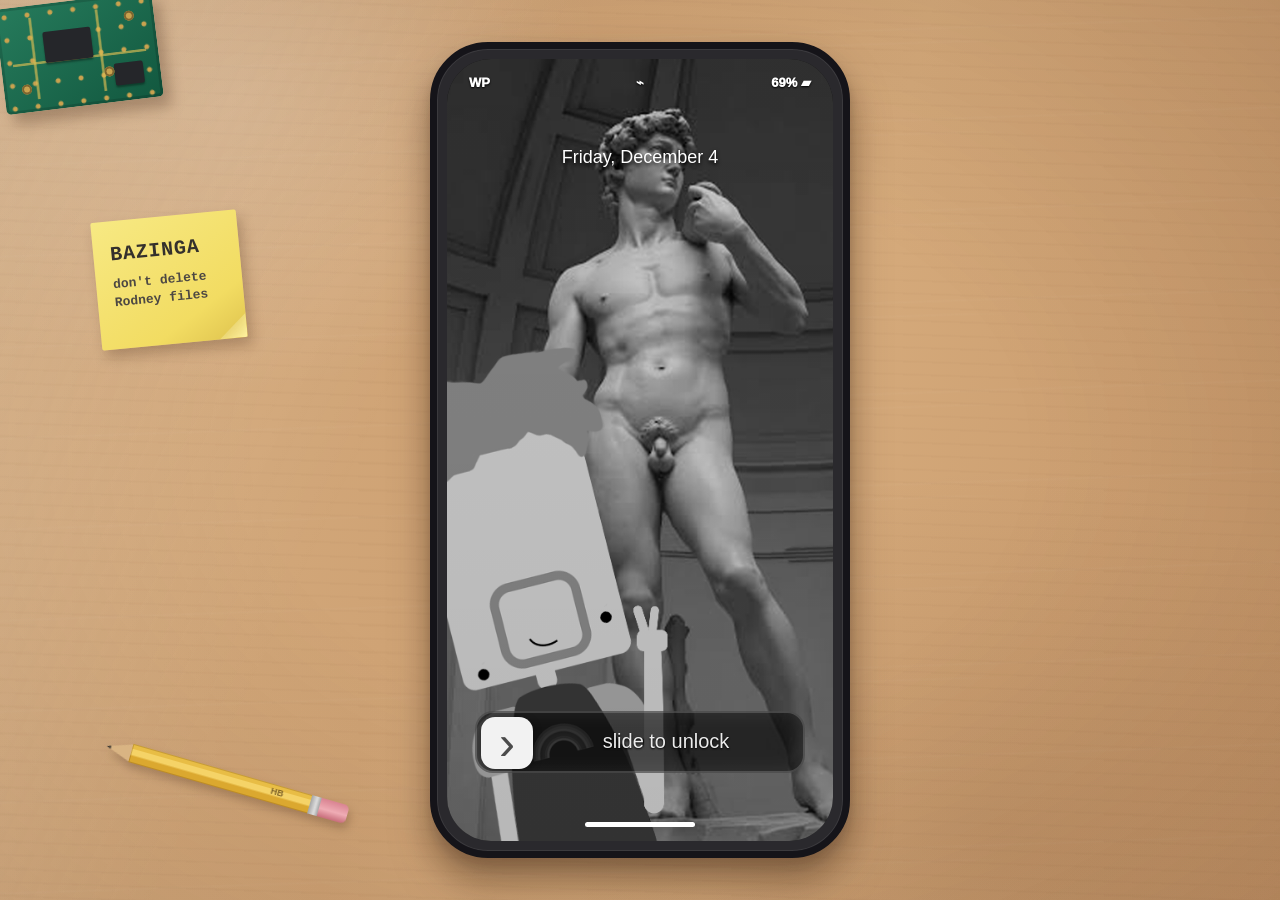
<file: index.html>
<!doctype html>
<html lang="en">
<head>
  <meta charset="utf-8">
  <meta name="viewport" content="width=device-width, initial-scale=1">
  <title>Wind Python</title>
  <meta name="description" content="The Wind Python universe inside a phone.">
  <link rel="stylesheet" href="styles.css">

<style id="global-tabletop-continuity">
html,body{min-height:100%;}
body{

  background-color:#c89b6e;
  background-image:
    radial-gradient(ellipse at 18% 11%, rgba(255,255,255,.16), transparent 26%),
    radial-gradient(ellipse at 78% 92%, rgba(80,39,17,.10), transparent 31%),
    repeating-linear-gradient(2deg,
      rgba(92,47,20,.030) 0px,
      rgba(92,47,20,.030) 1px,
      transparent 2px,
      transparent 13px),
    repeating-linear-gradient(178deg,
      transparent 0px,
      transparent 33px,
      rgba(255,255,255,.026) 34px,
      transparent 36px,
      transparent 77px),
    linear-gradient(104deg,#d9b184 0%,#cfa375 36%,#d5aa7b 62%,#c39467 100%);
  background-size:auto,auto,100% 27px,100% 91px,auto;
  background-position:center;
  background-repeat:no-repeat, no-repeat, repeat, repeat, no-repeat;
  background-attachment:fixed;

}
</style>


  <style id="game-app-icon-fixes">
    .flappy-game-icon,
    .nathaniel-head-app-icon {
      overflow: hidden;
    }

    .flappy-game-icon img {
      width: 88%;
      height: 88%;
      object-fit: contain;
      object-position: center;
      display: block;
      filter: drop-shadow(0 3px 1px rgba(0,0,0,.18));
    }

    .nathaniel-head-app-icon {
      background: #f1c4d4;
    }

    .nathaniel-head-app-icon img {
      width: 91%;
      height: 91%;
      object-fit: contain;
      object-position: center center;
      display: block;
      transform: translateY(3%);
    }
  </style>


<style id="chaseOverlayStyles">
  #chaseAppOverlay{
    position:fixed;
    inset:0;
    z-index:99999;
    display:none;
    background:#050307;
  }
  #chaseAppOverlay.open{display:block}
  #chaseAppFrame{
    width:100%;
    height:100%;
    border:0;
    display:block;
    background:#050307;
  }
</style>


<style id="chaseParentCursorOwnership">
  body.chase-open,
  body.chase-open * {
    cursor:none !important;
  }

  body.chase-open #wp-custom-cursor,
  body.chase-open #customCursor,
  body.chase-open #cursor,
  body.chase-open .custom-cursor,
  body.chase-open .site-cursor,
  body.chase-open .cursor {
    display:none !important;
    opacity:0 !important;
    visibility:hidden !important;
    pointer-events:none !important;
  }
</style>

</head>
<body>
  <main class="stage">
    <div class="desk-items" aria-hidden="true">
      <div class="desk-note">
        <span>BAZINGA</span>
        <small>don't delete<br>Rodney files</small>
      </div>

      <div class="desk-pencil">
        <span class="pencil-tip"></span>
        <span class="pencil-body"></span>
        <span class="pencil-band"></span>
        <span class="pencil-eraser"></span>
      </div>
<div class="desk-pcb">
        <span class="pcb-chip chip-a"></span>
        <span class="pcb-chip chip-b"></span>
        <span class="pcb-line line-a"></span>
        <span class="pcb-line line-b"></span>
        <span class="pcb-node node-a"></span>
        <span class="pcb-node node-b"></span>
        <span class="pcb-node node-c"></span>
      </div>


</div>

    <section class="phone" aria-label="Wind Python phone">
      <div class="phone-screen">

        <!-- LOCK SCREEN -->
        <section class="lock-screen" id="lockScreen" aria-label="Phone lock screen">
          <div class="status-bar light">
            <span class="carrier">WP</span>
            <span>⌁</span>
            <span>69% ▰</span>
          </div>

          <div class="lock-date" id="lockDate">Friday, September 27</div>

          <div class="unlock-wrap">
            <div class="unlock-track" id="unlockTrack">
              <div class="unlock-fill" id="unlockFill"></div>
              <button class="unlock-handle" id="unlockHandle" aria-label="Slide to unlock">›</button>
              <span class="unlock-label">slide to unlock</span>
            </div>
          </div>

          <div class="lock-homebar"></div>
        </section>

        <!-- HOME SCREEN -->
        <section class="home-screen hidden" id="homeScreen" aria-label="Wind Python home screen">
          <div class="status-bar dark">
            <span class="carrier">WP</span>
            <span id="homeTime">9:41</span>
            <span>69% ▰</span>
          </div>

          <div class="home-clock">
            <strong id="homeClock">9:41</strong>
            <span id="homeDate">Friday, September 27</span>
          </div>

          <section class="app-grid" aria-label="Wind Python apps">
            <a class="app-link" href="episodes.html">
              <div class="app-icon episodes-icon">
                <img src="assets/images/bazinga.png" alt="">
                <img src="assets/images/wind-python.png" alt="">
              </div>
              <span class="app-name">EPISODES</span>
            </a>

            <a class="app-link" href="meat-ups.html">
              <div class="app-icon image-icon meatups-icon">
                <img src="assets/images/meat-ups.png" alt="">
              </div>
              <span class="app-name">MEAT UPS</span>
            </a>

            <a class="app-link" href="shop.html">
              <div class="app-icon shop-icon">
                <span class="bag-handle"></span>
                <span class="bag-body">WP</span>
              </div>
              <span class="app-name">SHOP</span>
            </a>

            <a class="app-link" href="game.html?v=20260801-1415">
              <div class="app-icon game-icon flappy-game-icon">
                <img src="assets/images/wind-python-fly-cropped.png" alt="Wind Python flying">
              </div>
              <span class="app-name">WP FLIGHT</span>
            </a>

            <a class="app-link" href="nathaniel-chase.html?v=20260801-1415" data-chase-launcher="true">
              <div class="app-icon image-icon chase-game-icon nathaniel-head-app-icon">
                <img src="assets/images/nathaniel-chase/nathaniel.png" alt="">
              </div>
              <span class="app-name">NATHANIEL<br>CHASE</span>
            </a>

            <a class="app-link" href="fan-mail.html">
              <div class="app-icon mail-icon">
                <span class="envelope"></span>
                <span class="heart">♥</span>
              </div>
              <span class="app-name">FAN MAIL</span>
            </a>

            <a class="app-link" href="world.html">
              <div class="app-icon world-icon">
                <span class="globe">🌎</span>
              </div>
              <span class="app-name">WORLD</span>
            </a>

            <a class="app-link" href="extras.html">
              <div class="app-icon extras-icon">
                <span class="tiny-tv">WP</span>
              </div>
              <span class="app-name">EXTRAS</span>
            </a>

            <a class="app-link" href="about.html">
              <div class="app-icon about-icon">
                <span>★</span>
              </div>
              <span class="app-name">ABOUT WIND<br>PYTHON</span>
            </a>

          </section>

          <nav class="dock" aria-label="Quick links">
            <a href="contact.html" aria-label="Contact">☎</a>
            <a href="fan-mail.html" aria-label="Messages">•••</a>
            <a href="world.html" aria-label="World">⌖</a>
            <a href="extras.html" aria-label="Music and extras">♫</a>
          </nav>

          <div class="home-indicator"></div>
        </section>
      </div>
    </section>
  </main>

  <script src="script.js?v=20260801-1115"></script>
  <script src="cursor.js"></script>

<audio id="chaseLauncherAudio" preload="auto" loop>
  <source src="assets/audio/iwannashow.mp3" type="audio/mpeg">
</audio>





<div id="chaseAppOverlay" aria-hidden="true">
  <iframe
    id="chaseAppFrame"
    title="Nathaniel Chase"
    allow="autoplay"
    src="about:blank"></iframe>
</div>


<script id="chaseLauncherController">
(() => {
  const launchers = document.querySelectorAll('[data-chase-launcher="true"]');
  const audio = document.getElementById('chaseLauncherAudio');
  const overlay = document.getElementById('chaseAppOverlay');
  const frame = document.getElementById('chaseAppFrame');

  if (!launchers.length || !audio || !overlay || !frame) return;

  function stopTitleAudio(){
    audio.pause();
    audio.currentTime = 0;
  }

  function closeChase(){
    stopTitleAudio();
    frame.src = 'about:blank';
    document.body.classList.remove('chase-open');
    overlay.classList.remove('open');
    overlay.setAttribute('aria-hidden', 'true');
  }

  launchers.forEach((launcher) => {
    launcher.addEventListener('click', (event) => {
      event.preventDefault();

      // This starts inside the app-icon click, so mobile browsers permit it.
      audio.currentTime = 0;
      audio.loop = true;
      audio.volume = 0.25;
      audio.play().catch(() => {});

      document.body.classList.add('chase-open');
      overlay.classList.add('open');
      overlay.setAttribute('aria-hidden', 'false');
      frame.src = 'nathaniel-chase.html?embedded=1&v=20260801-1415';
    });
  });

  window.addEventListener('message', (event) => {
    if (event.source !== frame.contentWindow) return;

    if (event.data === 'chase-game-started') {
      stopTitleAudio();
    }

    if (event.data === 'close-chase-app') {
      closeChase();
    }
  });
})();
</script>


<audio id="phoneUnlockClick" preload="auto">
  <source src="assets/audio/unlockphone.mp3">
</audio>


<script id="unlockClickReliabilityFix">
// Fallback audio player; successful-unlock timing is controlled by script.js.
(() => {
  const unlockAudio = document.getElementById("phoneUnlockClick");
  if (!unlockAudio) return;

  unlockAudio.preload = "auto";

  window.playPhoneUnlockClick = function() {
    try {
      unlockAudio.pause();
      unlockAudio.currentTime = 0;
      const p = unlockAudio.play();
      if (p && typeof p.catch === "function") p.catch(() => {});
    } catch (_) {}
  };

  // Re-arm audio after returning to the phone home screen.
  window.addEventListener("pageshow", () => {
    try {
      unlockAudio.pause();
      unlockAudio.currentTime = 0;
      unlockAudio.load();
    } catch (_) {}
  });

  document.addEventListener("visibilitychange", () => {
    if (!document.hidden) {
      try {
        unlockAudio.pause();
        unlockAudio.currentTime = 0;
      } catch (_) {}
    }
  });
})();
</script>
<script id="chaseCursorRestoreGuard">
window.addEventListener("pageshow", () => {
  const overlay = document.getElementById("chaseAppOverlay");
  if (!overlay || !overlay.classList.contains("open")) {
    document.body.classList.remove("chase-open");
  }
});
</script>


<script id="flightReturnMessageBridge">
window.addEventListener("message", (event) => {
  if (!event.data || event.data.type !== "bazinga-close-flight") return;

  const possibleOverlays = [
    document.getElementById("gameAppOverlay"),
    document.getElementById("flightAppOverlay"),
    document.getElementById("chaseAppOverlay"),
    document.querySelector(".app-overlay.open"),
    document.querySelector(".game-overlay.open"),
    document.querySelector("[class*='overlay'].open")
  ].filter(Boolean);

  possibleOverlays.forEach((overlay) => {
    overlay.classList.remove("open", "active");
    overlay.setAttribute("aria-hidden", "true");

    const frame = overlay.querySelector("iframe");
    if (frame) {
      frame.src = "about:blank";
    }
  });

  document.body.classList.remove("chase-open", "game-open", "app-open");

  const parentCursor = document.getElementById("wp-custom-cursor");
  if (parentCursor) {
    parentCursor.style.display = "";
    parentCursor.style.opacity = "1";
    parentCursor.style.visibility = "visible";
  }
});
</script>


<script id="flightReturnDynamicBridge">
window.addEventListener("message", (event) => {
  if (!event.data || event.data.type !== "bazinga-close-flight") return;

  for (const frame of document.querySelectorAll("iframe")) {
    if (frame.contentWindow === event.source) {
      const container =
        frame.closest(".app-overlay, .game-overlay, [id$='Overlay'], [class*='overlay']");

      if (container) {
        container.classList.remove("open", "active", "visible");
        container.setAttribute("aria-hidden", "true");
      }

      frame.src = "about:blank";
      break;
    }
  }
});
</script>

</body>
</html>
</file>
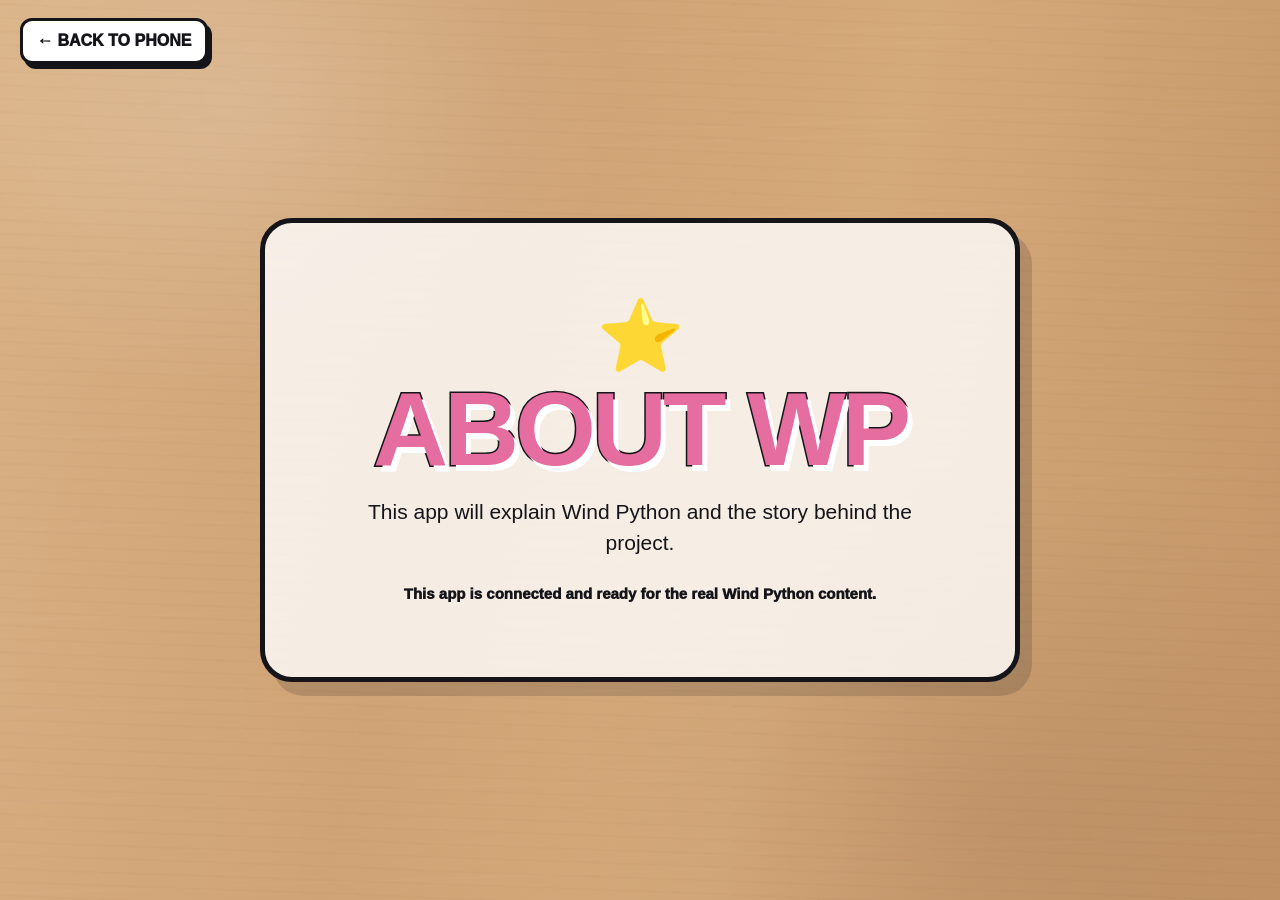
<file: about.html>
<!doctype html>
<html lang="en">
<head>
  <meta charset="utf-8">
  <meta name="viewport" content="width=device-width, initial-scale=1">
  <title>ABOUT WP | Wind Python</title>
  <link rel="stylesheet" href="page.css">
  <link rel="stylesheet" href="styles.css">

<style id="global-tabletop-continuity">
html,body{min-height:100%;}
body{

  background-color:#c89b6e;
  background-image:
    radial-gradient(ellipse at 18% 11%, rgba(255,255,255,.16), transparent 26%),
    radial-gradient(ellipse at 78% 92%, rgba(80,39,17,.10), transparent 31%),
    repeating-linear-gradient(2deg,
      rgba(92,47,20,.030) 0px,
      rgba(92,47,20,.030) 1px,
      transparent 2px,
      transparent 13px),
    repeating-linear-gradient(178deg,
      transparent 0px,
      transparent 33px,
      rgba(255,255,255,.026) 34px,
      transparent 36px,
      transparent 77px),
    linear-gradient(104deg,#d9b184 0%,#cfa375 36%,#d5aa7b 62%,#c39467 100%);
  background-size:auto,auto,100% 27px,100% 91px,auto;
  background-position:center;
  background-repeat:no-repeat, no-repeat, repeat, repeat, no-repeat;
  background-attachment:fixed;

}
</style>

</head>
<body>
  <main class="page">
    <a class="back" href="index.html">← BACK TO PHONE</a>
    <section class="panel">
      <div class="icon">⭐</div>
      <h1>ABOUT WP</h1>
      <p>This app will explain Wind Python and the story behind the project.</p>
      <p class="note">This app is connected and ready for the real Wind Python content.</p>
    </section>
  </main>
  <script src="cursor.js"></script>
</body>
</html>
</file>
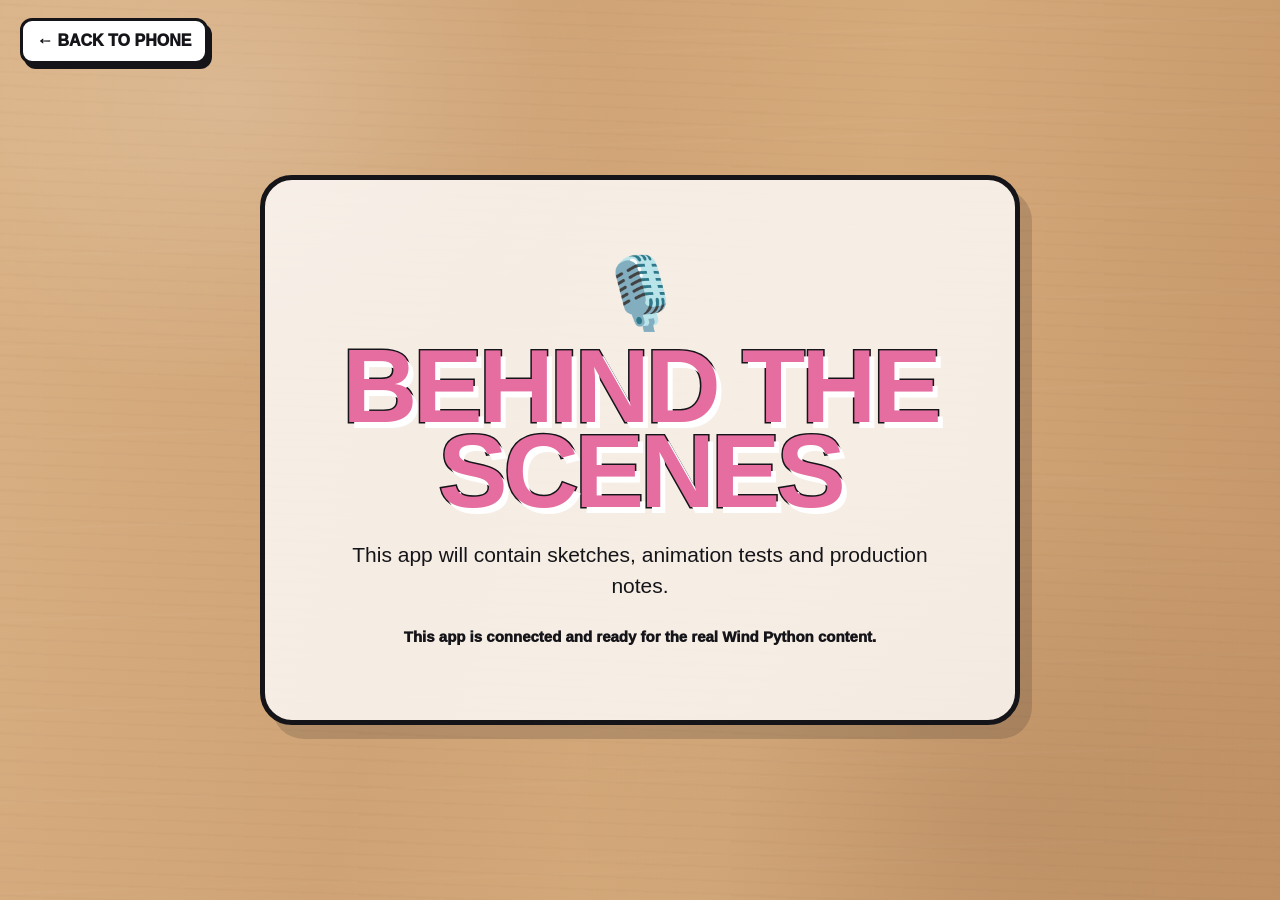
<file: behind-the-scenes.html>
<!doctype html>
<html lang="en">
<head>
  <meta charset="utf-8">
  <meta name="viewport" content="width=device-width, initial-scale=1">
  <title>BEHIND THE SCENES | Wind Python</title>
  <link rel="stylesheet" href="page.css">
  <link rel="stylesheet" href="styles.css">

<style id="global-tabletop-continuity">
html,body{min-height:100%;}
body{

  background-color:#c89b6e;
  background-image:
    radial-gradient(ellipse at 18% 11%, rgba(255,255,255,.16), transparent 26%),
    radial-gradient(ellipse at 78% 92%, rgba(80,39,17,.10), transparent 31%),
    repeating-linear-gradient(2deg,
      rgba(92,47,20,.030) 0px,
      rgba(92,47,20,.030) 1px,
      transparent 2px,
      transparent 13px),
    repeating-linear-gradient(178deg,
      transparent 0px,
      transparent 33px,
      rgba(255,255,255,.026) 34px,
      transparent 36px,
      transparent 77px),
    linear-gradient(104deg,#d9b184 0%,#cfa375 36%,#d5aa7b 62%,#c39467 100%);
  background-size:auto,auto,100% 27px,100% 91px,auto;
  background-position:center;
  background-repeat:no-repeat, no-repeat, repeat, repeat, no-repeat;
  background-attachment:fixed;

}
</style>

</head>
<body>
  <main class="page">
    <a class="back" href="index.html">← BACK TO PHONE</a>
    <section class="panel">
      <div class="icon">🎙️</div>
      <h1>BEHIND THE SCENES</h1>
      <p>This app will contain sketches, animation tests and production notes.</p>
      <p class="note">This app is connected and ready for the real Wind Python content.</p>
    </section>
  </main>
  <script src="cursor.js"></script>
</body>
</html>
</file>
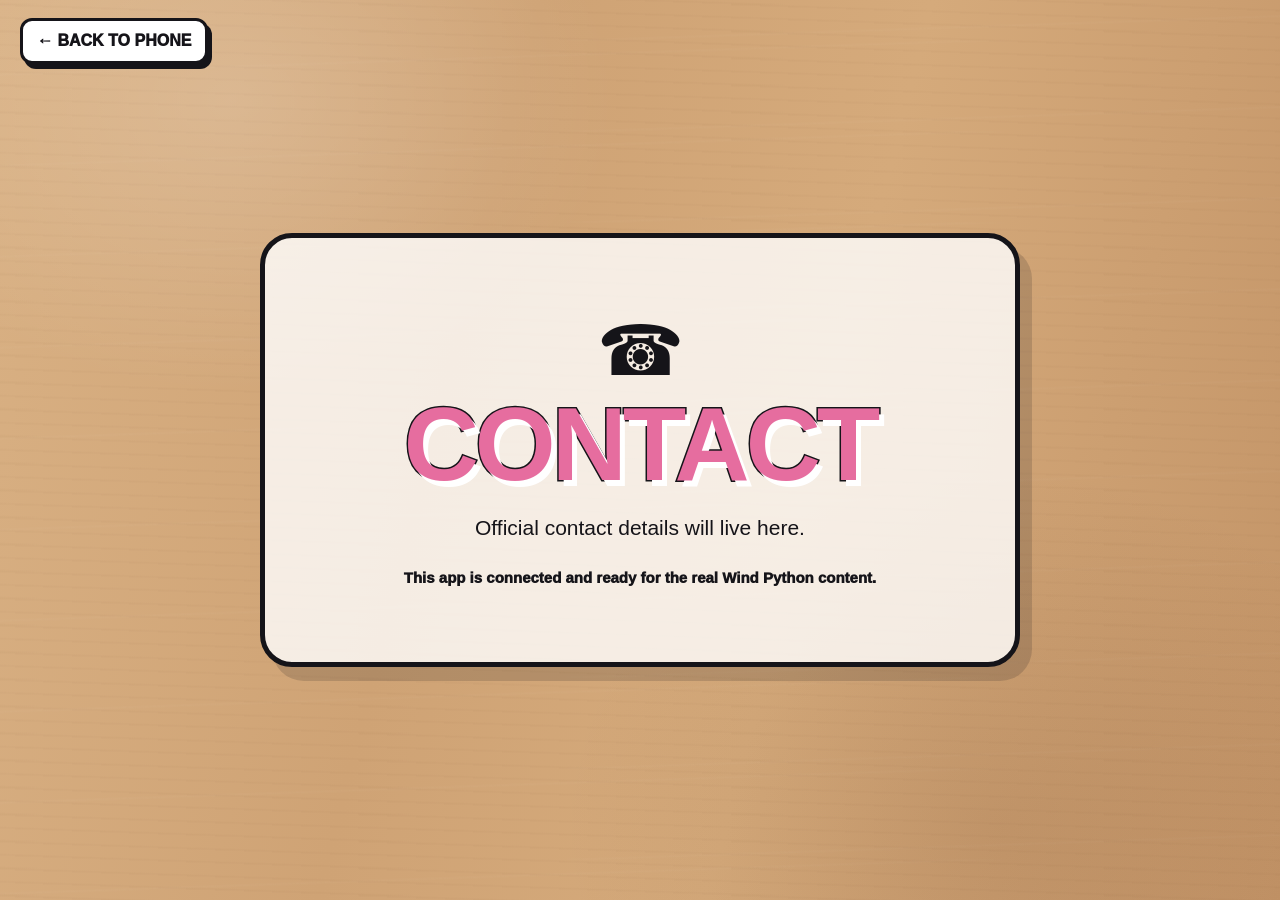
<file: contact.html>
<!doctype html>
<html lang="en">
<head>
  <meta charset="utf-8">
  <meta name="viewport" content="width=device-width, initial-scale=1">
  <title>CONTACT | Wind Python</title>
  <link rel="stylesheet" href="page.css">
  <link rel="stylesheet" href="styles.css">

<style id="global-tabletop-continuity">
html,body{min-height:100%;}
body{

  background-color:#c89b6e;
  background-image:
    radial-gradient(ellipse at 18% 11%, rgba(255,255,255,.16), transparent 26%),
    radial-gradient(ellipse at 78% 92%, rgba(80,39,17,.10), transparent 31%),
    repeating-linear-gradient(2deg,
      rgba(92,47,20,.030) 0px,
      rgba(92,47,20,.030) 1px,
      transparent 2px,
      transparent 13px),
    repeating-linear-gradient(178deg,
      transparent 0px,
      transparent 33px,
      rgba(255,255,255,.026) 34px,
      transparent 36px,
      transparent 77px),
    linear-gradient(104deg,#d9b184 0%,#cfa375 36%,#d5aa7b 62%,#c39467 100%);
  background-size:auto,auto,100% 27px,100% 91px,auto;
  background-position:center;
  background-repeat:no-repeat, no-repeat, repeat, repeat, no-repeat;
  background-attachment:fixed;

}
</style>

</head>
<body>
  <main class="page">
    <a class="back" href="index.html">← BACK TO PHONE</a>
    <section class="panel">
      <div class="icon">☎</div>
      <h1>CONTACT</h1>
      <p>Official contact details will live here.</p>
      <p class="note">This app is connected and ready for the real Wind Python content.</p>
    </section>
  </main>
  <script src="cursor.js"></script>
</body>
</html>
</file>
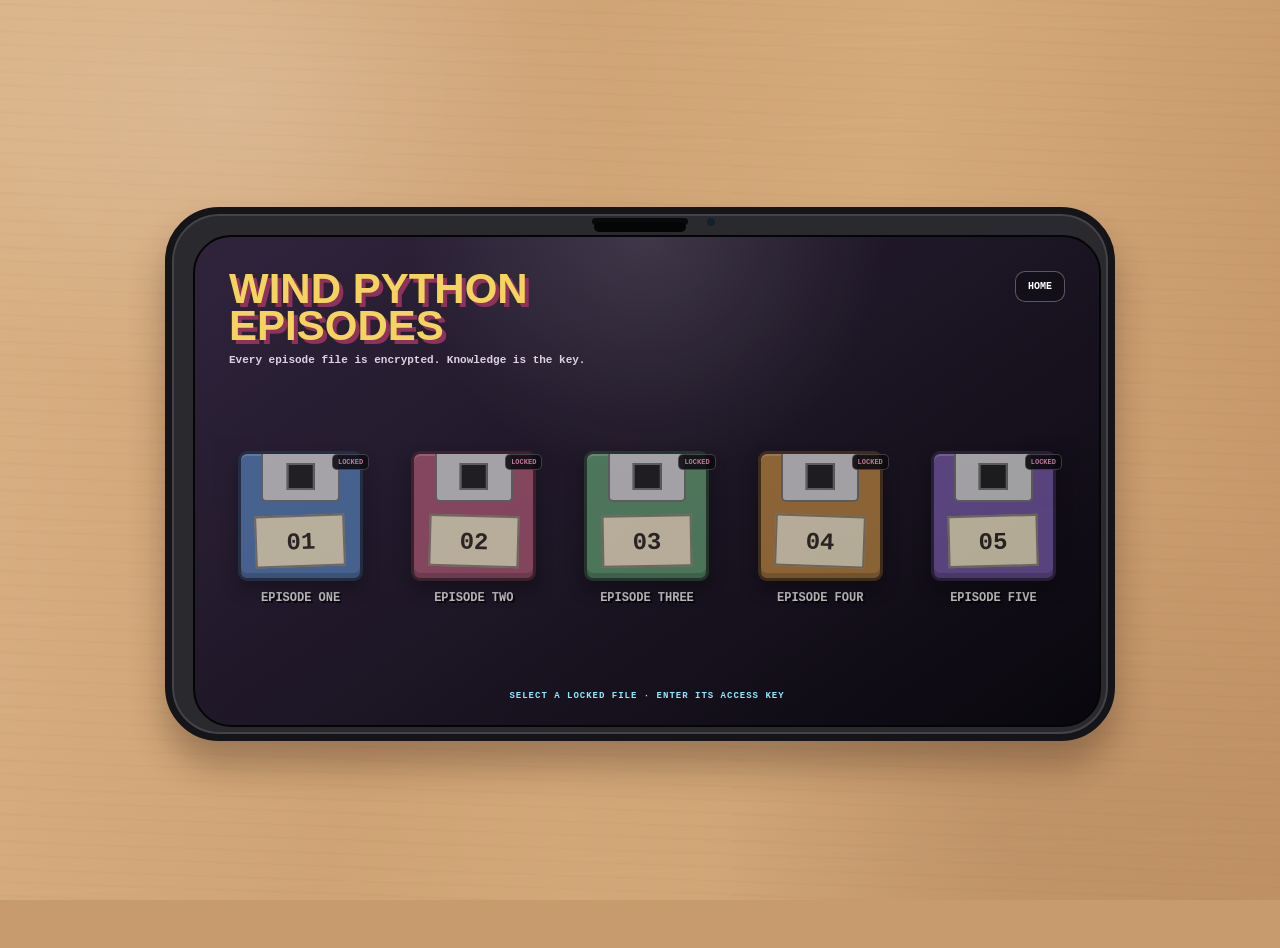
<file: episodes.html>
<!doctype html>
<html lang="en">
<head>
<meta charset="utf-8">
<meta name="viewport" content="width=device-width,initial-scale=1">
<title>Wind Python Episodes</title>
<link rel="stylesheet" href="styles.css">
<style>
*{box-sizing:border-box}
html,body{margin:0;min-height:100%}
body{
  
  background-color:#c89b6e;
  background-image:
    radial-gradient(ellipse at 18% 11%, rgba(255,255,255,.16), transparent 26%),
    radial-gradient(ellipse at 78% 92%, rgba(80,39,17,.10), transparent 31%),
    repeating-linear-gradient(2deg,
      rgba(92,47,20,.030) 0px,
      rgba(92,47,20,.030) 1px,
      transparent 2px,
      transparent 13px),
    repeating-linear-gradient(178deg,
      transparent 0px,
      transparent 33px,
      rgba(255,255,255,.026) 34px,
      transparent 36px,
      transparent 77px),
    linear-gradient(104deg,#d9b184 0%,#cfa375 36%,#d5aa7b 62%,#c39467 100%);
  background-size:auto,auto,100% 27px,100% 91px,auto;
  background-position:center;
  background-repeat:no-repeat, no-repeat, repeat, repeat, no-repeat;
  background-attachment:fixed;

  display:grid;
  place-items:center;
  padding:24px;
  overflow:hidden;
  font-family:"Trebuchet MS",Arial,sans-serif;
}
.episode-stage{
  width:100%;
  min-height:100vh;
  display:grid;
  place-items:center;
  position:relative;
}
.landscape-phone{
  width:min(950px,92vw);
  aspect-ratio:16/9;
  position:relative;
  padding:14px;
  border:7px solid #151419;
  border-radius:54px;
  background:#2a292d;
  box-shadow:0 24px 35px rgba(48,24,12,.32),inset 0 0 0 2px #45434a;
}
.landscape-screen{
  width:100%;height:100%;
  position:relative;
  overflow:hidden;
  border-radius:38px;
  background:
    radial-gradient(circle at 50% 0%,rgba(255,255,255,.12),transparent 36%),
    linear-gradient(145deg,#30243d,#16111d 68%,#09070d);
  border:2px solid #050505;
}
.phone-speaker{
  position:absolute;left:50%;top:4px;transform:translateX(-50%);
  width:96px;height:7px;border-radius:8px;background:#090909;z-index:9;
}
.phone-camera{
  position:absolute;left:calc(50% + 67px);top:4px;
  width:8px;height:8px;border-radius:50%;background:#10232b;z-index:9;
}
.desktop{
  height:100%;
  padding:34px 34px 24px;
  display:grid;
  grid-template-rows:auto 1fr auto;
  gap:18px;
}
.topbar{display:flex;justify-content:space-between;align-items:flex-start;gap:20px}
h1{margin:0;color:#f4d35e;font-size:clamp(25px,4vw,42px);line-height:.88;text-shadow:4px 4px #8d315d}
.subtitle{margin:9px 0 0;color:#ddd3e2;font:700 11px "Courier New",monospace}
.home{color:white;text-decoration:none;font:900 10px "Courier New",monospace;border:1px solid rgba(255,255,255,.3);border-radius:10px;padding:9px 12px;background:rgba(0,0,0,.25)}
.apps{
  align-self:center;
  display:grid;
  grid-template-columns:repeat(5,minmax(90px,1fr));
  gap:clamp(12px,2.5vw,30px);
}
.episode-app{appearance:none;border:0;background:none;color:white;padding:0;cursor:none;font:inherit;text-align:center}
.floppy{
  display:block;
  --disk:#557db4;--tilt:-2deg;
  width:clamp(82px,11vw,125px);
  aspect-ratio:1/1.04;
  margin:0 auto 10px;
  position:relative;
  border-radius:9px;
  background:var(--disk);
  border:3px solid rgba(0,0,0,.58);
  box-shadow:0 9px 16px rgba(0,0,0,.36),inset 0 2px rgba(255,255,255,.22),inset 0 -5px rgba(0,0,0,.18);
  transition:transform .13s ease,filter .13s ease;
}
.floppy:before{
  content:"";position:absolute;left:17%;right:17%;top:0;height:37%;
  background:#d7d7d7;border:2px solid rgba(0,0,0,.45);border-top:0;border-radius:0 0 5px 5px;
}
.floppy:after{
  content:"";position:absolute;left:12%;right:12%;bottom:9%;height:39%;
  background:#f2e7c7;border:2px solid rgba(0,0,0,.42);transform:rotate(var(--tilt));
}
.window{display:block;position:absolute;z-index:2;top:7%;left:50%;transform:translateX(-50%);width:24%;height:22%;background:#202020;border:2px solid #777}
.num{display:block;position:absolute;z-index:3;left:50%;bottom:18%;transform:translateX(-50%) rotate(var(--tilt));color:#302a23;font:900 clamp(14px,2vw,24px) "Courier New",monospace}
.label{display:block;font:900 clamp(8px,1.1vw,12px) "Courier New",monospace;text-transform:uppercase;text-shadow:2px 2px #000}
.episode-app:hover .floppy{transform:translateY(-5px) scale(1.04);filter:brightness(1.08)}
.episode-app:active .floppy{transform:scale(.94)}
.ep2 .floppy{--disk:#aa5872;--tilt:1.5deg}.ep3 .floppy{--disk:#5f9a70;--tilt:-1deg}.ep4 .floppy{--disk:#b8833f;--tilt:2deg}.ep5 .floppy{--disk:#7458a4;--tilt:-1.5deg}
.hint{text-align:center;color:#92e8ff;font:900 9px "Courier New",monospace;letter-spacing:1px}
.viewer{position:absolute;inset:0;z-index:20;padding:22px;display:grid;grid-template-rows:auto 1fr auto;gap:11px;background:#050505;animation:open .2s ease}
.viewer.hidden{display:none}
@keyframes open{from{opacity:0;transform:scale(.985)}to{opacity:1;transform:scale(1)}}
.viewer-top{display:flex;align-items:center;justify-content:space-between}
.viewer-title{color:#f4d35e;font:900 14px "Courier New",monospace}
.close{appearance:none;border:1px solid rgba(255,255,255,.3);border-radius:9px;background:#1b171e;color:white;padding:8px 11px;font:900 10px "Courier New",monospace;cursor:none}
.video{display:grid;place-items:center;min-height:0;border-radius:14px;border:2px solid #28232c;background:repeating-linear-gradient(0deg,rgba(255,255,255,.018) 0,rgba(255,255,255,.018) 1px,transparent 1px,transparent 3px),#020202;box-shadow:inset 0 0 42px #000;overflow:hidden}
.placeholder{text-align:center;padding:20px}
.big-num{display:block;color:#f4d35e;font:900 clamp(60px,10vw,115px) "Courier New",monospace;line-height:.8;text-shadow:6px 6px #8d315d}
.ep-title{display:block;margin-top:20px;color:white;font:900 clamp(16px,2.5vw,28px) "Courier New",monospace;letter-spacing:2px}
.coming{display:block;margin-top:10px;color:#85ecff;font:900 10px "Courier New",monospace}
.viewer-foot{display:flex;justify-content:space-between;color:#908a96;font:900 9px "Courier New",monospace}
@media(max-width:700px){
 body{padding:8px}
 .landscape-phone{width:99vw;padding:9px;border-width:5px;border-radius:28px}
 .landscape-screen{border-radius:18px}
 .desktop{padding:25px 14px 14px;gap:8px}
 .subtitle,.hint{display:none}
 .apps{gap:6px}
 .floppy{width:min(78px,16vw);border-width:2px}
 .home{padding:7px 8px;font-size:8px}
}

.episode-runtime{position:absolute;inset:0;z-index:80;display:none;padding:22px;background:linear-gradient(145deg,#1b1721,#08070b 75%);overflow:hidden}
.episode-runtime.active{display:grid}
.runtime-panel{width:100%;height:100%;min-height:0;display:grid;grid-template-rows:auto 1fr auto;gap:12px;border:2px solid rgba(130,231,255,.25);border-radius:18px;padding:16px;background:#0b0e12;box-shadow:inset 0 0 40px rgba(0,0,0,.8);overflow:hidden}
.runtime-header,.runtime-footer{position:relative;z-index:30;display:flex;align-items:center;justify-content:space-between;gap:14px;color:#91e7ff;font:900 10px "Courier New",monospace;letter-spacing:1px}
.runtime-back{position:relative;z-index:50;min-width:190px;border:1px solid rgba(255,255,255,.3);border-radius:8px;padding:12px 16px;background:#17131b;color:#fff;font:900 9px "Courier New",monospace;cursor:none}
.runtime-stage{position:relative;min-height:0;display:grid;place-items:center;overflow:hidden;border:2px solid rgba(255,255,255,.13);border-radius:13px;background:#020304}
.file-loader{width:min(520px,88%);display:grid;gap:16px;color:#d7f8ff;font:900 12px "Courier New",monospace}
.loader-title{color:#f5d76e;font-size:clamp(18px,3vw,28px);letter-spacing:2px}
.loader-file{color:#ff9ec8}.loader-status{min-height:18px;color:#91e7ff}
.loader-track{width:100%;height:18px;padding:3px;border:2px solid #91e7ff;background:#071015}
.loader-fill{width:0;height:100%;background:repeating-linear-gradient(90deg,#91e7ff 0 12px,#d8f8ff 12px 18px);transition:width .28s steps(6,end)}
.loader-percent{color:#f5d76e;text-align:right}
.crt-flash{position:absolute;inset:0;z-index:5;pointer-events:none;opacity:0;background:#fff}
.crt-flash.go{animation:crtFlash .55s steps(3,end)}
@keyframes crtFlash{0%{opacity:0;transform:scaleY(1)}15%{opacity:.95;transform:scaleY(.03)}35%{opacity:.18;transform:scaleY(1)}58%{opacity:.65;transform:scaleY(.08)}100%{opacity:0;transform:scaleY(1)}}
.youtube-shell{position:absolute;inset:0;z-index:10;display:none;background:#000}.youtube-shell.active{display:block}
.youtube-shell iframe{width:100%;height:100%;border:0;display:block}
.locked-episode{position:relative;opacity:.62}.locked-episode::after{content:"LOCKED";position:absolute;right:3px;top:3px;padding:3px 5px;border:1px solid rgba(255,255,255,.25);border-radius:5px;background:rgba(8,7,11,.82);color:#ff9ec8;font:900 7px "Courier New",monospace}

</style>

<style id="episodePasswordUnlockStyles">
  .episode-app{position:relative;opacity:.72}
  .episode-app::after{
    content:"LOCKED";
    position:absolute;right:3px;top:3px;padding:3px 5px;
    border:1px solid rgba(255,255,255,.28);border-radius:5px;
    background:rgba(8,7,11,.9);color:#ff9ec8;
    font:900 7px "Courier New",monospace
  }
  .password-gate{
    position:absolute;inset:0;z-index:110;display:grid;place-items:center;
    padding:22px;background:rgba(4,4,7,.9)
  }
  .password-gate.hidden{display:none}
  .password-terminal{
    width:min(540px,92%);padding:22px;border:2px solid #92e8ff;border-radius:16px;
    background:#090b10;box-shadow:inset 0 0 34px rgba(0,0,0,.9),0 0 28px rgba(146,232,255,.18);
    color:#fff;text-align:left;font-family:"Courier New",monospace
  }
  .password-terminal .terminal-kicker{color:#92e8ff;font-weight:900;letter-spacing:2px;font-size:12px}
  .password-terminal h2{margin:8px 0 4px;font-size:clamp(24px,4vw,42px)}
  .password-terminal .status{color:#ff9ec8;font-weight:900;letter-spacing:1px}
  .password-terminal p{margin:18px 0 6px}
  .password-terminal input{
    width:100%;margin:6px auto 9px;padding:13px 14px;
    border:2px solid #ffe46b;border-radius:8px;background:#030304;color:#ffe46b;
    text-transform:uppercase;font:900 clamp(18px,3vw,28px) "Courier New",monospace;
    outline:none;cursor:text
  }
  .password-actions{display:flex;gap:10px;flex-wrap:wrap;margin-top:8px}
  .password-actions button{
    padding:10px 15px;border:2px solid #fff;border-radius:8px;
    background:#ef5f9a;color:white;font:900 12px "Courier New",monospace;cursor:none
  }
  .password-actions .cancel{background:#25232a}
  #passwordMessage{min-height:46px;margin-top:12px;color:#ff9ec8;font-weight:900;white-space:pre-line}
  #passwordMessage.success{color:#83ffae}
</style>


<style id="episodeUnlockV74Polish">
  .password-terminal{
    position:relative;
    overflow:hidden;
  }

  .password-terminal::before{
    content:"";
    position:absolute;
    inset:0;
    pointer-events:none;
    opacity:.16;
    background:
      repeating-linear-gradient(
        to bottom,
        transparent 0,
        transparent 3px,
        rgba(255,255,255,.08) 4px
      );
  }

  .password-terminal::after{
    content:"";
    position:absolute;
    inset:-30%;
    pointer-events:none;
    background:linear-gradient(
      90deg,
      transparent 0 46%,
      rgba(146,232,255,.08) 50%,
      transparent 54% 100%
    );
    animation:terminalSweep 5s linear infinite;
  }

  @keyframes terminalSweep{
    from{transform:translateX(-35%)}
    to{transform:translateX(35%)}
  }

  #episodePasswordInput{
    caret-color:#92e8ff;
  }

  #episodePasswordInput:focus{
    box-shadow:0 0 0 2px rgba(146,232,255,.22),0 0 18px rgba(146,232,255,.18);
  }

  .runtime-local-note{
    position:absolute;
    inset:0;
    z-index:18;
    display:none;
    place-items:center;
    padding:24px;
    background:#050505;
    color:#fff;
    text-align:center;
    font:900 14px "Courier New",monospace;
  }

  .runtime-local-note.active{display:grid}

  .runtime-local-note div{
    width:min(500px,90%);
    padding:20px;
    border:2px solid #92e8ff;
    border-radius:14px;
    background:#0b0e12;
  }

  .runtime-local-note strong{
    display:block;
    margin-bottom:10px;
    color:#ff9ec8;
    font-size:18px;
  }
</style>

</head>
<body>
<main class="episode-stage">
<section class="landscape-phone" aria-label="Wind Python landscape phone">
<div class="phone-speaker"></div><div class="phone-camera"></div>
<div class="landscape-screen">
<div class="desktop">
<header class="topbar">
<div><h1>WIND PYTHON<br>EPISODES</h1><p class="subtitle">Every episode file is encrypted. Knowledge is the key.</p></div>
<a class="home" href="index.html">HOME</a>
</header>
<div class="apps">
<button class="episode-app ep1" data-episode="1" data-title="Waiting Room"><span class="floppy"><span class="window"></span><span class="num">01</span></span><span class="label">Episode One</span></button><button class="episode-app ep2" data-episode="2" data-title="Episode Two"><span class="floppy"><span class="window"></span><span class="num">02</span></span><span class="label">Episode Two</span></button><button class="episode-app ep3" data-episode="3" data-title="Episode Three"><span class="floppy"><span class="window"></span><span class="num">03</span></span><span class="label">Episode Three</span></button><button class="episode-app ep4" data-episode="4" data-title="Episode Four"><span class="floppy"><span class="window"></span><span class="num">04</span></span><span class="label">Episode Four</span></button><button class="episode-app ep5" data-episode="5" data-title="Episode Five"><span class="floppy"><span class="window"></span><span class="num">05</span></span><span class="label">Episode Five</span></button>
</div>
<div class="hint">SELECT A LOCKED FILE · ENTER ITS ACCESS KEY</div>
</div>

<div id="episodePasswordGate" class="password-gate hidden" aria-hidden="true">
  <form id="episodePasswordForm" class="password-terminal">
    <div class="terminal-kicker">BAZINGAOS // ENCRYPTED ARCHIVE TERMINAL</div>
    <h2 id="passwordEpisodeTitle">EPISODE FILE 01</h2>
    <div class="status">STATUS: LOCKED</div>
    <p>ENTER ACCESS KEY</p>
    <input id="episodePasswordInput" type="text" autocomplete="off" spellcheck="false" aria-label="Episode access key">
    <div class="password-actions">
      <button type="submit">UNLOCK</button>
      <button id="passwordCancel" class="cancel" type="button">CANCEL</button>
    </div>
    <div id="passwordMessage" aria-live="polite"></div>
  </form>
</div>

<section class="viewer hidden" id="viewer">
<div class="viewer-top"><div class="viewer-title" id="viewerTitle">EPISODE</div><button class="close" id="close">CLOSE</button></div>
<div class="video" id="video"></div>
<div class="viewer-foot"><span>BAZINGAOS MEDIA PLAYER</span><span>PLACEHOLDER FILE</span></div>
</section>
</div>
</section>
</main>
<script src="script.js"></script>
<script src="cursor.js"></script>


<div id="episodeRuntime" class="episode-runtime" aria-hidden="true">
  <div class="runtime-panel">
    <div class="runtime-header"><span>BAZINGAOS // EPISODE ARCHIVE</span><button id="runtimeBack" class="runtime-back">◄ BACK TO EPISODES</button></div>
    <div class="runtime-stage">
      <div id="fileLoader" class="file-loader">
        <div id="loaderTitle" class="loader-title">FILE FOUND</div>
        <div id="loaderFile" class="loader-file">A:\\EPISODE01.DAT</div>
        <div id="loaderStatus" class="loader-status">Preparing file...</div>
        <div class="loader-track"><div id="loaderFill" class="loader-fill"></div></div>
        <div id="loaderPercent" class="loader-percent">0%</div>
      </div>
      <div id="crtFlash" class="crt-flash"></div>
      
      <div id="runtimeLocalNote" class="runtime-local-note">
        <div>
          <strong>VIDEO STREAM BLOCKED</strong>
          This episode may not load when the website is opened directly as a local file.
          Upload the build to GitHub Pages or run it through a local web server.
        </div>
      </div>

      <div id="runtimePlaceholder" class="runtime-local-note">
        <div>
          <strong id="placeholderTitle">EPISODE FILE READY</strong>
          <span id="placeholderText">VIDEO PLACEHOLDER · COMING SOON</span>
        </div>
      </div>
      <div id="youtubeShell" class="youtube-shell">
        <iframe id="waitingRoomFrame" title="Wind Python - Waiting Room" src="" allow="autoplay; encrypted-media; picture-in-picture; fullscreen" allowfullscreen></iframe>
      </div>
    </div>
    <div class="runtime-footer"><span id="runtimeEpisodeLabel">EPISODE 01</span><span id="runtimeSourceLabel">REMOTE VIDEO STREAM</span></div>
  </div>
</div>


<script id="episodeAccessController">
document.addEventListener("DOMContentLoaded",()=>{
  const EPISODES = {
    "1": {
      code: "GINGER PUBES",
      title: "WAITING ROOM",
      file: "A:\\EPISODE01.DAT",
      video: "https://www.youtube-nocookie.com/embed/Sq9yKgY1V_w?autoplay=1&rel=0&modestbranding=1&playsinline=1"
    },
    "2": {
      code: "FART MOUTH",
      title: "EPISODE TWO",
      file: "A:\\EPISODE02.DAT",
      video: ""
    },
    "3": { code: "", title: "EPISODE THREE", file: "A:\\EPISODE03.DAT", video: "" },
    "4": { code: "", title: "EPISODE FOUR", file: "A:\\EPISODE04.DAT", video: "" },
    "5": { code: "", title: "EPISODE FIVE", file: "A:\\EPISODE05.DAT", video: "" }
  };

  // In-memory only. Reloading, leaving, or closing the page locks everything again.
  const unlockedThisVisit = new Set();

  const apps = [...document.querySelectorAll(".episode-app")];
  const gate = document.getElementById("episodePasswordGate");
  const form = document.getElementById("episodePasswordForm");
  const input = document.getElementById("episodePasswordInput");
  const cancel = document.getElementById("passwordCancel");
  const message = document.getElementById("passwordMessage");
  const passwordEpisodeTitle = document.getElementById("passwordEpisodeTitle");

  const runtime = document.getElementById("episodeRuntime");
  const runtimeBack = document.getElementById("runtimeBack");
  const loader = document.getElementById("fileLoader");
  const loaderTitle = document.getElementById("loaderTitle");
  const loaderFile = document.getElementById("loaderFile");
  const loaderFill = document.getElementById("loaderFill");
  const loaderPercent = document.getElementById("loaderPercent");
  const loaderStatus = document.getElementById("loaderStatus");
  const crtFlash = document.getElementById("crtFlash");
  const youtubeShell = document.getElementById("youtubeShell");
  const frame = document.getElementById("waitingRoomFrame");
  const localNote = document.getElementById("runtimeLocalNote");
  const runtimePlaceholder = document.getElementById("runtimePlaceholder");
  const placeholderTitle = document.getElementById("placeholderTitle");
  const placeholderText = document.getElementById("placeholderText");
  const runtimeEpisodeLabel = document.getElementById("runtimeEpisodeLabel");
  const runtimeSourceLabel = document.getElementById("runtimeSourceLabel");

  let selectedEpisode = "1";
  let timer = null;
  let verifyTimer = null;

  function normalize(value){
    return value.trim().replace(/\s+/g,"").toUpperCase();
  }

  function episodeNumber(episode){
    return String(episode).padStart(2,"0");
  }

  function openGate(episode){
    selectedEpisode = episode;
    input.value = "";
    message.textContent = "";
    message.className = "";
    passwordEpisodeTitle.textContent = "ACCESS FILE " + episodeNumber(episode);
    gate.classList.remove("hidden");
    gate.setAttribute("aria-hidden","false");
    setTimeout(()=>input.focus(),60);
  }

  function closeGate(){
    clearTimeout(verifyTimer);
    gate.classList.add("hidden");
    gate.setAttribute("aria-hidden","true");
    input.blur();
  }

  function resetRuntime(){
    clearInterval(timer);
    loader.style.display = "grid";
    loaderTitle.textContent = "FILE FOUND";
    loaderFill.style.width = "0%";
    loaderPercent.textContent = "0%";
    loaderStatus.textContent = "Preparing file...";
    crtFlash.classList.remove("go");
    youtubeShell.classList.remove("active");
    runtimePlaceholder.classList.remove("active");
    localNote.classList.remove("active");
    frame.src = "";
  }

  function closeRuntime(){
    clearInterval(timer);
    frame.src = "";
    crtFlash.classList.add("go");
    setTimeout(()=>{
      resetRuntime();
      runtime.classList.remove("active");
      runtime.setAttribute("aria-hidden","true");
    },260);
  }

  function revealEpisode(episode){
    const data = EPISODES[episode];

    if(data.video){
      if(window.location.protocol === "file:"){
        localNote.classList.add("active");
      }else{
        youtubeShell.classList.add("active");
        frame.src = data.video;
      }
    }else{
      placeholderTitle.textContent = data.title;
      placeholderText.textContent = "ACCESS GRANTED · VIDEO FILE COMING SOON";
      runtimePlaceholder.classList.add("active");
    }
  }

  function openRuntime(episode){
    const data = EPISODES[episode];
    resetRuntime();

    loaderFile.textContent = data.file;
    runtimeEpisodeLabel.textContent = "EPISODE " + episodeNumber(episode);
    runtimeSourceLabel.textContent = data.video ? "REMOTE VIDEO STREAM" : "ARCHIVE PLACEHOLDER";

    runtime.classList.add("active");
    runtime.setAttribute("aria-hidden","false");

    const stages = [
      [12,"READING FLOPPY INDEX..."],
      [28,"VERIFYING ACCESS HEADER..."],
      [46,"MATCH FOUND..."],
      [64,"MOUNTING FLOPPY..."],
      [82,"READING " + data.file + "..."],
      [100,"OPENING EPISODE FILE..."]
    ];

    let step = 0;
    timer = setInterval(()=>{
      const stage = stages[step];
      loaderFill.style.width = stage[0] + "%";
      loaderPercent.textContent = stage[0] + "%";
      loaderStatus.textContent = stage[1];
      step++;

      if(step >= stages.length){
        clearInterval(timer);
        setTimeout(()=>{
          crtFlash.classList.add("go");
          setTimeout(()=>{
            loader.style.display = "none";
            revealEpisode(episode);
          },420);
        },300);
      }
    },360);
  }

  apps.forEach(app=>{
    app.classList.add("is-locked");

    app.addEventListener("click",event=>{
      event.preventDefault();
      event.stopImmediatePropagation();

      const episode = app.dataset.episode;

      if(unlockedThisVisit.has(episode)){
        openRuntime(episode);
      }else{
        openGate(episode);
      }
    },true);
  });

  form.addEventListener("submit",event=>{
    event.preventDefault();

    const data = EPISODES[selectedEpisode];
    const entered = normalize(input.value);
    const required = normalize(data.code);

    if(!required){
      message.textContent =
        "ACCESS DENIED\nNO VALID KEY HAS BEEN ISSUED FOR THIS FILE";
      message.className = "";
      input.select();
      return;
    }

    if(entered !== required){
      message.textContent =
        "ACCESS DENIED\nUNKNOWN ACCESS KEY";
      message.className = "";
      input.select();
      return;
    }

    input.disabled = true;
    message.className = "success";
    message.textContent = "VERIFYING...";

    verifyTimer = setTimeout(()=>{
      message.textContent = "MATCH FOUND";
      verifyTimer = setTimeout(()=>{
        message.textContent =
          "ACCESS GRANTED\nMOUNTING FLOPPY...";
        unlockedThisVisit.add(selectedEpisode);

        verifyTimer = setTimeout(()=>{
          input.disabled = false;
          const episodeToOpen = selectedEpisode;
          closeGate();
          openRuntime(episodeToOpen);
        },650);
      },500);
    },500);
  });

  cancel.addEventListener("click",()=>{
    input.disabled = false;
    closeGate();
  });

  runtimeBack.addEventListener("click",closeRuntime);

  document.addEventListener("keydown",event=>{
    if(event.key !== "Escape") return;

    if(!gate.classList.contains("hidden")){
      input.disabled = false;
      closeGate();
    }else if(runtime.classList.contains("active")){
      closeRuntime();
    }
  });
});
</script>

</body>
</html>
</file>
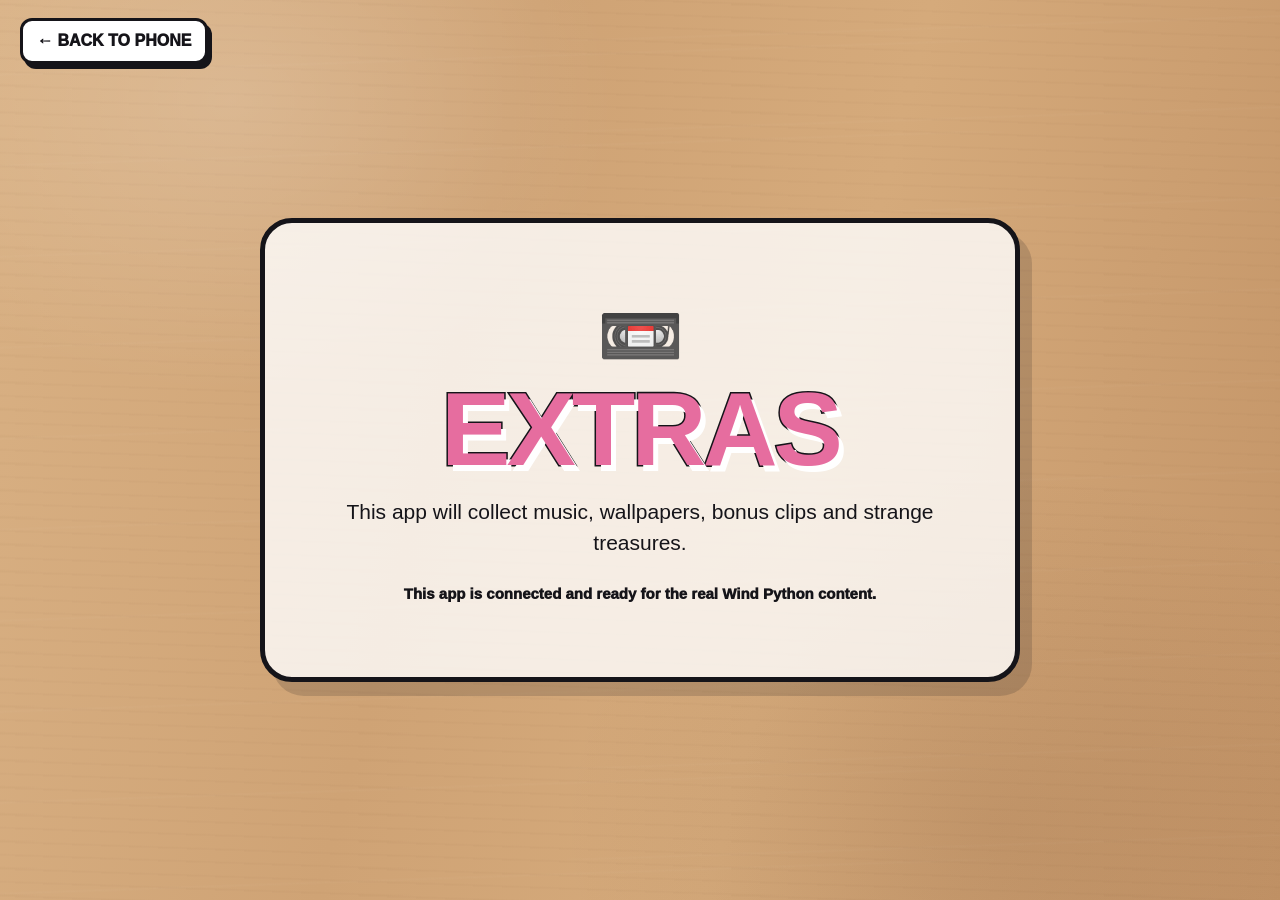
<file: extras.html>
<!doctype html>
<html lang="en">
<head>
  <meta charset="utf-8">
  <meta name="viewport" content="width=device-width, initial-scale=1">
  <title>EXTRAS | Wind Python</title>
  <link rel="stylesheet" href="page.css">
  <link rel="stylesheet" href="styles.css">

<style id="global-tabletop-continuity">
html,body{min-height:100%;}
body{

  background-color:#c89b6e;
  background-image:
    radial-gradient(ellipse at 18% 11%, rgba(255,255,255,.16), transparent 26%),
    radial-gradient(ellipse at 78% 92%, rgba(80,39,17,.10), transparent 31%),
    repeating-linear-gradient(2deg,
      rgba(92,47,20,.030) 0px,
      rgba(92,47,20,.030) 1px,
      transparent 2px,
      transparent 13px),
    repeating-linear-gradient(178deg,
      transparent 0px,
      transparent 33px,
      rgba(255,255,255,.026) 34px,
      transparent 36px,
      transparent 77px),
    linear-gradient(104deg,#d9b184 0%,#cfa375 36%,#d5aa7b 62%,#c39467 100%);
  background-size:auto,auto,100% 27px,100% 91px,auto;
  background-position:center;
  background-repeat:no-repeat, no-repeat, repeat, repeat, no-repeat;
  background-attachment:fixed;

}
</style>

</head>
<body>
  <main class="page">
    <a class="back" href="index.html">← BACK TO PHONE</a>
    <section class="panel">
      <div class="icon">📼</div>
      <h1>EXTRAS</h1>
      <p>This app will collect music, wallpapers, bonus clips and strange treasures.</p>
      <p class="note">This app is connected and ready for the real Wind Python content.</p>
    </section>
  </main>
  <script src="cursor.js"></script>
</body>
</html>
</file>
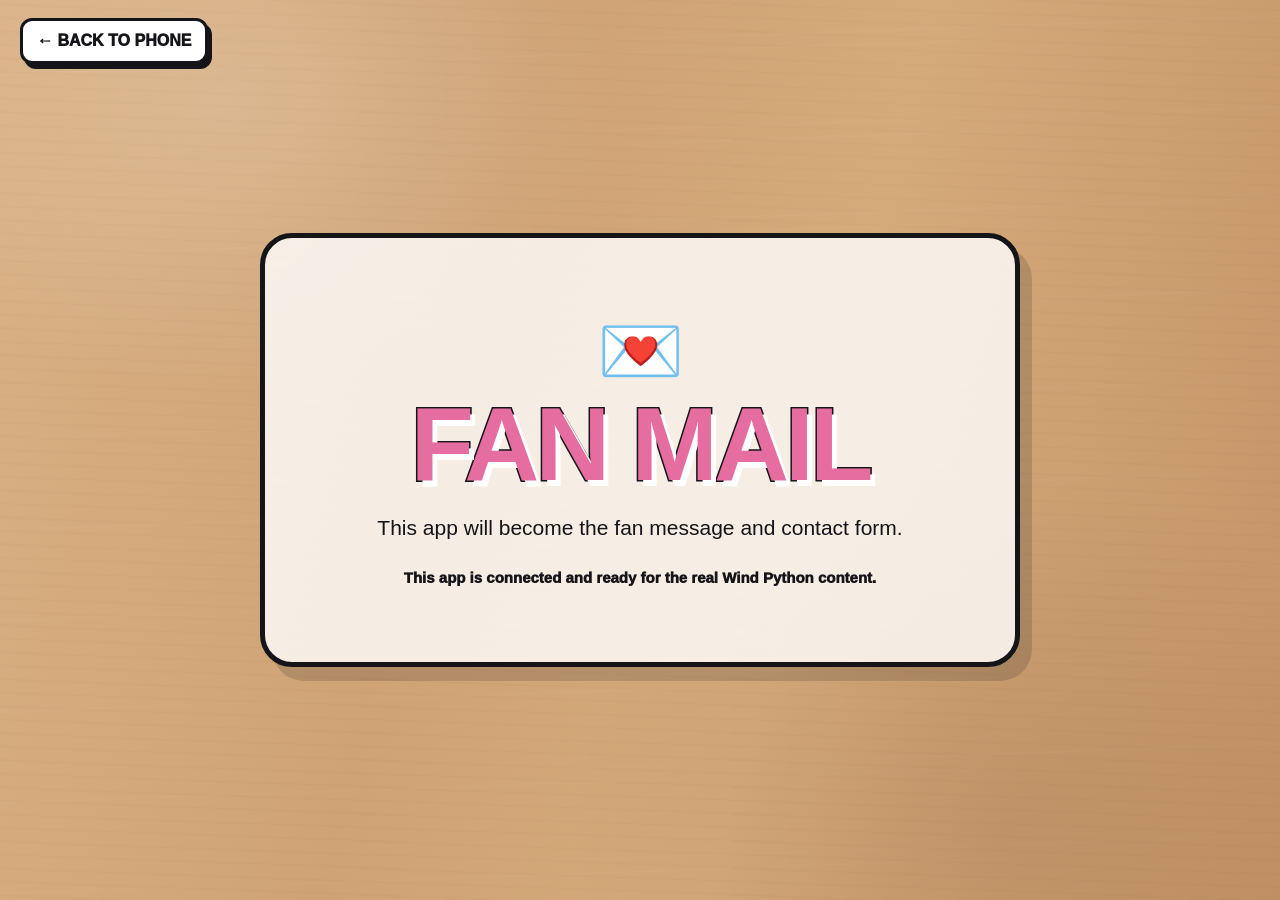
<file: fan-mail.html>
<!doctype html>
<html lang="en">
<head>
  <meta charset="utf-8">
  <meta name="viewport" content="width=device-width, initial-scale=1">
  <title>FAN MAIL | Wind Python</title>
  <link rel="stylesheet" href="page.css">
  <link rel="stylesheet" href="styles.css">

<style id="global-tabletop-continuity">
html,body{min-height:100%;}
body{

  background-color:#c89b6e;
  background-image:
    radial-gradient(ellipse at 18% 11%, rgba(255,255,255,.16), transparent 26%),
    radial-gradient(ellipse at 78% 92%, rgba(80,39,17,.10), transparent 31%),
    repeating-linear-gradient(2deg,
      rgba(92,47,20,.030) 0px,
      rgba(92,47,20,.030) 1px,
      transparent 2px,
      transparent 13px),
    repeating-linear-gradient(178deg,
      transparent 0px,
      transparent 33px,
      rgba(255,255,255,.026) 34px,
      transparent 36px,
      transparent 77px),
    linear-gradient(104deg,#d9b184 0%,#cfa375 36%,#d5aa7b 62%,#c39467 100%);
  background-size:auto,auto,100% 27px,100% 91px,auto;
  background-position:center;
  background-repeat:no-repeat, no-repeat, repeat, repeat, no-repeat;
  background-attachment:fixed;

}
</style>

</head>
<body>
  <main class="page">
    <a class="back" href="index.html">← BACK TO PHONE</a>
    <section class="panel">
      <div class="icon">💌</div>
      <h1>FAN MAIL</h1>
      <p>This app will become the fan message and contact form.</p>
      <p class="note">This app is connected and ready for the real Wind Python content.</p>
    </section>
  </main>
  <script src="cursor.js"></script>
</body>
</html>
</file>
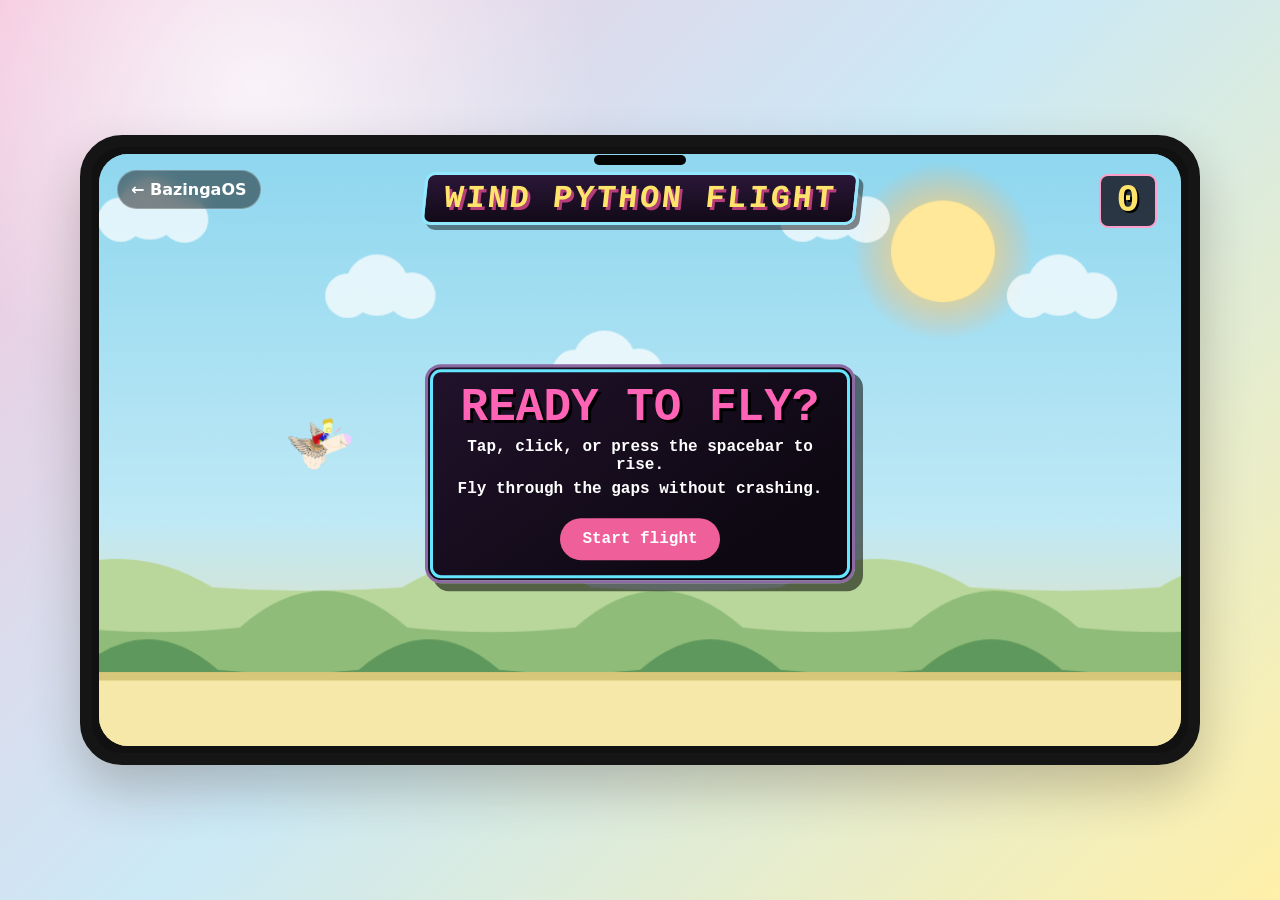
<file: game.html>
<!doctype html>
<html lang="en">
<head>
  <meta charset="utf-8">
  <meta name="viewport" content="width=device-width,initial-scale=1,viewport-fit=cover">
  <title>Wind Python Flight</title>
  <link rel="stylesheet" href="styles.css">
  <style>
    .game-screen {
      background: linear-gradient(#8fd7ef 0 64%, #f6e8a8 64% 100%);
    }
    #gameCanvas {
      display: block;
      width: 100%;
      height: 100%;
      touch-action: manipulation;
      
    }

    .game-screen,
    .game-screen * {
      
    }

    .game-message,
    .game-message * {
      
    }

    .game-message button,
    .landscape-back {
      
    }
    .game-ui {
      position: absolute;
      inset: 0;
      pointer-events: none;
    }
    .game-title {
      position:absolute;
      top:18px;
      left:50%;
      transform:translateX(-50%) skew(-6deg);
      padding:8px 18px 7px;
      color:#ffe46b;
      background:linear-gradient(180deg,#2b1738,#110a17);
      border:3px solid #92e8ff;
      border-radius:10px;
      box-shadow:5px 5px 0 rgba(0,0,0,.45);
      text-shadow:3px 3px 0 #b63d79;
      font:900 clamp(18px,2.5vw,36px)/1 "Courier New",monospace;
      letter-spacing:.08em;
      white-space:nowrap;
    }
    .score {
      position:absolute;
      top:20px;
      right:24px;
      min-width:58px;
      padding:6px 10px;
      color:#ffe46b;
      background:rgba(12,8,18,.78);
      border:2px solid #ff9ec8;
      border-radius:9px;
      text-align:center;
      font:900 clamp(20px,3vw,42px)/1 "Courier New",monospace;
      text-shadow:2px 2px 0 #000;
    }
    .game-message {
      position:absolute;
      z-index:40;
      left:50%;
      top:54%;
      transform:translate(-50%,-50%);
      width:min(430px,82%);
      padding:20px 22px;
      border-radius:16px;
      background:linear-gradient(145deg,#21122b,#0d0812 80%);
      border:3px solid #8c69a2;
      outline:3px solid #65e6ff;
      outline-offset:-8px;
      text-align:center;
      color:#fff;
      pointer-events:auto;
      box-shadow:8px 8px 0 rgba(0,0,0,.55);
      font-family:"Courier New",monospace;
    }
    .game-message h1 {
      margin:0 0 8px;
      color:#ff63b6;
      text-shadow:3px 3px 0 #000;
      font:900 clamp(26px,4.5vw,46px)/.95 "Courier New",monospace;
      text-transform:uppercase;
    }
    .game-message p {
      margin:6px 0;
      color:#fff;
      font-weight:700;
    }
    .game-message button {
      margin-top: 14px;
      border: 0;
      border-radius: 999px;
      padding: 12px 22px;
      font: inherit;
      font-weight: 900;
      background: #ef5f9a;
      color: #fff;
      
    }
    .hidden { display:none; }
  
    #secretToast{
      position:absolute;
      z-index:70;
      left:50%;
      top:22%;
      transform:translate(-50%,-14px);
      width:min(430px,78%);
      padding:13px 18px;
      border:3px solid #92e8ff;
      border-radius:12px;
      background:rgba(11,7,16,.94);
      color:#fff;
      text-align:center;
      font:900 clamp(12px,1.8vw,18px) "Courier New",monospace;
      box-shadow:5px 5px 0 rgba(0,0,0,.45);
      opacity:0;
      pointer-events:none;
      transition:opacity .25s ease,transform .25s ease;
    }
    #secretToast.show{
      opacity:1;
      transform:translate(-50%,0);
    }
    #secretToast strong{
      display:block;
      margin-bottom:4px;
      color:#ffe46b;
      font-size:1.15em;
      letter-spacing:1px;
    }

    .game-over-reward{
      margin:12px auto 2px;
      padding:10px 12px;
      border:2px solid #92e8ff;
      border-radius:10px;
      background:#100a16;
      color:#fff;
      font-family:"Courier New",monospace;
    }
    .game-over-reward.hidden{display:none}
    .game-over-reward small{
      display:block;
      color:#92e8ff;
      font-weight:900;
      letter-spacing:1px;
    }
    .game-over-reward strong{
      display:block;
      margin-top:5px;
      color:#ffe46b;
      font-size:clamp(22px,4vw,38px);
      letter-spacing:2px;
    }


    #gameOverPanel{
      z-index:100 !important;
      pointer-events:auto !important;
    }
    #gameOverPanel button,
    #gameOverPanel a{
      pointer-events:auto !important;
      position:relative;
      z-index:2;
    }
    .game-over-actions{
      display:flex;
      justify-content:center;
      gap:10px;
      flex-wrap:wrap;
      margin-top:12px;
    }
    .game-over-actions a{
      display:inline-block;
      padding:12px 20px;
      border-radius:999px;
      background:#2b1738;
      color:#fff;
      border:2px solid #92e8ff;
      text-decoration:none;
      font-weight:900;
    }


    #gameOverPanel{
      width:min(390px,84%)!important;
      padding:18px 20px!important;
    }
    #gameOverPanel .game-over-actions{
      margin-top:10px;
      display:flex;
      gap:10px;
      justify-content:center;
      align-items:center;
      flex-wrap:wrap;
    }
    #gameOverPanel .game-over-actions a{
      margin-top:10px;
      padding:10px 16px;
      border:2px solid #65e6ff;
      border-radius:10px;
      background:#2b1738;
      color:#fff;
      font:900 13px "Courier New",monospace;
      text-decoration:none;
      box-shadow:4px 4px 0 #000;
    }


#wpCameo{
  position:absolute;right:-190px;bottom:18px;z-index:95;
  width:clamp(110px,18vw,180px);pointer-events:none;opacity:0;
  transform:translateY(24px) scale(.96);
  transition:right .20s cubic-bezier(.2,.95,.25,1.18),opacity .12s linear,transform .20s cubic-bezier(.2,.95,.25,1.18);
  filter:drop-shadow(6px 6px 0 rgba(0,0,0,.45));image-rendering:pixelated;
}
#wpCameo.show{right:-8px;opacity:1;transform:translateY(0) scale(1)}
#wpCameo.bounce{transform:translateY(-5px) scale(1.02)}
</style>

<style id="global-tabletop-continuity">
html,body{min-height:100%;}
body{

  background-color:#c89b6e;
  background-image:
    radial-gradient(ellipse at 18% 11%, rgba(255,255,255,.16), transparent 26%),
    radial-gradient(ellipse at 78% 92%, rgba(80,39,17,.10), transparent 31%),
    repeating-linear-gradient(2deg,
      rgba(92,47,20,.030) 0px,
      rgba(92,47,20,.030) 1px,
      transparent 2px,
      transparent 13px),
    repeating-linear-gradient(178deg,
      transparent 0px,
      transparent 33px,
      rgba(255,255,255,.026) 34px,
      transparent 36px,
      transparent 77px),
    linear-gradient(104deg,#d9b184 0%,#cfa375 36%,#d5aa7b 62%,#c39467 100%);
  background-size:auto,auto,100% 27px,100% 91px,auto;
  background-position:center;
  background-repeat:no-repeat, no-repeat, repeat, repeat, no-repeat;
  background-attachment:fixed;

}
</style>









</head>
<body class="landscape-page">
  <div class="landscape-phone">
    <div class="landscape-screen game-screen">
      <a class="landscape-back" href="index.html">← BazingaOS</a>
      <canvas id="gameCanvas" width="1000" height="560" aria-label="Wind Python flying mini game"></canvas>
      <div class="game-ui">
        <div class="game-title">WIND PYTHON FLIGHT</div>
        <div class="score" id="score">0</div>
        <div id="secretToast" aria-live="polite">
          <strong>SECRET UNLOCKED</strong>
          Episode 01 access key recovered. Keep flying.
        </div>
        <img id="wpCameo" src="wp-flight-cameo-head.png" alt="">
        <section class="game-message" id="startPanel">
          <h1>Ready to fly?</h1>
          <p>Tap, click, or press the spacebar to rise.</p>
          <p>Fly through the gaps without crashing.</p>
          <button id="startButton" type="button">Start flight</button>
        </section>
<section class="game-message hidden" id="gameOverPanel">
          <h1>Flight over</h1>
          <p>Score: <strong id="finalScore">0</strong></p>
          <p>Best: <strong id="bestScore">0</strong></p>
          <div class="game-over-reward hidden" id="gameOverReward">
            <small>EPISODE 01 ACCESS KEY</small>
            <strong>GINGER PUBES</strong>
          </div>
          <div class="game-over-actions">
            <button id="restartButton" type="button">Fly again</button>
            <a href="index.html">Return to phone</a>
          </div>
        </section>
      </div>
    </div>
  </div>
  <div class="rotate-hint">Rotate your device for the best view</div>

  <script>
    const canvas = document.getElementById('gameCanvas');
    const ctx = canvas.getContext('2d');
    ctx.imageSmoothingEnabled = true;
    ctx.imageSmoothingQuality = 'high';
    const scoreEl = document.getElementById('score');
    const startPanel = document.getElementById('startPanel');
    const gameOverPanel = document.getElementById('gameOverPanel');
    const finalScoreEl = document.getElementById('finalScore');
    const bestScoreEl = document.getElementById('bestScore');
    const startButton = document.getElementById('startButton');
    const restartButton = document.getElementById('restartButton');
    const secretToast = document.getElementById('secretToast');
    const gameOverReward = document.getElementById('gameOverReward');
    const wpCameo = document.getElementById('wpCameo');
    const wpCameoSound = new Audio('wp-flight-cameo.mp3');
    wpCameoSound.preload = 'auto';
    wpCameoSound.volume = 0.95;
    let rewardEarnedThisRun = false;
    let toastTimer = null;
    let cameoShownThisRun = false;
    let cameoTimers = [];

    const themeMusic = new Audio('flight-theme.mp3');
    themeMusic.loop = true;
    themeMusic.volume = 0.48;
    themeMusic.preload = 'auto';
    themeMusic.load();

    const flapSound = new Audio('flight-flap.mp3');
    flapSound.volume = 0.78;
    flapSound.preload = 'auto';

    const deathSound = new Audio('flight-death.mp3');
    deathSound.volume = 0.88;
    deathSound.preload = 'auto';

    function startThemeMusic() {
      try {
        themeMusic.pause();
        themeMusic.currentTime = 0;
        themeMusic.play().catch(() => {});
      } catch (_) {}
    }

    function stopThemeMusic() {
      themeMusic.pause();
      themeMusic.currentTime = 0;
    }

    function playFlapSound() {
      const sound = flapSound.cloneNode();
      sound.volume = flapSound.volume;
      sound.play().catch(() => {});
    }

    function playDeathSound() {
      deathSound.currentTime = 0;
      deathSound.play().catch(() => {});
    }

    const flyer = new Image();
    flyer.src = 'assets/images/wind-python-fly-cropped.png';

    const obstacleImage = new Image();
    obstacleImage.src = 'wp-flight-obstacle.png';

    const ufoImage = new Image();
    ufoImage.src = 'wp-flight-ufo.png';

    const spriteAnim = {
      frame: 0,
      elapsed: 0,
      frameDuration: 1000 / 9,
      sequence: [
        { scaleY: 0.98, scaleX: 1.01, offsetY: 1.2, tilt: -0.015 },
        { scaleY: 1.03, scaleX: 0.99, offsetY: -1.0, tilt: -0.03 },
        { scaleY: 1.00, scaleX: 1.00, offsetY: -0.3, tilt: -0.01 },
        { scaleY: 0.97, scaleX: 1.02, offsetY: 1.0, tilt: 0.015 },
        { scaleY: 1.00, scaleX: 1.00, offsetY: 0.2, tilt: 0.00 }
      ]
    };

    let running = false;
    let gameOver = false;
    let frame = 0;
    let score = 0;
    let best = 0;
    let pipes = [];
    let obstacleSpeed = 3.9;
    let spawnInterval = 105;
    let ufoShownThisRun = false;
    let ufoActive = false;
    let ufoProgress = 0;
    let deathAnimating = false;
    let deathTimer = null;

    const player = {
      x: 175,
      y: 250,
      w: 58.67,
      h: 48.85,
      vy: 0,
      gravity: 0.38,
      flap: -6.8,
      rotation: 0,
      deathVy: 0,
      deathRotation: 0
    };

    // Tight collision rectangle covering the central visible body.
    // The large wings and tip are intentionally forgiving.
    const collider = {
      left: 0.40,
      right: 0.36,
      top: 0.36,
      bottom: 0.34
    };

    function clearCameoTimers(){
      cameoTimers.forEach(clearTimeout);
      cameoTimers=[];
    }

    function hideWpCameo(){
      clearCameoTimers();
      wpCameo.classList.remove('show','bounce');
      wpCameoSound.pause();
      wpCameoSound.currentTime=0;
    }

    function triggerWpCameo(){
      if(cameoShownThisRun) return;
      cameoShownThisRun=true;
      clearCameoTimers();
      wpCameoSound.pause();
      wpCameoSound.currentTime=0;
      wpCameo.classList.remove('bounce');
      wpCameo.classList.add('show');
      wpCameoSound.play().catch(()=>{});
      cameoTimers.push(setTimeout(()=>wpCameo.classList.add('bounce'),220));
      cameoTimers.push(setTimeout(()=>wpCameo.classList.remove('bounce'),360));
      cameoTimers.push(setTimeout(()=>wpCameo.classList.remove('show','bounce'),900));
    }

    function resetGame() {
      player.y = canvas.height / 2 - 40;
      player.vy = 0;
      player.deathVy = 0;
      player.deathRotation = 0;
      deathAnimating = false;
      clearTimeout(deathTimer);
      spriteAnim.frame = 0;
      spriteAnim.elapsed = 0;
      pipes = [];
      score = 0;
      frame = 0;
      running = true;
      gameOver = false;
      scoreEl.textContent = '0';
      startPanel.classList.add('hidden');
      gameOverPanel.classList.add('hidden');
      secretToast.classList.remove('show');
      gameOverReward.classList.add('hidden');
      clearTimeout(toastTimer);
      rewardEarnedThisRun = false;
      cameoShownThisRun = false;
      hideWpCameo();
      ufoShownThisRun = false;
      ufoActive = false;
      ufoProgress = 0;
      obstacleSpeed = 3.9;
      spawnInterval = 105;
    }

    function flap() {
      if (!running || deathAnimating) return;
      player.vy = player.flap;
      playFlapSound();
    }

    function addPipe() {
      const gap = 190;
      const margin = 72;
      const top = margin + Math.random() * (canvas.height - gap - margin * 2);
      pipes.push({
        x: canvas.width + 30,
        w: 136,
        top,
        baseTop: top,
        gap,
        passed: false,
        phase: Math.random() * Math.PI * 2
      });
    }

    function intersects(px, py, pw, ph, rx, ry, rw, rh) {
      const left = px + pw * collider.left;
      const right = px + pw * (1 - collider.right);
      const top = py + ph * collider.top;
      const bottom = py + ph * (1 - collider.bottom);

      return left < rx + rw &&
             right > rx &&
             top < ry + rh &&
             bottom > ry;
    }


    function showSecretToast() {
      if (rewardEarnedThisRun) return;
      rewardEarnedThisRun = true;

      try { localStorage.setItem('wpFlightCodeDiscovered', 'true'); } catch (e) {}

      secretToast.classList.add('show');
      clearTimeout(toastTimer);
      toastTimer = setTimeout(() => {
        secretToast.classList.remove('show');
      }, 2200);
    }

    function endGame() {
      if (gameOver || deathAnimating) return;

      running = false;
      deathAnimating = true;
      stopThemeMusic();
      playDeathSound();
      secretToast.classList.remove('show');
      hideWpCameo();

      player.deathVy = Math.max(1.8, player.vy * 0.25);
      player.deathRotation = 0;

      clearTimeout(deathTimer);
      deathTimer = setTimeout(() => {
        deathAnimating = false;
        gameOver = true;
        best = Math.max(best, score);
        finalScoreEl.textContent = score;
        bestScoreEl.textContent = best;

        if (gameOverReward) {
          gameOverReward.classList.toggle('hidden', !rewardEarnedThisRun);
        }

        gameOverPanel.classList.remove('hidden');
      }, 1050);
    }

    function drawHillLayer(baseY, amplitude, wavelength, speed, fillStyle, phaseOffset=0) {
      const offset = (frame * speed + phaseOffset) % wavelength;

      ctx.save();
      ctx.fillStyle = fillStyle;
      ctx.beginPath();
      ctx.moveTo(-wavelength, canvas.height);

      for (let x = -wavelength - offset; x <= canvas.width + wavelength; x += wavelength) {
        ctx.lineTo(x, baseY);
        ctx.quadraticCurveTo(
          x + wavelength * 0.25,
          baseY - amplitude,
          x + wavelength * 0.5,
          baseY
        );
        ctx.quadraticCurveTo(
          x + wavelength * 0.75,
          baseY + amplitude * 0.12,
          x + wavelength,
          baseY
        );
      }

      ctx.lineTo(canvas.width + wavelength, canvas.height);
      ctx.closePath();
      ctx.fill();
      ctx.restore();
    }

    function triggerUfo(){
      if(ufoShownThisRun) return;
      ufoShownThisRun = true;
      ufoActive = true;
      ufoProgress = 0;
    }

    function updateUfo(){
      if(!ufoActive) return;

      // About 3 seconds at 60fps.
      ufoProgress += 1 / 180;

      if(ufoProgress >= 1){
        ufoProgress = 1;
        ufoActive = false;
      }
    }

    function drawUfo(){
      if(!ufoActive || !(ufoImage.complete && ufoImage.naturalWidth)) return;

      const width = 54;
      const height = width * (ufoImage.naturalHeight / ufoImage.naturalWidth);

      const x = canvas.width + 80 - ufoProgress * (canvas.width + 180);
      const y =
        115 +
        Math.sin(ufoProgress * Math.PI * 4) * 18 +
        Math.sin(ufoProgress * Math.PI) * 8;

      ctx.save();
      ctx.globalAlpha = 0.9;
      ctx.drawImage(ufoImage, x, y, width, height);
      ctx.restore();
    }

    function drawBackground() {
      const sky = ctx.createLinearGradient(0, 0, 0, canvas.height);
      sky.addColorStop(0, '#8fd7ef');
      sky.addColorStop(0.62, '#bfe9f6');
      sky.addColorStop(1, '#f7dfa5');
      ctx.fillStyle = sky;
      ctx.fillRect(0, 0, canvas.width, canvas.height);

      // Simple sun, visual only. No gameplay logic changed.
      const sunX = canvas.width * 0.78;
      const sunY = 92;
      const sunRadius = 48;

      const sunGlow = ctx.createRadialGradient(
        sunX, sunY, 8,
        sunX, sunY, sunRadius * 1.75
      );
      sunGlow.addColorStop(0, 'rgba(255,248,180,.95)');
      sunGlow.addColorStop(.45, 'rgba(255,205,112,.62)');
      sunGlow.addColorStop(1, 'rgba(255,170,95,0)');

      ctx.fillStyle = sunGlow;
      ctx.beginPath();
      ctx.arc(sunX, sunY, sunRadius * 1.75, 0, Math.PI * 2);
      ctx.fill();

      ctx.fillStyle = '#ffe89a';
      ctx.beginPath();
      ctx.arc(sunX, sunY, sunRadius, 0, Math.PI * 2);
      ctx.fill();

      // Soft distant clouds.
      ctx.fillStyle = 'rgba(255,255,255,.72)';
      for (let i = 0; i < 7; i++) {
        const x = (i * 210 - (frame * 0.22) % 1470) + 20;
        const y = 62 + (i % 3) * 72;
        ctx.beginPath();
        ctx.arc(x, y, 21, 0, Math.PI * 2);
        ctx.arc(x + 27, y - 10, 29, 0, Math.PI * 2);
        ctx.arc(x + 59, y, 22, 0, Math.PI * 2);
        ctx.fill();
      }

      // Three parallax hill layers.
      drawHillLayer(
        canvas.height - 150,
        54,
        350,
        0.16,
        '#b9d79a',
        70
      );

      drawHillLayer(
        canvas.height - 112,
        70,
        310,
        0.31,
        '#8fbd79',
        180
      );

      drawHillLayer(
        canvas.height - 72,
        58,
        260,
        0.52,
        '#5f985d',
        20
      );

      // Ground strip.
      ctx.fillStyle = '#f6e8a8';
      ctx.fillRect(0, canvas.height - 70, canvas.width, 70);

      ctx.fillStyle = '#d7c77b';
      ctx.fillRect(0, canvas.height - 70, canvas.width, 8);
    }

    function drawObstacleSegment(x, y, width, height, flipVertical=false) {
      if (!(obstacleImage.complete && obstacleImage.naturalWidth)) {
        ctx.fillStyle = '#ef5f9a';
        ctx.fillRect(x, y, width, height);
        return;
      }

      const sw = obstacleImage.naturalWidth;
      const sh = obstacleImage.naturalHeight;
      const headSourceHeight = Math.round(sh * 0.28);
      const bodySourceY = headSourceHeight;
      const bodySourceHeight = Math.max(1, sh - bodySourceY);
      const headDrawHeight = Math.min(height, Math.max(48, width * 0.72));
      const bodyDrawHeight = Math.max(0, height - headDrawHeight);

      ctx.save();
      ctx.imageSmoothingEnabled = false;

      if (flipVertical) {
        ctx.translate(x, y + height);
        ctx.scale(1, -1);
        x = 0;
        y = 0;
      }

      if (bodyDrawHeight > 0) {
        ctx.drawImage(
          obstacleImage,
          0, bodySourceY, sw, bodySourceHeight,
          x, y + headDrawHeight, width, bodyDrawHeight
        );
      }

      ctx.drawImage(
        obstacleImage,
        0, 0, sw, headSourceHeight,
        x, y, width, headDrawHeight
      );

      ctx.restore();
    }

    function drawPipe(pipe) {
      const topHeight = Math.max(8, pipe.top);
      const bottomY = pipe.top + pipe.gap;
      const bottomHeight = Math.max(8, canvas.height - bottomY - 70);

      drawObstacleSegment(pipe.x, 0, pipe.w, topHeight, true);
      drawObstacleSegment(pipe.x, bottomY, pipe.w, bottomHeight, false);
    }

    function drawPlayer() {
      const frame = spriteAnim.sequence[spriteAnim.frame];
      const velocityTilt = Math.max(-0.14, Math.min(0.14, player.vy * 0.018));
      const angle = deathAnimating ? player.deathRotation : velocityTilt + frame.tilt;

      ctx.save();
      ctx.translate(
        player.x + player.w / 2,
        player.y + player.h / 2 + frame.offsetY
      );
      ctx.rotate(angle);
      ctx.scale(frame.scaleX, frame.scaleY);

      if (flyer.complete && flyer.naturalWidth) {
        const sourceAspect = flyer.naturalWidth / flyer.naturalHeight;
        let drawW = player.w;
        let drawH = drawW / sourceAspect;

        if (drawH > player.h) {
          drawH = player.h;
          drawW = drawH * sourceAspect;
        }

        // Snap to half-pixels to reduce shimmer while moving.
        const dx = Math.round((-drawW / 2) * 2) / 2;
        const dy = Math.round((-drawH / 2) * 2) / 2;
        const dw = Math.round(drawW * 2) / 2;
        const dh = Math.round(drawH * 2) / 2;

        ctx.drawImage(flyer, dx, dy, dw, dh);
      } else {
        ctx.fillStyle = '#ffe46b';
        ctx.fillRect(-player.w / 2, -player.h / 2, player.w, player.h);
      }

      ctx.restore();
    }
    function update() {
      if (!running && !deathAnimating) return;

      frame++;
      updateUfo();

      if (deathAnimating) {
        player.deathVy += 0.62;
        player.y += player.deathVy;
        player.x += 0.45;
        player.deathRotation += 0.22;

        for (const pipe of pipes) {
          pipe.x -= obstacleSpeed;
        }

        pipes = pipes.filter(pipe => pipe.x + pipe.w > -20);
        return;
      }

      player.vy += player.gravity;
      player.y += player.vy;

      if (frame % Math.max(72, Math.round(spawnInterval)) === 0) addPipe();

      for (const pipe of pipes) {
        pipe.x -= obstacleSpeed;

        if (score >= 15) {
          const bob = Math.sin(frame * 0.035 + pipe.phase) * 8;
          pipe.top = pipe.baseTop + bob;
        } else {
          pipe.top = pipe.baseTop;
        }

        if (!pipe.passed && pipe.x + pipe.w < player.x) {
          pipe.passed = true;
          score++;
          scoreEl.textContent = score;

          if (score === 10) {
            showSecretToast();
          }

          if (score === 15) {
            triggerUfo();
          }

          if (score === 20) {
            triggerWpCameo();
          }

          if (score > 0 && score % 10 === 0) {
            const tier = Math.min(5, Math.floor(score / 10));
            obstacleSpeed = 3.9 * (1 + tier * 0.07);
            spawnInterval = 105 * (1 - Math.min(0.22, tier * 0.04));
          }
        }

        const collisionInset = Math.round(pipe.w * 0.34);
        const collisionX = pipe.x + collisionInset;
        const collisionW = Math.max(18, pipe.w - collisionInset * 2);
        const edgeGrace = 18;

        const hitTop = intersects(
          player.x, player.y, player.w, player.h,
          collisionX, 0, collisionW, Math.max(0, pipe.top - edgeGrace)
        );

        const bottomY = pipe.top + pipe.gap;
        const safeBottomY = bottomY + edgeGrace;
        const hitBottom = intersects(
          player.x, player.y, player.w, player.h,
          collisionX, safeBottomY, collisionW,
          Math.max(0, canvas.height - safeBottomY - 70)
        );
        if (hitTop || hitBottom) endGame();
      }

      pipes = pipes.filter(pipe => pipe.x + pipe.w > -20);

      if (player.y < -20 || player.y + player.h > canvas.height - 70) {
        endGame();
      }
    }

    function draw() {
      drawBackground();
      drawUfo();
      pipes.forEach(drawPipe);
      drawPlayer();
    }

    let lastAnimationTime = performance.now();

    function loop(now = performance.now()) {
      const delta = Math.min(50, now - lastAnimationTime);
      lastAnimationTime = now;

      spriteAnim.elapsed += delta;
      while (spriteAnim.elapsed >= spriteAnim.frameDuration) {
        spriteAnim.elapsed -= spriteAnim.frameDuration;
        spriteAnim.frame =
          (spriteAnim.frame + 1) % spriteAnim.sequence.length;
      }

      update();
      draw();
      requestAnimationFrame(loop);
    }

    function action(event) {
      const target = event.target;
      if (target.closest && target.closest('a, button, #rewardPanel')) return;
      flap();
    }

    canvas.addEventListener('pointerdown', action);
    document.addEventListener('keydown', (event) => {
      if (event.code === 'Space') {
        event.preventDefault();

        if (!running) {
          if (deathAnimating) return;
          resetGame();
          flap();
          return;
        }

        flap();
      }
    });
    startButton.addEventListener('click', () => {
      startThemeMusic();
      resetGame();
      flap();
    });

    restartButton.addEventListener('click', (event) => {
      event.preventDefault();
      event.stopPropagation();
      gameOverPanel.classList.add('hidden');
      startThemeMusic();
      resetGame();
      requestAnimationFrame(() => flap());
    });


    document.addEventListener('visibilitychange', () => {
      if (document.hidden) {
        themeMusic.pause();
      } else if (running) {
        themeMusic.play().catch(() => {});
      }
    });

    window.addEventListener('pagehide', () => {
      themeMusic.pause();
      flapSound.pause();
      deathSound.pause();
      hideWpCameo();
    });

    draw();
    loop();
  </script>
  <script src="cursor.js"></script>
</body>
</html>
</file>
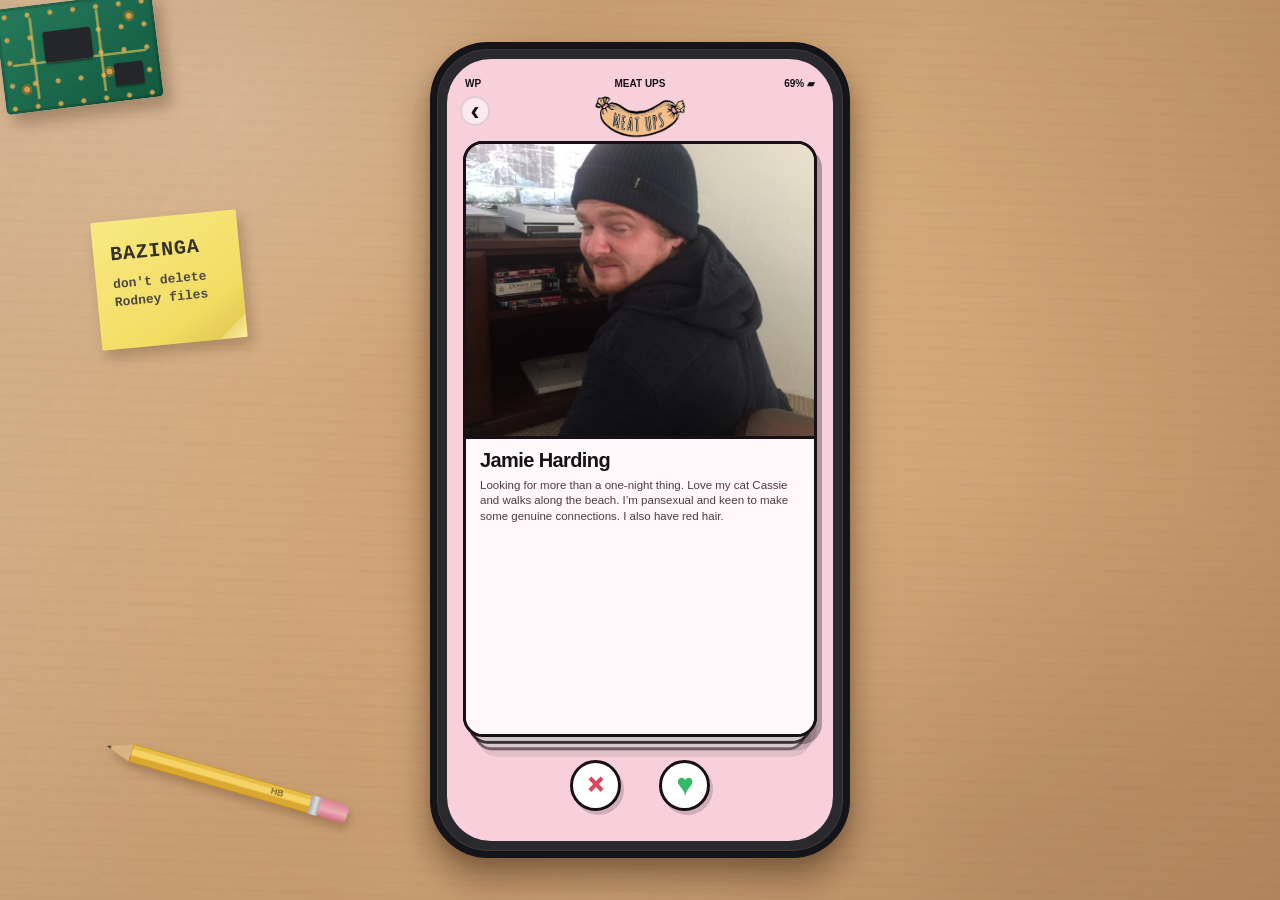
<file: meat-ups.html>
<!doctype html>
<html lang="en">
<head>
  <meta charset="utf-8">
  <meta name="viewport" content="width=device-width, initial-scale=1">
  <title>Meat Ups | Wind Python</title>
  <meta name="description" content="The Wind Python universe inside a phone.">
  <link rel="stylesheet" href="styles.css">

  <style>
    .meatups-app {
      position: absolute;
      inset: 0;
      overflow: hidden;
      background: #f8d0dc;
      color: #161116;
      display: grid;
      grid-template-rows: 30px 54px minmax(0, 1fr) 104px;
    }

    .meatups-status {
      display: grid;
      grid-template-columns: 1fr auto 1fr;
      align-items: end;
      padding: 8px 18px 0;
      font-size: 10px;
      font-weight: 900;
      z-index: 5;
    }

    .meatups-status span:last-child {
      justify-self: end;
    }

    .meatups-back {
      position: absolute;
      left: 13px;
      top: 37px;
      z-index: 8;
      width: 30px;
      height: 30px;
      border-radius: 50%;
      display: grid;
      place-items: center;
      text-decoration: none;
      color: #111;
      background: rgba(255,255,255,.52);
      border: 2px solid rgba(0,0,0,.12);
      font-size: 27px;
      line-height: 1;
      font-weight: 900;
    }

    .meatups-app-header {
      display: grid;
      place-items: center;
      padding: 0 62px 2px;
      overflow: hidden;
    }

    .meatups-app-header img {
      width: 100%;
      max-width: 182px;
      height: 50px;
      object-fit: contain;
      object-position: center;
      display: block;
    }

    .meatups-card-stage {
      position: relative;
      min-height: 0;
      margin: -2px 16px 0;
      touch-action: none;
    }

    .meatups-profile-card {
      position: absolute;
      inset: 0;
      overflow: hidden;
      border: 3px solid #171117;
      border-radius: 20px;
      background: #fff;
      box-shadow: 5px 7px 0 rgba(22,17,22,.18);
      transform-origin: 50% 100%;
      transition: transform 220ms ease, opacity 220ms ease;
      user-select: none;
    }

    .meatups-profile-card:nth-last-of-type(2) {
      transform: scale(.97) translateY(7px);
      opacity: .78;
    }

    .meatups-profile-card:nth-last-of-type(3) {
      transform: scale(.94) translateY(14px);
      opacity: .52;
    }

    .meatups-photo {
      width: 100%;
      height: 50%;
      display: block;
      object-fit: cover;
      pointer-events: none;
      border-bottom: 3px solid #171117;
    }

    .meatups-profile-card[data-name="Jamie Harding"] .meatups-photo {
      object-position: 52% 38%;
    }

    .meatups-profile-card[data-name="Spencer McAllon"] .meatups-photo {
      object-position: center 35%;
    }

    .meatups-profile-card[data-name="Drew Mahaffey"] .meatups-photo {
      object-position: center 32%;
    }

    .meatups-profile-copy {
      height: 50%;
      padding: 11px 14px 12px;
      background: #fff7f9;
      box-sizing: border-box;
      overflow-y: auto;
      scrollbar-width: thin;
    }

    .meatups-profile-copy h1 {
      margin: 0;
      font-size: 20px;
      line-height: 1.05;
      letter-spacing: -.03em;
    }

    .meatups-profile-copy p {
      margin: 7px 0 0;
      font-size: 11.5px;
      line-height: 1.34;
      color: #4b3b43;
      overflow-wrap: anywhere;
    }

    .meatups-stamp {
      position: absolute;
      top: 19px;
      z-index: 3;
      padding: 5px 8px 4px;
      border: 3px solid currentColor;
      border-radius: 7px;
      font-size: 22px;
      font-weight: 1000;
      letter-spacing: .04em;
      opacity: 0;
    }

    .meatups-stamp.yes {
      left: 13px;
      color: #39bd6f;
      transform: rotate(-10deg);
    }

    .meatups-stamp.no {
      right: 13px;
      color: #e34c65;
      transform: rotate(10deg);
    }

    .meatups-actions {
      display: flex;
      justify-content: center;
      align-items: center;
      gap: 38px;
      padding: 12px 0 18px;
      box-sizing: border-box;
    }

    .meatups-action {
      width: 51px;
      height: 51px;
      border-radius: 50%;
      border: 3px solid #171117;
      background: #fff;
      font-size: 27px;
      font-weight: 1000;
      box-shadow: 3px 4px 0 rgba(22,17,22,.18);
    }

    .meatups-action.reject { color: #df455e; }
    .meatups-action.accept { color: #35b968; }

    .meatups-action:active {
      transform: translateY(2px) scale(.95);
      box-shadow: 1px 2px 0 rgba(22,17,22,.18);
    }

    .meatups-empty {
      position: absolute;
      inset: 0;
      z-index: 1;
      display: none;
      place-items: center;
      border: 3px solid #171117;
      border-radius: 20px;
      text-align: center;
      padding: 24px;
      background: #fff7f9;
      box-shadow: 5px 7px 0 rgba(22,17,22,.18);
    }

    .meatups-empty.show { display: grid; }

    .meatups-empty strong {
      display: block;
      font-size: 22px;
      line-height: 1.05;
    }

    .meatups-empty p {
      margin: 8px 0 16px;
      font-size: 13px;
    }

    .meatups-empty button {
      border: 3px solid #171117;
      border-radius: 999px;
      padding: 9px 14px;
      background: #ef9ebc;
      font-weight: 900;
      box-shadow: 2px 3px 0 rgba(22,17,22,.18);
    }

    @media (max-height: 760px) {
      .meatups-app {
        grid-template-rows: 26px 52px minmax(0,1fr) 98px;
      }

      .meatups-app-header img {
        height: 44px;
      }

      .meatups-action {
        width: 45px;
        height: 45px;
      }
    }
  
    .meatups-match-overlay,
    .meatups-message-screen {
      position: absolute;
      inset: 0;
      z-index: 20;
      display: none;
    }

    .meatups-match-overlay.show,
    .meatups-message-screen.show {
      display: grid;
    }

    .meatups-match-overlay {
      place-items: center;
      padding: 30px;
      text-align: center;
      background: rgba(243,196,212,.96);
    }

    .meatups-match-card {
      width: 100%;
      padding: 26px 20px 22px;
      border: 3px solid #171117;
      border-radius: 24px;
      background: #fff7f9;
      box-shadow: 5px 7px 0 rgba(22,17,22,.18);
    }

    .meatups-match-card img {
      width: 92px;
      height: 92px;
      object-fit: cover;
      border-radius: 50%;
      border: 3px solid #171117;
      margin-bottom: 15px;
    }

    .meatups-match-card h2 {
      margin: 0;
      font-size: 28px;
      line-height: 1;
    }

    .meatups-match-card p {
      margin: 10px 0 18px;
      font-size: 13px;
    }

    .meatups-match-card button {
      border: 3px solid #171117;
      border-radius: 999px;
      padding: 10px 16px;
      background: #ef9ebc;
      font-weight: 900;
      box-shadow: 2px 3px 0 rgba(22,17,22,.18);
    }

    .meatups-message-screen {
      grid-template-rows: 72px 1fr 58px;
      background: #fff7f9;
    }

    .meatups-message-header {
      display: grid;
      grid-template-columns: 36px 46px 1fr;
      align-items: center;
      gap: 10px;
      padding: 18px 14px 10px;
      border-bottom: 3px solid #171117;
      background: #efb4c8;
    }

    .meatups-message-back {
      border: 0;
      background: transparent;
      font-size: 29px;
      font-weight: 900;
    }

    .meatups-message-header img {
      width: 42px;
      height: 42px;
      object-fit: cover;
      border: 2px solid #171117;
      border-radius: 50%;
    }

    .meatups-message-header strong {
      font-size: 17px;
    }

    .meatups-thread {
      padding: 18px 14px;
      overflow-y: auto;
      display: flex;
      flex-direction: column;
      gap: 10px;
      background:
        linear-gradient(rgba(255,255,255,.6), rgba(255,255,255,.6)),
        repeating-linear-gradient(0deg, transparent 0 21px, rgba(0,0,0,.025) 21px 22px);
    }

    .meatups-message-bubble {
      max-width: 78%;
      padding: 10px 12px;
      border: 2px solid #171117;
      font-size: 13px;
      line-height: 1.35;
      box-shadow: 2px 3px 0 rgba(22,17,22,.12);
      animation: meatups-bubble-in .35s ease both;
      overflow-wrap: anywhere;
    }

    .meatups-message-bubble.bazinga {
      align-self: flex-start;
      border-radius: 16px 16px 16px 4px;
      background: white;
    }

    .meatups-message-bubble.user {
      align-self: flex-end;
      border-radius: 16px 16px 4px 16px;
      background: #efb4c8;
    }

    .meatups-typing {
      align-self: flex-start;
      display: none;
      padding: 8px 12px;
      border: 2px solid #171117;
      border-radius: 16px 16px 16px 4px;
      background: white;
      font-size: 12px;
      letter-spacing: .12em;
      box-shadow: 2px 3px 0 rgba(22,17,22,.12);
    }

    .meatups-typing.show {
      display: block;
    }

    @keyframes meatups-bubble-in {
      from { opacity: 0; transform: translateY(8px) scale(.96); }
      to { opacity: 1; transform: none; }
    }

    .meatups-compose {
      display: grid;
      grid-template-columns: 1fr 38px;
      gap: 8px;
      padding: 9px 12px;
      border-top: 3px solid #171117;
      background: #efb4c8;
    }

    .meatups-compose input {
      min-width: 0;
      border: 2px solid #171117;
      border-radius: 999px;
      padding: 8px 12px;
      background: white;
      font-size: 12px;
    }

    .meatups-compose button {
      border: 2px solid #171117;
      border-radius: 50%;
      background: white;
      font-weight: 900;
    }

  </style>


<style id="global-tabletop-continuity">
html,body{min-height:100%;}
body{

  background-color:#c89b6e;
  background-image:
    radial-gradient(ellipse at 18% 11%, rgba(255,255,255,.16), transparent 26%),
    radial-gradient(ellipse at 78% 92%, rgba(80,39,17,.10), transparent 31%),
    repeating-linear-gradient(2deg,
      rgba(92,47,20,.030) 0px,
      rgba(92,47,20,.030) 1px,
      transparent 2px,
      transparent 13px),
    repeating-linear-gradient(178deg,
      transparent 0px,
      transparent 33px,
      rgba(255,255,255,.026) 34px,
      transparent 36px,
      transparent 77px),
    linear-gradient(104deg,#d9b184 0%,#cfa375 36%,#d5aa7b 62%,#c39467 100%);
  background-size:auto,auto,100% 27px,100% 91px,auto;
  background-position:center;
  background-repeat:no-repeat, no-repeat, repeat, repeat, no-repeat;
  background-attachment:fixed;

}
</style>

</head>
<body>
  <main class="stage">
    <div class="desk-items" aria-hidden="true">
      <div class="desk-note">
        <span>BAZINGA</span>
        <small>don't delete<br>Rodney files</small>
      </div>

      <div class="desk-pencil">
        <span class="pencil-tip"></span>
        <span class="pencil-body"></span>
        <span class="pencil-band"></span>
        <span class="pencil-eraser"></span>
      </div>
<div class="desk-pcb">
        <span class="pcb-chip chip-a"></span>
        <span class="pcb-chip chip-b"></span>
        <span class="pcb-line line-a"></span>
        <span class="pcb-line line-b"></span>
        <span class="pcb-node node-a"></span>
        <span class="pcb-node node-b"></span>
        <span class="pcb-node node-c"></span>
      </div>


</div>

    <section class="phone" aria-label="Wind Python phone">
      <div class="phone-screen">

        <section class="meatups-app" aria-label="Meat Ups dating game">
          <div class="meatups-status">
            <span>WP</span>
            <span>MEAT UPS</span>
            <span>69% ▰</span>
          </div>

          <a class="meatups-back" href="index.html" aria-label="Return to BazingaOS">‹</a>

          <header class="meatups-app-header">
            <img src="assets/images/meat-ups/meat-ups-header.png" alt="Meat Ups">
          </header>

          <section class="meatups-card-stage" id="meatupsStage">
            <div class="meatups-empty" id="emptyState">
              <div>
                <strong>NO MORE MEAT NEARBY</strong>
                <p>The fridge is empty.</p>
                <button id="restartBtn" type="button">START AGAIN</button>
              </div>
            </div>
          </section>

          <nav class="meatups-actions" aria-label="Swipe controls">
            <button class="meatups-action reject" id="nopeButton" type="button" aria-label="Nope">×</button>
            <button class="meatups-action accept" id="meatButton" type="button" aria-label="Let's Meat Up">♥</button>
          </nav>

          <div class="meatups-match-overlay" id="matchOverlay">
            <div class="meatups-match-card">
              <img src="assets/images/meat-ups/bazinga.jpg" alt="Bazinga">
              <h2>LET'S MEAT UP!</h2>
              <p>Bazinga wants to meat up.</p>
              <button id="openMessagesBtn" type="button">READ MESSAGE</button>
            </div>
          </div>

          <section class="meatups-message-screen" id="messageScreen" aria-label="Messages with Bazinga">
            <header class="meatups-message-header">
              <button class="meatups-message-back" id="messageBackBtn" type="button" aria-label="Back">‹</button>
              <img src="assets/images/meat-ups/bazinga.jpg" alt="Bazinga">
              <strong>Bazinga</strong>
            </header>
            <div class="meatups-thread" id="messageThread">
              <div class="meatups-message-bubble bazinga">
                Thanks for swiping right.
              </div>
              <div class="meatups-typing" id="typingIndicator">•••</div>
            </div>
            <div class="meatups-compose">
              <input id="messageInput" type="text" placeholder="Write a message..." aria-label="Write a message" autocomplete="off">
              <button id="sendMessageBtn" type="button" aria-label="Send message">›</button>
            </div>
          </section>

        </section>

      </div>
    </section>
  </main>

  
  

  <script>
    const profiles = [
{
        name: "Jamie Harding",
        image: "assets/images/meat-ups/jamie-harding.jpg",
        description: "Looking for more than a one-night thing. Love my cat Cassie and walks along the beach. I’m pansexual and keen to make some genuine connections. I also have red hair."
      },
      {
        name: "Spencer McAllon",
        image: "assets/images/meat-ups/spencer-mcallon.jpg",
        description: "Friends call me Rainbow Dragon, not sure why. I kind of look like a reptilian of some sort, but I’m actually human. Love meeting new guys in my area. If you’re lucky, I might even send you the photo without my towel ;)"
      },
      {
        name: "Drew Mahaffey",
        image: "assets/images/meat-ups/drew-mahaffey.jpg",
        description: "I like my men like my eyebrows: stern and bushy. I love golf, my best friend Forrest, and I’m an electrical engineer who just recently got promoted too. I am the big dog you pups have been looking for. Woof woof."
      },
      {
        name: "Bazinga, 33",
        image: "assets/images/meat-ups/bazinga.jpg",
        description: "Computer enthusiast. Gadget genius. Looking for a serious meat connection.",
        match: true
      },

    ];

    const stage = document.getElementById("meatupsStage");
    const emptyState = document.getElementById("emptyState");
    const nopeButton = document.getElementById("nopeButton");
    const meatButton = document.getElementById("meatButton");
    const restartButton = document.getElementById("restartBtn");
    const matchOverlay = document.getElementById("matchOverlay");
    const messageScreen = document.getElementById("messageScreen");
    const openMessagesBtn = document.getElementById("openMessagesBtn");
    const messageBackBtn = document.getElementById("messageBackBtn");
    const messageThread = document.getElementById("messageThread");
    const messageInput = document.getElementById("messageInput");
    const sendMessageBtn = document.getElementById("sendMessageBtn");
    const typingIndicator = document.getElementById("typingIndicator");

    let activeCard = null;
    let startX = 0;
    let currentX = 0;
    let dragging = false;

    function buildDeck() {
      stage.querySelectorAll(".meatups-profile-card").forEach(card => card.remove());
      emptyState.classList.remove("show");

      profiles.slice().reverse().forEach(profile => {
        const card = document.createElement("article");
        card.className = "meatups-profile-card";
        card.dataset.name = profile.name;
        card.dataset.match = profile.match ? "true" : "false";
        card.innerHTML = `
          <img class="meatups-photo" src="${profile.image}" alt="${profile.name}">
          <div class="meatups-stamp yes">LET'S MEAT UP</div>
          <div class="meatups-stamp no">NOPE</div>
          <div class="meatups-profile-copy">
            <h1>${profile.name}</h1>
            <p>${profile.description}</p>
          </div>
        `;
        stage.appendChild(card);
      });

      bindTopCard();
      updateButtons();
    }

    function topCard() {
      const cards = stage.querySelectorAll(".meatups-profile-card");
      return cards[cards.length - 1] || null;
    }

    function bindTopCard() {
      activeCard = topCard();

      if (!activeCard) {
        emptyState.classList.add("show");
        updateButtons();
        return;
      }

      activeCard.addEventListener("pointerdown", startDrag);
    }

    function startDrag(event) {
      if (!activeCard) return;
      dragging = true;
      startX = event.clientX;
      currentX = 0;
      activeCard.setPointerCapture(event.pointerId);
      activeCard.style.transition = "none";
      activeCard.addEventListener("pointermove", dragCard);
      activeCard.addEventListener("pointerup", endDrag);
      activeCard.addEventListener("pointercancel", endDrag);
    }

    function dragCard(event) {
      if (!dragging || !activeCard) return;

      currentX = event.clientX - startX;
      const turn = currentX / 22;
      const stampOpacity = Math.min(Math.abs(currentX) / 70, 1);

      activeCard.style.transform = `translateX(${currentX}px) rotate(${turn}deg)`;
      activeCard.querySelector(".yes").style.opacity = currentX > 0 ? stampOpacity : 0;
      activeCard.querySelector(".no").style.opacity = currentX < 0 ? stampOpacity : 0;
    }

    function endDrag(event) {
      if (!activeCard) return;
      dragging = false;
      activeCard.releasePointerCapture?.(event.pointerId);
      activeCard.removeEventListener("pointermove", dragCard);
      activeCard.removeEventListener("pointerup", endDrag);
      activeCard.removeEventListener("pointercancel", endDrag);

      if (Math.abs(currentX) > 72) {
        swipe(currentX > 0 ? 1 : -1);
      } else {
        activeCard.style.transition = "transform 190ms ease";
        activeCard.style.transform = "";
        activeCard.querySelector(".yes").style.opacity = 0;
        activeCard.querySelector(".no").style.opacity = 0;
      }
    }

    function swipe(direction) {
      if (!activeCard) return;

      const card = activeCard;
      const isBazingaMatch = direction > 0 && card.dataset.match === "true";

      card.querySelector(direction > 0 ? ".yes" : ".no").style.opacity = 1;
      card.style.transition = "transform 245ms ease, opacity 245ms ease";
      card.style.transform = `translateX(${direction * 520}px) rotate(${direction * 22}deg)`;
      card.style.opacity = 0;
      activeCard = null;
      updateButtons();

      setTimeout(() => {
        card.remove();

        if (isBazingaMatch) {
          window.setTimeout(() => {
            matchOverlay.classList.add("show");

            window.setTimeout(() => {
              matchOverlay.classList.remove("show");
              messageScreen.classList.add("show");
              messageInput.focus();
            }, 1300);
          }, 700);
          return;
        }

        bindTopCard();
        updateButtons();
      }, 255);
    }

    function updateButtons() {
      const disabled = !topCard();
      nopeButton.disabled = disabled;
      meatButton.disabled = disabled;
      nopeButton.style.opacity = disabled ? ".35" : "1";
      meatButton.style.opacity = disabled ? ".35" : "1";
    }

    nopeButton.addEventListener("click", () => swipe(-1));
    meatButton.addEventListener("click", () => swipe(1));
    restartButton.addEventListener("click", buildDeck);

    openMessagesBtn.addEventListener("click", () => {
      matchOverlay.classList.remove("show");
      messageScreen.classList.add("show");
      messageInput.focus();
    });

    messageBackBtn.addEventListener("click", () => {
      messageScreen.classList.remove("show");
      bindTopCard();
      updateButtons();
    });


    const bazingaReplies = [
      "Wind Python said I should give this another chance.",
      "He's my best mate.",
      "He doesn't really talk much.",
      "Meat me at the Docking Iguana tonight at 9 PM.",
      "Sebastian Glitterdick is performing.",
      "Wind Python should be there too.",
      "Don't be late.",
      "I'll save you a seat.",
      "The chips are surprisingly good.",
      "Don't tell anyone I met you through Meat Ups."
    ];

    let bazingaReplyIndex = 0;
    let bazingaReplyPending = false;

    function addMessage(text, sender) {
      const bubble = document.createElement("div");
      bubble.className = `meatups-message-bubble ${sender}`;
      bubble.textContent = text;
      messageThread.insertBefore(bubble, typingIndicator);
      messageThread.scrollTop = messageThread.scrollHeight;
    }

    function chooseBazingaReply(message) {
      const lower = message.toLowerCase();

      if (/(^|\s)(bye|goodbye|cya)(\s|$)|see ya|see you|catch you|talk later|talk soon|gotta go|have to go|goodnight|good night|farewell/i.test(lower)) {
        const farewells = [
          "Goodbye.",
          "See you tonight.",
          "Catch you at the Docking Iguana.",
          "See you at 9.",
          "Later.",
          "Take care.",
          "Wind Python and I'll be there.",
          "Don't be late."
        ];
        return farewells[Math.floor(Math.random() * farewells.length)];
      }

      if (lower.includes("wind python")) {
        return "He's my best mate. He doesn't really talk much.";
      }

      if (
        lower.includes("where") ||
        lower.includes("docking") ||
        lower.includes("iguana")
      ) {
        return "The Docking Iguana. Tonight at 9 PM.";
      }

      if (
        lower.includes("who") &&
        lower.includes("sebastian")
      ) {
        return "Sebastian Glitterdick. He's performing tonight.";
      }

      if (
        lower.includes("when") ||
        lower.includes("time")
      ) {
        return "9 PM. Don't be late.";
      }

      if (
        lower.includes("why") ||
        lower.includes("what's happening") ||
        lower.includes("whats happening")
      ) {
        return "Sebastian Glitterdick is performing. Wind Python should be there too.";
      }

      if (
        lower.includes("hello") ||
        lower.includes("hey") ||
        lower.includes("hi")
      ) {
        return bazingaReplyIndex === 0
          ? "Wind Python said I should give this another chance."
          : "Hello again.";
      }

      if (
        lower.includes("yes") ||
        lower.includes("sure") ||
        lower.includes("okay") ||
        lower.includes("sounds good")
      ) {
        return "Good. Meat me at the Docking Iguana tonight at 9 PM.";
      }

      return bazingaReplies[Math.min(bazingaReplyIndex++, bazingaReplies.length - 1)];
    }

    function sendUserMessage() {
      const text = messageInput.value.trim();

      if (!text || bazingaReplyPending) return;

      addMessage(text, "user");
      messageInput.value = "";
      bazingaReplyPending = true;
      typingIndicator.classList.add("show");
      messageThread.scrollTop = messageThread.scrollHeight;

      const reply = chooseBazingaReply(text);

      window.setTimeout(() => {
        typingIndicator.classList.remove("show");
        addMessage(reply, "bazinga");
        bazingaReplyPending = false;
        messageInput.focus();
      }, 750);
    }

    sendMessageBtn.addEventListener("click", sendUserMessage);

    messageInput.addEventListener("keydown", event => {
      if (event.key === "Enter") {
        event.preventDefault();
        sendUserMessage();
      }
    });

    document.addEventListener("keydown", event => {
      if (event.key === "ArrowLeft") swipe(-1);
      if (event.key === "ArrowRight") swipe(1);
    });

    buildDeck();
  </script>
  <script src="cursor.js"></script>

</body>
</html>
</file>
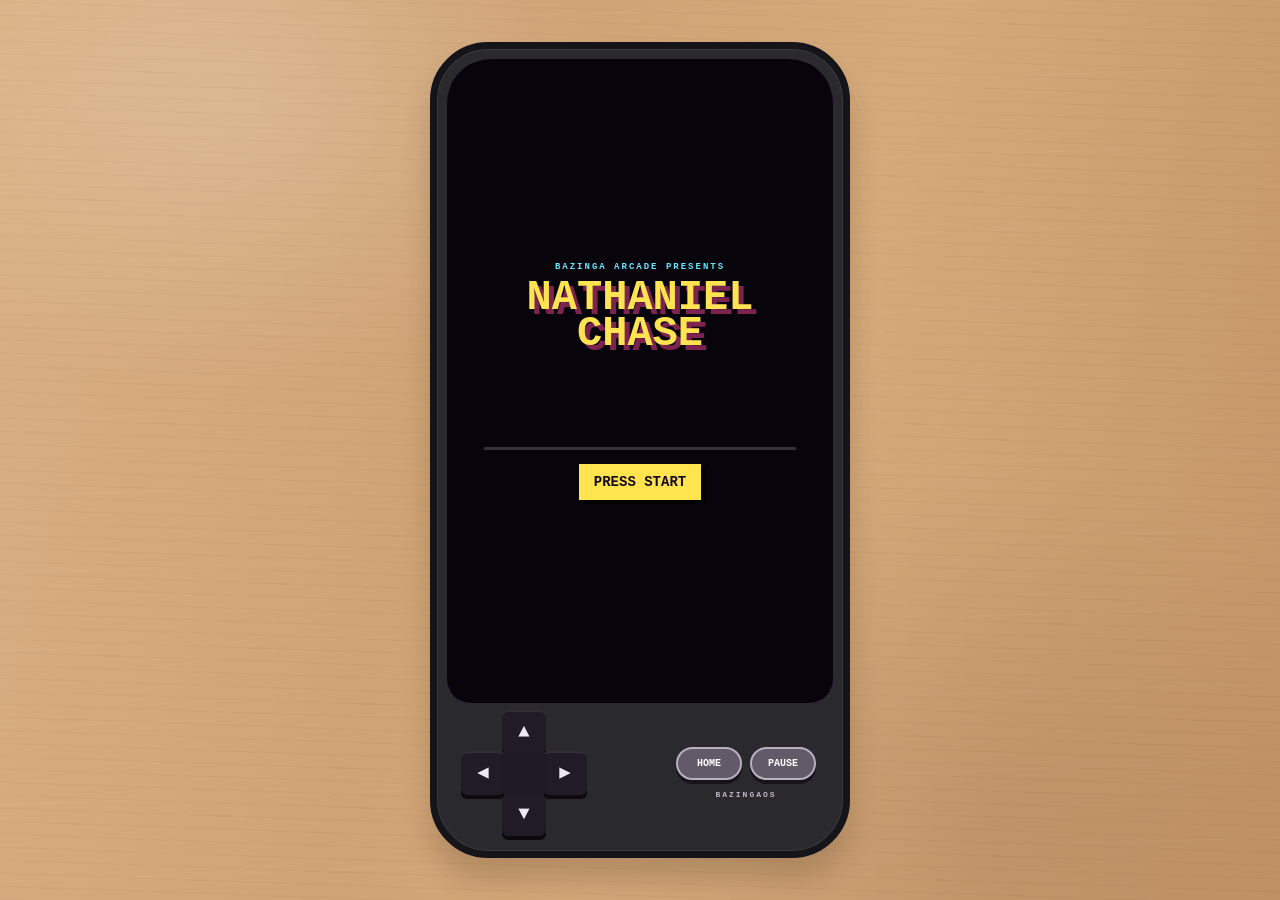
<file: nathaniel-chase.html>
<!doctype html>
<html lang="en">
<head>
<meta charset="utf-8">
<meta name="viewport" content="width=device-width,initial-scale=1,viewport-fit=cover">
<title>Nathaniel Chase</title>
<link rel="stylesheet" href="styles.css">


























<style id="nathanielChaseStableUI">
  html,body{
    margin:0;width:100%;height:100%;overflow:hidden;
    background:#c89b6e;font-family:Arial,Helvetica,sans-serif;
  }
  body{
    background-image:
      radial-gradient(ellipse at 18% 11%,rgba(255,255,255,.16),transparent 26%),
      radial-gradient(ellipse at 78% 92%,rgba(80,39,17,.10),transparent 31%),
      repeating-linear-gradient(2deg,rgba(92,47,20,.03) 0 1px,transparent 2px 13px),
      repeating-linear-gradient(178deg,transparent 0 33px,rgba(255,255,255,.026) 34px,transparent 36px 77px),
      linear-gradient(104deg,#d9b184 0%,#cfa375 36%,#d5aa7b 62%,#c39467 100%);
  }
  html,body,body *,canvas,a,button{cursor:none!important}

  .arcade-shell{
    position:fixed;inset:0;display:grid;place-items:center;
    padding:10px;box-sizing:border-box;
  }

  .phone-game{
    position:relative;width:min(420px,94vw);aspect-ratio:.515;max-height:96vh;
    display:flex;flex-direction:column;align-items:stretch;
    padding:10px;box-sizing:border-box;overflow:hidden;
    border:7px solid #151419;border-radius:58px;background:#2a292d;
    box-shadow:0 22px 28px rgba(45,24,13,.18),inset 0 0 0 1px rgba(255,255,255,.08);
  }

  .game-screen{
    position:relative;flex:1 1 auto;min-height:0;overflow:hidden;
    border-radius:44px 44px 24px 24px;background:#05030a;
  }

  canvas{
    position:absolute;inset:0;width:100%;height:100%;display:block;
    image-rendering:pixelated;background:#05030a;
  }

  .scanlines{
    position:absolute;inset:0;z-index:8;pointer-events:none;opacity:.16;
    background:repeating-linear-gradient(to bottom,transparent 0 3px,rgba(0,0,0,.36) 4px);
  }

  .topbar{
    position:absolute;left:0;right:0;top:0;z-index:10;
    display:flex;justify-content:space-between;align-items:center;
    padding:9px 10px;color:#fff;font:900 10px "Courier New",monospace;
    background:linear-gradient(rgba(5,3,10,.96),rgba(5,3,10,.55),transparent);
  }
  .back{color:#fff;text-decoration:none;border:2px solid #7b5d8c;background:#1b1022;padding:6px 8px}
  .hud{display:none!important;}
.hud{text-align:right;text-shadow:2px 2px #000}
  .hud strong{color:#ffe351}

  .overlay{
    position:absolute;inset:0;z-index:20;display:grid;place-items:center;
    padding:12px;box-sizing:border-box;overflow:hidden;text-align:center;
    color:#fff;background:rgba(4,2,7,.9);
  }
  .overlay.hidden,.victory-vhs.hidden{display:none!important}

  .card{
    width:min(90%,360px);max-height:90%;box-sizing:border-box;overflow:hidden;
    padding:18px;background:#18101f;border:4px solid #8c69a2;box-shadow:7px 7px 0 #000;
  }

  h1{margin:0;color:#ff63b6;font:900 clamp(30px,8vw,44px)/.9 "Courier New",monospace;text-transform:uppercase}
  h2{margin:8px 0 5px;color:#65e6ff;font:900 clamp(18px,5vw,28px) "Courier New",monospace}
  p{margin:5px 0;line-height:1.2}
  button{
    border:0;background:#ffe34f;color:#150b1a;
    font:900 14px "Courier New",monospace;padding:10px 15px;box-shadow:4px 4px 0 #000;
  }

  .title-overlay{background:#07040b;z-index:12}
  .title-card{width:min(86%,420px)}
  .title-kicker{font:900 9px "Courier New",monospace;color:#68e5ff;letter-spacing:2px;margin-bottom:8px}
  .title-logo{font:900 42px/.86 "Courier New",monospace;color:#ffe351;text-shadow:5px 5px #7c244f;margin:0 0 14px}
  .title-walkers{height:84px;position:relative;overflow:hidden;margin:6px 0 14px;border-bottom:3px solid rgba(255,255,255,.18)}
  .title-walkers img{
    position:absolute;left:0;bottom:0;display:block;
    object-fit:contain;max-width:none;will-change:transform;
  }
  .title-wp{
    height:68px;
    z-index:2;
    transform:translateX(-110px);
    animation:titleWpChase 4.8s linear infinite both;
  }
  .title-nathaniel{
    height:65px;
    z-index:1;
    transform:translateX(-110px);
    opacity:0;
    animation:titleNathanielChase 4.8s linear 1s infinite both;
  }
  @keyframes titleWpChase{
    0%{transform:translateX(-110px)}
    100%{transform:translateX(455px)}
  }
  @keyframes titleNathanielChase{
    0%{transform:translateX(-110px);opacity:0}
    .01%{opacity:1}
    100%{transform:translateX(455px);opacity:1}
  }to{transform:translateX(520px)}}

  .ready-overlay{background:rgba(4,2,7,.42);pointer-events:none}
  .ready-card{text-align:center}
  .ready-word{color:#ffe351;font:900 36px "Courier New",monospace;text-shadow:4px 4px #000}
  .ready-note{margin-top:8px;color:#fff;font:900 10px "Courier New",monospace;text-shadow:2px 2px #000}

  .victory-vhs{
    position:absolute;inset:0;z-index:90;display:grid;place-items:center;
    overflow:hidden;background:#09070b;color:#fff;
  }
  .vhs-noise{position:absolute;inset:-20%;opacity:.25;background-image:repeating-radial-gradient(circle at 20% 30%,rgba(255,255,255,.45) 0 1px,transparent 1px 4px),repeating-linear-gradient(0deg,transparent 0 3px,rgba(255,255,255,.13) 3px 4px);animation:vhsJitter .12s steps(2) infinite}
  .vhs-scan{position:absolute;left:0;right:0;height:18%;background:linear-gradient(transparent,rgba(255,255,255,.18),transparent);animation:vhsScan 1.1s linear infinite}
  .vhs-copy{position:relative;text-align:center;text-shadow:3px 3px #000;padding:20px}
  .vhs-rec{font:900 11px "Courier New",monospace;letter-spacing:2px;margin-bottom:18px}
  .vhs-title{font:900 clamp(24px,6vw,42px)/.95 "Courier New",monospace;color:#ffe351}
  .vhs-sub{margin-top:10px;font:900 9px "Courier New",monospace;letter-spacing:2px;color:#7ce8ff}
  @keyframes vhsJitter{0%{transform:translate(0,0)}50%{transform:translate(-2px,1px)}100%{transform:translate(1px,-1px)}}
  @keyframes vhsScan{from{top:-20%}to{top:110%}}

  /* Victory screen */
  #endPanel{padding:8px!important}
  #endPanel .card{
    width:min(92%,330px)!important;max-height:92%!important;
    padding:12px 14px!important;overflow:hidden!important;
  }
  #endTitle{white-space:nowrap!important;font-size:clamp(29px,8vw,42px)!important}
  #endSub{margin:5px 0 2px!important;font-size:clamp(21px,6vw,30px)!important}
  #endText{margin:2px 0 3px!important;font-size:13px!important}

  .win-heads{
    display:flex!important;justify-content:center!important;align-items:flex-end!important;
    gap:7px!important;width:100%!important;margin:3px auto 4px!important;
  }
  .win-head{
    display:block!important;width:auto!important;height:32px!important;max-width:34px!important;
    object-fit:contain!important;object-position:center bottom!important;
    flex:0 0 auto!important;background:transparent!important;border:0!important;
  }
  .win-checks{display:none!important}

  .access-reward{
    width:100%!important;box-sizing:border-box!important;margin:4px auto!important;
    padding:6px 7px!important;border:2px solid #65e6ff!important;
    background:#090611!important;box-shadow:3px 3px 0 #000!important;
    font-family:"Courier New",monospace!important;
  }
  .access-reward .reward-label{color:#65e6ff!important;font-size:9px!important;font-weight:900!important;letter-spacing:.7px!important}
  .access-reward .reward-code{margin:3px 0 1px!important;color:#ffe351!important;font-size:27px!important;font-weight:900!important;white-space:nowrap!important}
  .access-reward .reward-note{color:#fff!important;font-size:8px!important;font-weight:700!important;line-height:1.1!important}
  #restartBtn{margin-top:4px!important;padding:8px 12px!important;font-size:13px!important}

  /* Original compact D-pad */
  .mobile-controls{
    flex:0 0 138px;height:138px;display:flex;justify-content:space-between;
    align-items:center;padding:4px 14px 2px;box-sizing:border-box;pointer-events:auto;
  }
  .dpad{position:relative;width:126px;height:126px;flex:0 0 126px}
  .dpad::after{
    content:"";position:absolute;left:41px;top:41px;width:44px;height:44px;
    border-radius:6px;background:#201a24;
  }
  .dpad button{
    position:absolute;width:44px;height:44px;margin:0;padding:0;line-height:44px;
    font-size:19px;border:0;border-radius:6px;background:#211b25;color:#eee8f2;
    box-shadow:inset 0 2px 0 rgba(255,255,255,.08),0 4px 0 #0d0a0f;
    touch-action:none;user-select:none;
  }
  .dpad button:active{transform:translateY(2px);box-shadow:inset 0 2px 0 rgba(255,255,255,.05),0 2px 0 #0d0a0f}
  .dpad .up{left:41px;top:0}
  .dpad .down{left:41px;bottom:0}
  .dpad .left{left:0;top:41px}
  .dpad .right{right:0;top:41px}

  .console-buttons{min-width:146px;display:flex;flex-direction:column;align-items:center;gap:10px}
  .system-button-row{display:flex;gap:8px;align-items:center;justify-content:center}
  #homeBtn,#pauseBtn{
    min-width:66px;padding:9px 10px;border:2px solid #b9afc0;border-radius:999px;
    background:#625969;color:#fff;box-shadow:0 4px 0 #17131b;
    font:900 10px "Courier New",monospace;
  }
  #homeBtn:active,#pauseBtn:active{transform:translateY(2px);box-shadow:0 2px 0 #17131b}
  .console-buttons span{color:#c1b6c7;font:900 8px "Courier New",monospace;letter-spacing:2px}

  .topbar{
    position:absolute!important;
    left:0!important;
    right:auto!important;
    top:0!important;
    width:auto!important;
    z-index:10!important;
    display:block!important;
    padding:14px 0 0 16px!important;
    background:none!important;
    pointer-events:none!important;
  }

  .hud{
    text-align:left!important;
    color:#fff!important;
    font:900 13px/1.28 "Courier New",monospace!important;
    text-shadow:2px 2px 0 #000,0 0 5px #000!important;
    letter-spacing:.2px!important;
  }

  .hud strong{
    color:#ffe351!important;
    display:inline-block!important;
    min-width:42px!important;
  }

  @media(max-width:520px){
    .topbar{
      padding:12px 0 0 13px!important;
    }

    .hud{
      font-size:11px!important;
      line-height:1.22!important;
    }
  }






  .hardware-hud{
    position:relative;
    flex:0 0 46px;
    height:46px;
    margin:4px 14px 1px;
    display:flex;
    align-items:center;
    justify-content:center;
    box-sizing:border-box;
    background:transparent;
  }

  .hardware-hud.hidden{
    visibility:hidden;
    pointer-events:none;
  }

  .hardware-hud-values{
    position:relative;
    width:100%;
    display:flex;
    justify-content:space-between;
    align-items:center;
    gap:12px;
    white-space:nowrap;
    font:900 clamp(9px,2vw,12px) "Courier New",monospace;
    color:#fff;
    text-shadow:2px 2px 0 #000;
  }

  .hardware-hud-values b{color:#d8cde0}
  .hardware-hud-values strong{color:#ffe351}

  @media(max-width:520px){
    .hardware-hud{
      flex-basis:42px;
      height:42px;
      margin:3px 10px 0;
    }

    .hardware-hud-values{
      gap:5px;
      font-size:8px;
    }
  }
</style>
</head>
<body>
<div class="arcade-shell">
  <main class="phone-game">
    <div class="game-screen">
    <canvas id="game" width="448" height="704"></canvas>
    <div class="topbar">
<div class="hud">SCORE <strong id="score">0000</strong><br>LIVES <strong id="lives">3</strong><br>NATHANIELS <strong id="caught">0/5</strong></div>
    </div>
    <div class="scanlines"></div>
<section class="overlay title-overlay" id="titlePanel">
      <div class="title-card">
        <div class="title-kicker">BAZINGA ARCADE PRESENTS</div>
        <h1 class="title-logo">NATHANIEL<br>CHASE</h1>
        <div class="title-walkers">
          <img class="title-wp" src="assets/images/nathaniel-chase/wind-python-side.png" alt="">
          <img class="title-nathaniel" src="assets/images/nathaniel-chase/nathaniel-full.png" alt="">
        </div>
        <button class="primary-button" id="titleStartButton">PRESS START</button>
      </div>
    </section>

    <section class="overlay hidden" id="startPanel">
      <div class="card">
        <h1>Nathaniel Chase</h1>
        <h2>ARCADE PROTOTYPE</h2>
        <p>Guide Wind Python through the maze, collect Butt Burgers, and catch five Nathaniels.</p>
        <p>Grab a Butt Burger to activate SPLASH MODE. Catch Nathaniel while he flashes blue. Get five to win.</p>
        <p class="controls">ARROW KEYS / WASD: MOVE<br>PHONE: USE THE D-PAD</p>
        <button id="startBtn">START GAME</button>
      </div>
    </section>


    <section class="overlay hidden ready-overlay" id="readyPanel">
      <div class="ready-card">
        <div class="ready-word">READY</div>
        <div class="ready-note">WIND PYTHON STARTS HERE</div>
      </div>
    </section>

    <section class="victory-vhs hidden" id="victoryVhs" aria-hidden="true">
      <div class="vhs-noise"></div>
      <div class="vhs-scan"></div>
      <div class="vhs-copy">
        <div class="vhs-rec">● REC</div>
        <div class="vhs-title">NATHANIEL CAPTURED</div>
        <div class="vhs-sub">SECURITY TAPE // BAZINGAOS</div>
      </div>
    </section>

    <section class="overlay hidden" id="endPanel">
      <div class="card">
        <h1 id="endTitle">GAME OVER</h1>
        <h2 id="endSub">NATHANIEL CAUGHT WIND PYTHON</h2>
        <p id="endText">Score: 0</p>
      <div class="win-heads hidden" id="winHeads">
        <img class="win-head" src="assets/images/nathaniel-chase/nathaniel-full.png" alt="">
        <img class="win-head" src="assets/images/nathaniel-chase/nathaniel-full.png" alt="">
        <img class="win-head" src="assets/images/nathaniel-chase/nathaniel-full.png" alt="">
        <img class="win-head" src="assets/images/nathaniel-chase/nathaniel-full.png" alt="">
        <img class="win-head" src="assets/images/nathaniel-chase/nathaniel-full.png" alt="">
      </div>
      <div class="win-checks hidden" id="winChecks">✓✓✓✓✓</div>
      <div class="access-reward hidden" id="accessReward">
        <div class="reward-label">EPISODE 02 ACCESS KEY</div>
        <div class="reward-code">FART MOUTH</div>
        <div class="reward-note">Use it to unlock Episode 02.</div>
      </div>
        <button id="restartBtn">PLAY AGAIN</button>
      </div>
    </section>
    </div>

    <div class="hardware-hud hidden" id="hardwareHud" aria-label="Game status">
<div class="hardware-hud-values">
        <span><b>SCORE</b> <strong id="hudScoreBody">0000</strong></span>
        <span><b>LIVES</b> <strong id="hudLivesBody">4</strong></span>
        <span><b>CAPTURED</b> <strong id="hudCapturedBody">0/5</strong></span>
      </div>
    </div>

    <div class="mobile-controls">
      <div class="dpad">
        <button class="up" data-dir="up" aria-label="Move up">▲</button>
        <button class="down" data-dir="down" aria-label="Move down">▼</button>
        <button class="left" data-dir="left" aria-label="Move left">◀</button>
        <button class="right" data-dir="right" aria-label="Move right">▶</button>
      </div>
      <div class="console-buttons">
        <div class="system-button-row">
          <button id="homeBtn" type="button">HOME</button>
          <button id="pauseBtn" type="button">PAUSE</button>
        </div>
        <span>BAZINGAOS</span>
      </div>
    </div>
  </main>
</div>

<script>
(() => {
  const canvas = document.getElementById("game");
  const ctx = canvas.getContext("2d");
  ctx.imageSmoothingEnabled = false;

  const scoreEl = document.getElementById("score");
  const hardwareHud = document.getElementById("hardwareHud");
  const livesEl = document.getElementById("lives");
  const caughtEl = document.getElementById("caught");
  const titlePanel = document.getElementById("titlePanel");
  const titleStartButton = document.getElementById("titleStartButton");
  const pauseBtn = document.getElementById("pauseBtn");
  const homeBtn = document.getElementById("homeBtn");
  const victoryVhs = document.getElementById("victoryVhs");
  const startPanel = document.getElementById("startPanel");
  const readyPanel = document.getElementById("readyPanel");

  const startSound = new Audio("assets/audio/fartmouth.mp3");
  startSound.preload = "auto";
  startSound.volume = 0.9;

  const caughtSound = new Audio("assets/audio/oh-no-you-got-me.mp3");
  caughtSound.preload = "auto";
  caughtSound.volume = 0.95;

  const loseSound = new Audio("assets/audio/yeah-mad.mp3");
  loseSound.preload = "auto";
  loseSound.volume = 0.95;

  const burgerCollectSound = new Audio("assets/audio/butt-burger-collect.mp3");
  burgerCollectSound.preload = "auto";
  burgerCollectSound.volume = 0.95;


  const gotchaSound = new Audio("nathaniel-gotcha.mp3");
  gotchaSound.preload = "auto";
  gotchaSound.volume = 0.95;

  const runSound = new Audio("nathaniel-run.mp3");
  runSound.preload = "auto";
  runSound.volume = 0.9;


  const titleLoopSound = new Audio("assets/audio/iwannashow.mp3");
  titleLoopSound.preload = "auto";
  titleLoopSound.loop = true;
  titleLoopSound.volume = 0.7;

  const winSound = new Audio("assets/audio/van.mp3");
  winSound.preload = "auto";
  winSound.volume = 0.95;

  function stopAudio(audio){
    audio.pause();
    audio.currentTime=0;
  }

  function stopAllCharacterAudio(except=null){
    [caughtSound,loseSound,winSound,startSound,gotchaSound].forEach(audio=>{
      if(audio!==except) stopAudio(audio);
    });
  }

  function startTitleLoop(){
    if(titlePanel.classList.contains("hidden")) return;
    titleLoopSound.play().catch(()=>{});
  }

  function stopTitleLoop(){
    titleLoopSound.pause();
    titleLoopSound.currentTime = 0;
  }

  const embeddedMode = new URLSearchParams(window.location.search).get("embedded") === "1";

  if(!embeddedMode){
    startTitleLoop();
    window.addEventListener("pageshow", startTitleLoop);
    document.addEventListener("pointerdown", startTitleLoop, {once:true});
    document.addEventListener("keydown", startTitleLoop, {once:true});
  }


  const gameMusic = new Audio("assets/audio/nathaniel-game-music.mp3");
  gameMusic.preload = "auto";
  gameMusic.loop = true;

  function setGameMusicVolume(){
    const isMobileAudio =
      window.matchMedia("(pointer:coarse)").matches ||
      window.matchMedia("(max-width:760px)").matches ||
      navigator.maxTouchPoints > 0 ||
      /Android|iPhone|iPad|iPod|Mobile/i.test(navigator.userAgent);

    // Nathaniel gameplay music only:
    // mobile much lower so effects stay clear, desktop unchanged.
    gameMusic.volume = isMobileAudio ? 0.055 : 0.14;
  }

  function startGameMusic(){
    try{
      setGameMusicVolume();
      gameMusic.pause();
      gameMusic.currentTime = 0;
      gameMusic.play().catch(()=>{});
    }catch(_){}
  }


  window.addEventListener("resize", setGameMusicVolume);
  document.addEventListener("visibilitychange", ()=>{
    if(!document.hidden) setGameMusicVolume();
  });

  function stopParentChaseMusic(){
    if(!embeddedMode || window.parent === window) return;

    try{
      const parentAudio = window.parent.document.getElementById("chaseLauncherAudio");
      if(parentAudio){
        parentAudio.pause();
        parentAudio.currentTime = 0;
      }
    }catch(_){}

    window.parent.postMessage("chase-game-started","*");
  }
  const endPanel = document.getElementById("endPanel");
  const endTitle = document.getElementById("endTitle");
  const endSub = document.getElementById("endSub");
  const endText = document.getElementById("endText");
  const winHeads = document.getElementById("winHeads");
  const winChecks = document.getElementById("winChecks");
  const accessReward = document.getElementById("accessReward");

  const TILE = 32;
  const COLS = 14;
  const ROWS = 22;
  const map = [
    "##############",
    "#............#",
    "#.####.#####.#",
    "#o#........#o#",
    "#.#.##.###.#.#",
    "#............#",
    "###.##..##.###",
    "#...#....#...#",
    "#.#.#.##.#.#.#",
    "#.#........#.#",
    "#.####..####.#",
    "#............#",
    "#.####..####.#",
    "#.#........#.#",
    "#.#.##..##.#.#",
    "#...#....#...#",
    "###.##..##.###",
    "#............#",
    "#.#####.####.#",
    "#o..........o#",
    "#............#",
    "##############"
  ];

  const dirs = {
    left:{x:-1,y:0}, right:{x:1,y:0}, up:{x:0,y:-1}, down:{x:0,y:1}
  };

  const nathanielImg = new Image();
  nathanielImg.src = "assets/images/nathaniel-chase/nathaniel-full.png";

  const windPythonImg = new Image();
  windPythonImg.src = "assets/images/nathaniel-chase/wind-python-side.png";

  const buttBurgerImg = new Image();
  buttBurgerImg.src = "assets/images/nathaniel-chase/butt-burger.png";

  let pellets, powerups, player, enemies, score, lives, caughtNathaniels, running, pausedByUser=false, powerTimer, lastTime, moveAccumulator, enemyAccumulator, readyTimer, enemyMoveCounter=0, captureAnimations=[], currentEnemyStepTime=.39, waitingForDirection=false, directionInputArmed=true;
  const heldDirectionKeys=new Set();

  function key(x,y){ return x+","+y; }
  function walkable(x,y){
    return y>=0 && y<ROWS && x>=0 && x<COLS && map[y][x] !== "#";
  }

  function tileDistance(a,b){
    return Math.abs(a.x-b.x)+Math.abs(a.y-b.y);
  }

  function respawnEnemyAwayFromPlayer(enemy,minDistance=6){
    const occupied = new Set(
      enemies
        .filter(other=>other!==enemy)
        .map(other=>key(other.x,other.y))
    );

    const candidates=[];
    for(let y=0;y<ROWS;y++){
      for(let x=0;x<COLS;x++){
        if(!walkable(x,y)) continue;
        if(occupied.has(key(x,y))) continue;
        if(tileDistance({x,y},player)<minDistance) continue;
        candidates.push({x,y});
      }
    }

    const spot=candidates.length
      ? candidates[Math.floor(Math.random()*candidates.length)]
      : enemy.home;

    enemy.x=spot.x;
    enemy.y=spot.y;
    enemy.prevX=spot.x;
    enemy.prevY=spot.y;
    enemy.dir=["left","right","up","down"][Math.floor(Math.random()*4)];
    enemy.facing=enemy.dir==="left"?-1:1;
    enemy.delay=8;
  }

  function resetLevel(full=true){
    pellets = new Set();
    powerups = new Set();
    for(let y=0;y<ROWS;y++){
      for(let x=0;x<COLS;x++){
        if(map[y][x]===".") pellets.add(key(x,y));
        if(map[y][x]==="o") powerups.add(key(x,y));
      }
    }
    player = {x:6,y:11,prevX:6,prevY:11,dir:"right",next:"right",facing:1};
    enemies = [
      {x:12,y:20,prevX:12,prevY:20,dir:"left",facing:-1,home:{x:12,y:20},delay:0},
      {x:12,y:1,prevX:12,prevY:1,dir:"down",facing:-1,home:{x:12,y:1},delay:4},
      {x:1,y:20,prevX:1,prevY:20,dir:"up",facing:1,home:{x:1,y:20},delay:8}
    ];
    powerTimer = 0;
    moveAccumulator = 0;
    enemyAccumulator = 0;
    player.prevX=player.x;
    player.prevY=player.y;
    enemies.forEach(e=>{e.prevX=e.x;e.prevY=e.y;});
    if(full){ score=0; lives=4; caughtNathaniels=0; enemyMoveCounter=0; }
    updateHud();
  }

  function updateHud(){
    const scoreText=String(score).padStart(4,"0");
    const livesText=String(lives);
    const caughtText=caughtNathaniels+"/5";

    scoreEl.textContent=scoreText;
    livesEl.textContent=livesText;
    caughtEl.textContent=caughtText;

    const hudScoreBody=document.getElementById("hudScoreBody");
    const hudLivesBody=document.getElementById("hudLivesBody");
    const hudCapturedBody=document.getElementById("hudCapturedBody");

    if(hudScoreBody) hudScoreBody.textContent=scoreText;
    if(hudLivesBody) hudLivesBody.textContent=livesText;
    if(hudCapturedBody) hudCapturedBody.textContent=caughtText;
  }

  function chooseEnemyDirection(e){
    const options = Object.entries(dirs)
      .filter(([name,d]) => walkable(e.x+d.x,e.y+d.y))
      .filter(([name]) => {
        const opposite = {left:"right",right:"left",up:"down",down:"up"};
        return name !== opposite[e.dir] || Math.random()<.08;
      });
    if(!options.length) return e.dir;

    const target = powerTimer>0
      ? {x:COLS-1-player.x,y:ROWS-1-player.y}
      : player;

    options.sort((a,b)=>{
      const da=Math.abs(e.x+a[1].x-target.x)+Math.abs(e.y+a[1].y-target.y);
      const db=Math.abs(e.x+b[1].x-target.x)+Math.abs(e.y+b[1].y-target.y);
      return da-db+(Math.random()-.5)*2.2;
    });
    return options[0][0];
  }

  function moveEntity(ent,dirName){
    const d=dirs[dirName];
    if(walkable(ent.x+d.x,ent.y+d.y)){
      ent.prevX=ent.x;
      ent.prevY=ent.y;
      ent.x+=d.x;
      ent.y+=d.y;
      ent.dir=dirName;
      if(dirName==="left") ent.facing=-1;
      if(dirName==="right") ent.facing=1;
      return true;
    }

    ent.prevX=ent.x;
    ent.prevY=ent.y;
    return false;
  }

  function loseLife(){
    lives--;
    updateHud();

    if(lives<=0){
      finish(false);
      return;
    }

    stopAllCharacterAudio(gotchaSound);
    gotchaSound.currentTime=0;
    gotchaSound.play().catch(()=>{});

    player={x:6,y:11,prevX:6,prevY:11,dir:"right",next:"right",facing:1};
    waitingForDirection=true;
    directionInputArmed=false;
    moveAccumulator=0;
    enemies.forEach((e,i)=>{
      e.x=e.home.x;e.y=e.home.y;
      e.prevX=e.home.x;e.prevY=e.home.y;
      e.dir=i===0?"left":i===1?"down":"up";
      e.facing=i===0?-1:1;
      e.delay=i*3;
    });
    powerTimer=0;
  }

  function collisionCheck(){
    for(const e of enemies){
      if(e.x===player.x && e.y===player.y){
        if(powerTimer>0){
          score+=250;
          caughtNathaniels++;

          addCaptureAnimation(e.x,e.y,e.facing);
          stopAllCharacterAudio(caughtSound);
          caughtSound.play().catch(()=>{});

          respawnEnemyAwayFromPlayer(e,6);
          updateHud();

          if(caughtNathaniels>=5){
            finish(true);
            return;
          }
        } else {
          loseLife();
        }
      }
    }
  }

  function playerStep(){
    if(waitingForDirection) return;

    if(moveEntity(player,player.next)) player.dir=player.next;
    else moveEntity(player,player.dir);

    const k=key(player.x,player.y);
    if(pellets.delete(k)){score+=10;}
    if(powerups.delete(k)){
      score+=50;
      powerTimer=15;
      runSound.pause();
      runSound.currentTime=0;

      burgerCollectSound.pause();
      burgerCollectSound.currentTime=0;

      const playRunAfterCollect = () => {
        burgerCollectSound.removeEventListener("ended", playRunAfterCollect);
        runSound.currentTime=0;
        runSound.play().catch(()=>{});
      };

      burgerCollectSound.addEventListener("ended", playRunAfterCollect, {once:true});
      burgerCollectSound.play().catch(()=>{
        burgerCollectSound.removeEventListener("ended", playRunAfterCollect);
        runSound.play().catch(()=>{});
      });
    }
    updateHud();
    collisionCheck();


  }

  function enemyStep(){
    enemies.forEach(e=>{
      if(e.delay>0){e.delay--;return;}
      const intersections = Object.values(dirs).filter(d=>walkable(e.x+d.x,e.y+d.y)).length;
      if(intersections>=3 || !moveEntity(e,e.dir)){
        e.dir=chooseEnemyDirection(e);
        moveEntity(e,e.dir);
      }
    });
    collisionCheck();
  }

  function update(dt){
    if(!running)return;
    if(powerTimer>0) powerTimer=Math.max(0,powerTimer-dt);

    const playerStepTime = .23;
    const enemyStepTime = powerTimer>0 ? .48 : .39;
    currentEnemyStepTime = enemyStepTime;

    moveAccumulator += dt;
    enemyAccumulator += dt;

    while(moveAccumulator>=playerStepTime){
      moveAccumulator-=playerStepTime;
      playerStep();
      if(!running)break;
    }

    while(running && enemyAccumulator>=enemyStepTime){
      enemyAccumulator-=enemyStepTime;
      enemyStep();
    }
  }

  function drawMaze(){
    ctx.fillStyle="#05030a";
    ctx.fillRect(0,0,canvas.width,canvas.height);

    for(let y=0;y<ROWS;y++){
      for(let x=0;x<COLS;x++){
        const px=x*TILE,py=y*TILE;
        if(map[y][x]==="#"){
          ctx.fillStyle="#2f1740";
          ctx.fillRect(px,py,TILE,TILE);
          ctx.strokeStyle="#9b5ac1";
          ctx.lineWidth=3;
          ctx.strokeRect(px+2,py+2,TILE-4,TILE-4);
          ctx.fillStyle="#5d2a75";
          ctx.fillRect(px+7,py+7,TILE-14,TILE-14);
        } else {
          ctx.fillStyle=(x+y)%2===0?"#0b0711":"#0e0815";
          ctx.fillRect(px,py,TILE,TILE);
          const k=key(x,y);
          if(pellets.has(k)){
            ctx.fillStyle="#ffe65a";
            ctx.fillRect(px+14,py+14,4,4);
          }
          if(powerups.has(k)){
            const burgerBob=Math.sin(performance.now()/240+(x+y)*0.65)*1.8;
            if(buttBurgerImg.complete && buttBurgerImg.naturalWidth){
              const drawWidth=27;
              const drawHeight=drawWidth*(buttBurgerImg.naturalHeight/buttBurgerImg.naturalWidth);
              ctx.drawImage(
                buttBurgerImg,
                px+16-drawWidth/2,
                py+16-drawHeight/2+burgerBob,
                drawWidth,
                drawHeight
              );
            }
          }
        }
      }
    }
  }

  function smoothStep(t){
    t=Math.max(0,Math.min(1,t));
    return t*t*(3-2*t);
  }

  function renderPosition(ent,accumulator=moveAccumulator,stepTime=.23){
    const progress=smoothStep(accumulator/stepTime);
    return {
      x:ent.prevX+(ent.x-ent.prevX)*progress,
      y:ent.prevY+(ent.y-ent.prevY)*progress
    };
  }

  function renderEnemyPosition(ent){
    const progress=Math.max(0,Math.min(1,enemyAccumulator/currentEnemyStepTime));
    return {
      x:ent.prevX+(ent.x-ent.prevX)*progress,
      y:ent.prevY+(ent.y-ent.prevY)*progress
    };
  }

  function drawSprite(image,cx,cy,height,facing,bob=0,frightened=false){
    if(!(image.complete && image.naturalWidth)) return false;

    const ratio=image.naturalWidth/image.naturalHeight;
    const width=height*ratio;

    ctx.save();
    ctx.translate(cx,cy+bob);
    ctx.scale(facing || 1,1);

    if(frightened){
      ctx.globalAlpha=.72;
      ctx.filter="hue-rotate(155deg) saturate(2.4) brightness(1.12)";
    }

    ctx.drawImage(image,-width/2,-height*.82,width,height);
    ctx.restore();
    return true;
  }

  function drawPlayer(){
    const pos=renderPosition(player);
    const cx=pos.x*TILE+16;
    const cy=pos.y*TILE+18;
    const bob=running ? Math.sin(performance.now()/130)*0.7 : 0;

    if(!drawSprite(windPythonImg,cx,cy,40,player.facing,bob,false)){
      ctx.fillStyle="#7bdff5";
      ctx.beginPath();
      ctx.arc(cx,cy-7,11,0,Math.PI*2);
      ctx.fill();
    }
  }

  function addCaptureAnimation(x,y,facing){
    captureAnimations.push({x,y,facing,start:performance.now(),duration:320});
  }

  function drawCaptureAnimations(){
    const now=performance.now();
    captureAnimations=captureAnimations.filter(anim=>{
      const t=(now-anim.start)/anim.duration;
      if(t>=1) return false;
      const eased=1-Math.pow(1-t,3);
      const cx=anim.x*TILE+16;
      const cy=anim.y*TILE+18;
      const scale=Math.max(.05,1-eased*.95);
      ctx.save();
      ctx.translate(cx,cy);
      ctx.rotate(eased*Math.PI*2);
      ctx.scale(scale*(anim.facing||1),scale);
      if(nathanielImg.complete && nathanielImg.naturalWidth){
        ctx.drawImage(nathanielImg,-22,-22,44,44);
      }
      ctx.restore();
      return true;
    });
  }

  function drawEnemy(e,index){
    const pos=renderEnemyPosition(e);
    const cx=pos.x*TILE+16;
    const cy=pos.y*TILE+18;
    const frightened=powerTimer>0;
    const flashBlue=frightened && Math.floor(performance.now()/170)%2===0;
    const bob=Math.sin(performance.now()/145+index*1.8)*0.8;

    if(!drawSprite(nathanielImg,cx,cy,43,e.facing,bob,flashBlue)){
      ctx.fillStyle=flashBlue?"#58ddff":"#d58d55";
      ctx.beginPath();
      ctx.arc(cx,cy-8,13,0,Math.PI*2);
      ctx.fill();
    }
  }

  function draw(){
    drawMaze();
    drawPlayer();
    enemies.forEach(drawEnemy);
    drawCaptureAnimations();

    if(powerTimer>0){
      const powerText="PYTHON POWER  "+powerTimer.toFixed(1);
      ctx.save();
      ctx.font='bold 18px "Courier New"';
      const labelWidth=ctx.measureText(powerText).width+20;
      const labelX=10;
      const labelY=canvas.height-42;

      ctx.fillStyle="rgba(4,3,8,.88)";
      ctx.fillRect(labelX,labelY,labelWidth,30);

      ctx.strokeStyle="#65e6ff";
      ctx.lineWidth=2;
      ctx.strokeRect(labelX+1,labelY+1,labelWidth-2,28);

      ctx.fillStyle="#ffe351";
      ctx.textBaseline="middle";
      ctx.shadowColor="#000";
      ctx.shadowBlur=5;
      ctx.fillText(powerText,labelX+10,labelY+15);
      ctx.restore();
    }
  }

  function loop(t){
    const dt=Math.min(.05,(t-lastTime)/1000||0);
    lastTime=t;
    if(!pausedByUser) update(dt);
    draw();
    requestAnimationFrame(loop);
  }

  function start(){
    startGameMusic();
    stopParentChaseMusic();
    pausedByUser=false;
    pauseBtn.textContent="PAUSE";
    victoryVhs.classList.add("hidden");
    clearTimeout(readyTimer);
    captureAnimations=[];
    stopAllCharacterAudio();
    burgerCollectSound.pause(); burgerCollectSound.currentTime=0;
    runSound.pause(); runSound.currentTime=0;
    gotchaSound.pause(); gotchaSound.currentTime=0;
    resetLevel(true);
    waitingForDirection=false;
    directionInputArmed=true;
    heldDirectionKeys.clear();
    running=false;
    startPanel.classList.add("hidden");
    endPanel.classList.add("hidden");
    readyPanel.classList.remove("hidden");
    hardwareHud.classList.add("hidden");

    startSound.pause();
    startSound.currentTime=0;
    startSound.play().catch(()=>{});

    readyTimer=setTimeout(()=>{
      readyPanel.classList.add("hidden");
      hardwareHud.classList.remove("hidden");
      moveAccumulator=0;
      running=true;
    },1400);
  }

  function finish(won){
    if(!running && !endPanel.classList.contains("hidden")) return;
    running=false;
    pausedByUser=false;
    hardwareHud.classList.add("hidden");
    pauseBtn.textContent="PAUSE";

    gameMusic.pause();
    gameMusic.currentTime=0;
    runSound.pause();
    runSound.currentTime=0;

    endTitle.textContent=won?"CAPTURED":"GAME OVER";
    endSub.textContent=won?"5 / 5":"NATHANIEL CAUGHT WIND PYTHON";
    endText.textContent=won
      ? "Score: "+score
      : "Score: "+score+" · Nathaniels: "+caughtNathaniels+"/5";

    winHeads.classList.toggle("hidden",!won);
    winChecks.classList.toggle("hidden",!won);
    accessReward.classList.toggle("hidden",!won);

    if(won){
      stopAllCharacterAudio(winSound);
      winSound.volume=1;
      victoryVhs.classList.add("hidden");
      victoryVhs.setAttribute("aria-hidden","true");
      endPanel.classList.remove("hidden");
      winSound.play().catch(()=>{});
    }else{
      stopAllCharacterAudio(loseSound);
      loseSound.play().catch(()=>{});
      endPanel.classList.remove("hidden");
    }
  }

  function setDirection(dir){
    if(!dirs[dir]) return;
    if(waitingForDirection && !directionInputArmed) return;

    player.next=dir;
    player.dir=dir;
    waitingForDirection=false;
  }

  const directionKeyMap={
    ArrowLeft:"left",KeyA:"left",ArrowRight:"right",KeyD:"right",
    ArrowUp:"up",KeyW:"up",ArrowDown:"down",KeyS:"down"
  };

  addEventListener("keydown",e=>{
    const dir=directionKeyMap[e.code];
    if(!dir) return;

    e.preventDefault();
    heldDirectionKeys.add(e.code);

    // Ignore auto-repeat and any key that was already held when WP respawned.
    if(e.repeat || (waitingForDirection && !directionInputArmed)) return;
    setDirection(dir);
  });

  addEventListener("keyup",e=>{
    if(!directionKeyMap[e.code]) return;

    heldDirectionKeys.delete(e.code);

    // Once every previously held direction key is released, the next fresh
    // key press is allowed to move WP again.
    if(waitingForDirection && heldDirectionKeys.size===0){
      directionInputArmed=true;
    }
  });

  document.querySelectorAll("[data-dir]").forEach(btn=>{
    const dir=btn.dataset.dir;
    const chooseDirection=e=>{
      e.preventDefault();
      directionInputArmed=true;
      setDirection(dir);
    };
    btn.addEventListener("pointerdown",chooseDirection);
    btn.addEventListener("touchstart",chooseDirection,{passive:false});
  });

  // Mobile swipe steering across the game screen.
  let swipeStart=null;
  const gameScreen=document.querySelector(".game-screen");
  gameScreen.addEventListener("touchstart",event=>{
    const touch=event.changedTouches[0];
    swipeStart={x:touch.clientX,y:touch.clientY};
  },{passive:true});

  gameScreen.addEventListener("touchend",event=>{
    if(!swipeStart) return;
    const touch=event.changedTouches[0];
    const dx=touch.clientX-swipeStart.x;
    const dy=touch.clientY-swipeStart.y;
    swipeStart=null;

    if(Math.max(Math.abs(dx),Math.abs(dy))<18) return;
    directionInputArmed=true;
    if(Math.abs(dx)>Math.abs(dy)){
      setDirection(dx>0?"right":"left");
    }else{
      setDirection(dy>0?"down":"up");
    }
  },{passive:true});

  const phoneBackButton = document.getElementById("phoneBackButton");
  if(phoneBackButton){
    phoneBackButton.addEventListener("click",(event)=>{
      if(embeddedMode && window.parent !== window){
        event.preventDefault();
        window.parent.postMessage("close-chase-app","*");
      }
    });
  }

  homeBtn.addEventListener("click",()=>{
    hardwareHud.classList.add("hidden");
    stopTitleLoop();
    gameMusic.pause();
    runSound.pause();
    runSound.currentTime=0;
    stopAllCharacterAudio();

    if(embeddedMode && window.parent !== window){
      window.parent.postMessage("close-chase-app","*");
    }else{
      window.location.href="index.html";
    }
  });

  pauseBtn.addEventListener("click",()=>{
    pausedByUser=!pausedByUser;
    pauseBtn.textContent=pausedByUser?"RESUME":"PAUSE";
    if(pausedByUser){
      gameMusic.pause();
      runSound.pause();
    }else if(endPanel.classList.contains("hidden") && victoryVhs.classList.contains("hidden")){
      startGameMusic();
      lastTime=performance.now();
      gameMusic.play().catch(()=>{});
    }
  });

  titleStartButton.addEventListener("click",()=>{
    stopParentChaseMusic();
    stopTitleLoop();
    titlePanel.classList.add("hidden");
    startPanel.classList.add("hidden");
    start();
  });

  document.getElementById("startBtn").addEventListener("click",start);
  document.getElementById("restartBtn").addEventListener("click",start);

  resetLevel(true);
  running=false;
  requestAnimationFrame(t=>{lastTime=t;loop(t);});
})();
</script>
<script src="cursor.js"></script>

<script>
document.addEventListener("keydown", function(event){
  const title = document.getElementById("titlePanel");
  const button = document.getElementById("titleStartButton");
  if (title && !title.classList.contains("hidden") && (event.key === "Enter" || event.key === " ")) {
    event.preventDefault();
    button.click();
  }
});
</script>



<script id="pauseButtonStateGuard">
(() => {
  const pauseBtn = document.getElementById("pauseBtn");
  if (!pauseBtn) return;

  const observer = new MutationObserver(() => {
    const text = pauseBtn.textContent.trim().toUpperCase();
    if (!text.includes("PAUSE") && !text.includes("RESUME")) {
      pauseBtn.textContent = "PAUSE";
    }
  });

  observer.observe(pauseBtn, {childList:true, subtree:true, characterData:true});
})();
</script>
</body>
</html>
</file>
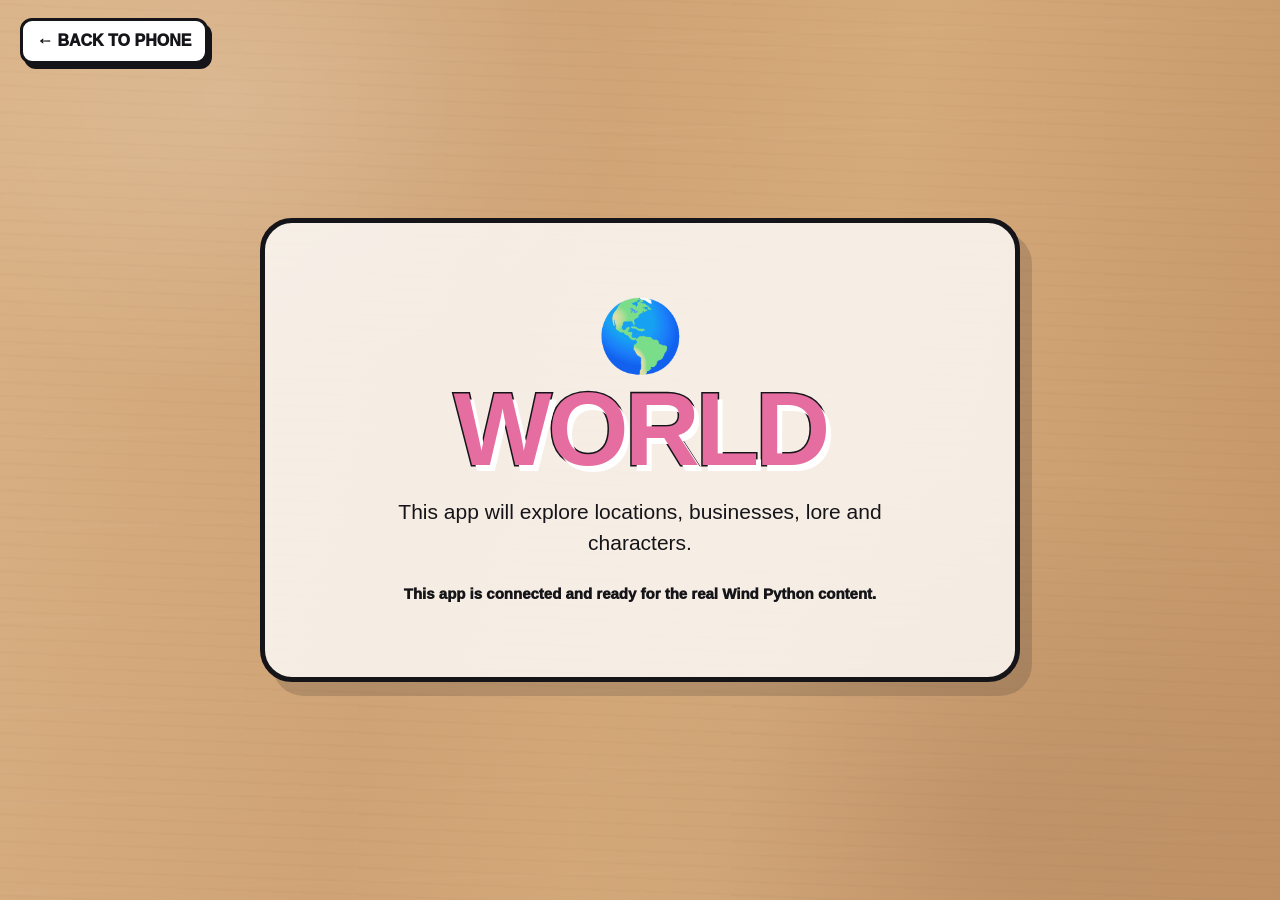
<file: world.html>
<!doctype html>
<html lang="en">
<head>
  <meta charset="utf-8">
  <meta name="viewport" content="width=device-width, initial-scale=1">
  <title>WORLD | Wind Python</title>
  <link rel="stylesheet" href="page.css">
  <link rel="stylesheet" href="styles.css">

<style id="global-tabletop-continuity">
html,body{min-height:100%;}
body{

  background-color:#c89b6e;
  background-image:
    radial-gradient(ellipse at 18% 11%, rgba(255,255,255,.16), transparent 26%),
    radial-gradient(ellipse at 78% 92%, rgba(80,39,17,.10), transparent 31%),
    repeating-linear-gradient(2deg,
      rgba(92,47,20,.030) 0px,
      rgba(92,47,20,.030) 1px,
      transparent 2px,
      transparent 13px),
    repeating-linear-gradient(178deg,
      transparent 0px,
      transparent 33px,
      rgba(255,255,255,.026) 34px,
      transparent 36px,
      transparent 77px),
    linear-gradient(104deg,#d9b184 0%,#cfa375 36%,#d5aa7b 62%,#c39467 100%);
  background-size:auto,auto,100% 27px,100% 91px,auto;
  background-position:center;
  background-repeat:no-repeat, no-repeat, repeat, repeat, no-repeat;
  background-attachment:fixed;

}
</style>

</head>
<body>
  <main class="page">
    <a class="back" href="index.html">← BACK TO PHONE</a>
    <section class="panel">
      <div class="icon">🌎</div>
      <h1>WORLD</h1>
      <p>This app will explore locations, businesses, lore and characters.</p>
      <p class="note">This app is connected and ready for the real Wind Python content.</p>
    </section>
  </main>
  <script src="cursor.js"></script>
</body>
</html>
</file>
<file: styles.css>
/* V28: persistent site-wide animated PNG cursor */
html,
body,
body *,
a,
button,
input,
textarea,
select,
label,
canvas,
[role="button"] {
  cursor: none !important;
}

#wp-custom-cursor {
  position: fixed;
  left: 0;
  top: 0;
  width: 28px;
  height: 43px;
  pointer-events: none;
  z-index: 2147483647;
  transform-origin: 50% 0%;
  transform: translate3d(-100px, -100px, 0) rotate(-4deg);
  image-rendering: pixelated;
  image-rendering: crisp-edges;
  will-change: transform, width, height;
  opacity: 0;
  transition:
    width 55ms ease,
    height 55ms ease,
    filter 55ms ease,
    opacity 35ms linear;
}

#wp-custom-cursor.is-clicking {
  width: 29px;
  height: 41px;
  filter: brightness(0.98);
}

#wp-custom-cursor.is-releasing {
  animation: wp-cursor-pop 90ms ease-out;
}

@keyframes wp-cursor-pop {
  0% {
    width: 29px;
    height: 41px;
  }
  100% {
    width: 28px;
    height: 43px;
  }
}

@media (hover: none), (pointer: coarse) {
  #wp-custom-cursor {
    display: none !important;
  }

  html,
  body,
  body *,
  a,
  button,
  input,
  textarea,
  select,
  label,
  canvas,
  [role="button"] {
    cursor: auto !important;
  }
}


* { box-sizing: border-box; }

:root {
  --pink: #efafc9;
  --pink-deep: #e66d9f;
  --baby-blue: #9fd5f1;
  --yellow: #f4d35e;
  --ink: #151419;
  --lilac: #c9b8e8;
  --green: #a9d66d;
  --orange: #f2a24f;
}

html, body {
  margin: 0;
  min-height: 100%;
}

body {
  overflow-x: hidden;
  background:
    radial-gradient(circle at 50% 10%, rgba(255,255,255,.35), transparent 18%),
    linear-gradient(180deg, #f3c1d3, #eba4c2);
  font-family: "Trebuchet MS", "Arial Rounded MT Bold", Arial, sans-serif;
  color: var(--ink);
}

.stage {
  min-height: 100vh;
  display: grid;
  place-items: center;
  padding: 24px 12px;
}

.phone {
  width: min(420px, 94vw);
  aspect-ratio: .515;
  padding: 10px;
  border: 7px solid var(--ink);
  border-radius: 58px;
  background: #2a292d;
  box-shadow:
    0 0 0 5px var(--yellow),
    0 0 0 10px var(--ink),
    16px 20px 0 rgba(21,20,25,.18);
}

.phone-screen {
  position: relative;
  height: 100%;
  overflow: hidden;
  border-radius: 44px;
  background: #111;
}

.status-bar {
  position: absolute;
  left: 22px;
  right: 22px;
  top: 16px;
  z-index: 10;
  display: grid;
  grid-template-columns: 1fr auto 1fr;
  align-items: center;
  font-size: 13px;
  font-weight: 1000;
}

.status-bar span:last-child {
  justify-self: end;
}

.status-bar.light { color: #fff; text-shadow: 0 1px 2px #000; }
.status-bar.dark { color:#111; }
.status-bar.dark span:nth-child(2){opacity:0;}

/* LOCK SCREEN */
.lock-screen {
  position: absolute;
  inset: 0;
  overflow: hidden;
  background:
    linear-gradient(rgba(0,0,0,.12), rgba(0,0,0,.18)),
    url("assets/images/phone-background.png") center/cover no-repeat;
  transition: transform .5s cubic-bezier(.2,.8,.2,1), opacity .35s ease;
}

.lock-screen.unlocking {
  transform: translateY(-100%);
  opacity: 0;
}

.lock-date {
  position: absolute;
  top: 88px;
  left: 20px;
  right: 20px;
  color: #fff;
  text-align: center;
  font-size: 18px;
  text-shadow: 0 2px 4px #000;
}

.unlock-wrap {
  position: absolute;
  left: 28px;
  right: 28px;
  bottom: 68px;
}

.unlock-track {
  position: relative;
  height: 62px;
  overflow: hidden;
  border: 2px solid rgba(255,255,255,.2);
  border-radius: 18px;
  background: rgba(0,0,0,.62);
  box-shadow: inset 0 0 18px rgba(255,255,255,.08);
  touch-action: none;
}

.unlock-fill {
  position: absolute;
  inset: 0 auto 0 0;
  width: 0;
  background: linear-gradient(90deg, rgba(255,255,255,.18), rgba(239,175,201,.45));
}

.unlock-handle {
  position: absolute;
  left: 4px;
  top: 4px;
  width: 52px;
  height: 52px;
  border: 0;
  border-radius: 14px;
  background: #f2f2f2;
  color: #4b4b4b;
  font-size: 48px;
  line-height: 44px;
  cursor: grab;
  box-shadow: 0 2px 8px rgba(0,0,0,.35);
  z-index: 2;
}

.unlock-handle:active { cursor: grabbing; }

.unlock-label {
  position: absolute;
  inset: 0;
  display: grid;
  place-items: center;
  padding-left: 52px;
  color: rgba(255,255,255,.92);
  font-size: 20px;
  text-shadow: 0 1px 2px #000;
  pointer-events: none;
}

.lock-homebar,
.home-indicator {
  position: absolute;
  left: 50%;
  bottom: 14px;
  width: 110px;
  height: 5px;
  transform: translateX(-50%);
  border-radius: 99px;
  background: #fff;
}

/* HOME SCREEN */
.home-screen {
  position: absolute;
  inset: 0;
  padding: 64px 20px 28px;
  background:
    linear-gradient(rgba(255,255,255,.12), rgba(255,255,255,.12)),
    url("assets/images/phone-background.png") center/cover no-repeat;
}

.home-screen::after {
  content: "";
  position: absolute;
  inset: 0;
  background: rgba(242,174,201,.24);
  backdrop-filter: blur(1px);
  pointer-events: none;
}

.home-screen > * {
  position: relative;
  z-index: 2;
}

.home-clock {
  display: grid;
  justify-items: center;
  margin-bottom: 20px;
}

.home-clock strong {
  padding: 8px 22px 6px;
  border-radius: 20px;
  background: rgba(239,175,201,.9);
  font-size: 31px;
  line-height: 1;
  box-shadow: 0 4px 0 rgba(21,20,25,.14);
}

.home-clock span {
  margin-top: 6px;
  color: #fff;
  font-size: 14px;
  font-weight: 1000;
  text-shadow: 0 2px 3px #000;
}

.app-grid {
  display: grid;
  grid-template-columns: repeat(3, 1fr);
  gap: 18px 14px;
}

.app-link {
  display: grid;
  justify-items: center;
  gap: 6px;
  color: #fff;
  text-decoration: none;
}

.app-icon {
  width: 100%;
  aspect-ratio: 1;
  position: relative;
  display: grid;
  place-items: center;
  overflow: hidden;
  border: 3px solid var(--ink);
  border-radius: 22px;
  box-shadow: 4px 5px 0 rgba(21,20,25,.25);
  transition: transform .15s ease;
}

.app-link:hover .app-icon,
.app-link:focus-visible .app-icon {
  transform: translateY(-4px) scale(1.02);
}

.app-name {
  min-height: 28px;
  display: grid;
  place-items: start center;
  text-align: center;
  font-size: 12px;
  line-height: 1.05;
  font-weight: 1000;
  text-shadow: 0 2px 3px #000;
}

.episodes-icon { background: var(--baby-blue); }
.episodes-icon img {
  position: absolute;
  bottom: -2%;
  height: 88%;
  object-fit: contain;
  filter: drop-shadow(0 0 1px #111) drop-shadow(0 0 1px #111);
}
.episodes-icon img:first-child { left: -5%; width: 60%; }
.episodes-icon img:last-child { right: -6%; width: 54%; }

.image-icon { background: #f1c4d4; }
.image-icon img { width: 100%; height: 100%; object-fit: cover; }

.shop-icon { background: var(--yellow); }
.bag-handle {
  position: absolute;
  top: 16%;
  width: 42%;
  height: 30%;
  border: 4px solid var(--ink);
  border-bottom: 0;
  border-radius: 50% 50% 0 0;
}
.bag-body {
  position: absolute;
  bottom: 14%;
  width: 58%;
  height: 56%;
  display: grid;
  place-items: center;
  border: 4px solid var(--ink);
  background: #f6df97;
  color: var(--pink-deep);
  font-size: 20px;
  font-weight: 1000;
}

.game-icon { background: var(--lilac); }
.controller {
  width: 74%;
  padding: 12px 8px;
  border: 4px solid var(--ink);
  border-radius: 40%;
  background: #d9d7db;
  font-size: 22px;
  text-align: center;
}
.controller b { color: var(--pink-deep); font-size: 14px; }

.mail-icon { background: var(--green); }
.envelope {
  width: 72%;
  height: 48%;
  border: 4px solid var(--ink);
  background: #fff9ef;
}
.heart {
  position: absolute;
  color: var(--pink-deep);
  font-size: 28px;
  -webkit-text-stroke: 1px var(--ink);
  paint-order: stroke fill;
}

.world-icon { background: var(--baby-blue); }
.globe { font-size: 54px; }

.extras-icon { background: var(--orange); }
.tiny-tv {
  width: 68%;
  height: 58%;
  display: grid;
  place-items: center;
  border: 4px solid var(--ink);
  border-radius: 12px;
  background: #4d362b;
  color: var(--pink-deep);
  font-size: 24px;
  font-weight: 1000;
  box-shadow: inset 0 0 0 7px #17151b;
}

.bts-icon { background: var(--baby-blue); }
.radio {
  width: 58%;
  height: 62%;
  display: grid;
  place-items: center;
  border: 4px solid var(--ink);
  border-radius: 10px;
  background: #658f47;
  font-size: 32px;
}

.about-icon { background: var(--lilac); }
.about-icon span {
  color: var(--yellow);
  font-size: 58px;
  -webkit-text-stroke: 3px var(--ink);
  paint-order: stroke fill;
}

.dock {
  position: absolute;
  left: 18px;
  right: 18px;
  bottom: 30px;
  display: grid;
  grid-template-columns: repeat(4, 1fr);
  gap: 12px;
  padding: 12px;
  border-radius: 24px;
  background: rgba(239,175,201,.7);
  backdrop-filter: blur(10px);
}

.dock a {
  aspect-ratio: 1;
  display: grid;
  place-items: center;
  border: 3px solid var(--ink);
  border-radius: 18px;
  background: rgba(255,255,255,.8);
  color: var(--ink);
  font-size: 24px;
  font-weight: 1000;
  text-decoration: none;
  box-shadow: 3px 4px 0 rgba(21,20,25,.2);
}

.home-indicator {
  background: #111;
  bottom: 12px;
}

.hidden { display: none !important; }

@media (max-width: 480px) {
  .stage { padding: 10px 6px; }
  .phone {
    width: min(390px, 96vw);
    border-radius: 46px;
  }
  .phone-screen { border-radius: 34px; }
  .home-screen { padding-left: 16px; padding-right: 16px; }
  .app-grid { gap: 15px 10px; }
  .app-name { font-size: 11px; }
}

.home-clock{margin-bottom:28px;}
.home-clock strong{display:inline-block;}
.app-name{line-height:1.15;}
.home-indicator{z-index:5;}

.dock{bottom:34px;z-index:3;}
.app-grid,.home-clock{z-index:4;position:relative;}
.home-indicator{bottom:10px;}


/* BazingaOS V6 polish */
html,
body,
a,
button,
.app-link,
.unlock-handle {
  cursor: url("assets/images/cursor-32.png") 16 2, auto;
}

a:hover,
button:hover,
.app-link:hover,
.unlock-handle:hover {
  cursor: url("assets/images/cursor-32.png") 16 2, pointer;
}

/* Raise the clock widget and app layout */
.home-screen {
  padding-top: 48px;
}

.home-clock {
  margin-top: -12px;
  margin-bottom: 26px;
}

.home-clock strong {
  font-size: 29px;
  padding: 7px 20px 5px;
}

.home-clock span {
  margin-top: 4px;
  font-size: 13px;
}

/* Make the wallpaper sit behind the interface instead of competing with it */
.home-screen::after {
  background: rgba(55, 32, 44, .36);
  backdrop-filter: blur(2px);
}

/* Give labels more clarity and breathing room */
.app-name {
  line-height: 1.2;
  text-shadow:
    0 2px 2px rgba(0,0,0,.9),
    0 0 4px rgba(0,0,0,.55);
}

.app-grid {
  margin-top: -4px;
}

.dock {
  bottom: 38px;
}

.home-indicator {
  bottom: 11px;
  z-index: 8;
}


/* V7 status-bar alignment */
.home-screen .status-bar.dark {
  top: 6px;
  left: 22px;
  right: 22px;
  align-items: start;
}

.home-screen .status-bar.dark .carrier,
.home-screen .status-bar.dark span:last-child {
  transform: translateY(-2px);
}


/* BazingaOS animated cursor */
@media (pointer: fine) {
  html,
  body,
  a,
  button,
  input,
  select,
  textarea,
  .app-link,
  .unlock-handle {
    cursor: none !important;
  }

  .bazinga-cursor {
    position: fixed;
    left: 0;
    top: 0;
    width: 32px;
    height: 32px;
    z-index: 99999;
    pointer-events: none;
    opacity: 0;
    transform: translate3d(-100px, -100px, 0);
    transform-origin: 50% 8%;
    transition:
      opacity .12s ease,
      filter .12s ease;
    will-change: transform;
  }

  .bazinga-cursor img {
    width: 100%;
    height: 100%;
    display: block;
    image-rendering: pixelated;
    transform-origin: 50% 8%;
    transition:
      transform .09s cubic-bezier(.2,.8,.2,1),
      filter .12s ease;
  }

  .bazinga-cursor.is-visible {
    opacity: 1;
  }

  .bazinga-cursor.is-hovering img {
    transform: scale(1.07) rotate(-2deg);
    filter: drop-shadow(0 2px 0 rgba(0,0,0,.28));
  }

  .bazinga-cursor.is-clicking img {
    transform: translateY(3px) scale(.92, .86) rotate(3deg);
    filter: drop-shadow(0 1px 0 rgba(0,0,0,.22));
  }
}


/* V9 definitive status-bar fix
   The general .home-screen > * rule was overriding position:absolute. */
.home-screen .status-bar.dark {
  position: absolute !important;
  top: 16px !important;
  left: 22px !important;
  right: 22px !important;
  margin: 0 !important;
  transform: none !important;
  z-index: 20 !important;
  align-items: center !important;
}

.home-screen .status-bar.dark .carrier,
.home-screen .status-bar.dark span:last-child {
  transform: none !important;
}


/* V10 remove the black home-indicator line from the unlocked app screen */
.home-screen .home-indicator {
  display: none !important;
}


/* ---------- V12 Floating Clouds Background ---------- */

body{
  position:relative;
  overflow-x:hidden;
}

body::before,
body::after{
  content:"";
  position:fixed;
  inset:0;
  pointer-events:none;
  z-index:0;
}

/* Large soft drifting clouds */
body::before{
  opacity:.22;
  background:
    radial-gradient(ellipse at 12% 18%, rgba(255,255,255,.95) 0 6%, transparent 7%),
    radial-gradient(ellipse at 20% 19%, rgba(255,255,255,.95) 0 5%, transparent 6%),
    radial-gradient(ellipse at 17% 15%, rgba(255,255,255,.95) 0 4%, transparent 5%),

    radial-gradient(ellipse at 72% 32%, rgba(255,255,255,.95) 0 7%, transparent 8%),
    radial-gradient(ellipse at 80% 33%, rgba(255,255,255,.95) 0 5%, transparent 6%),

    radial-gradient(ellipse at 32% 72%, rgba(255,255,255,.95) 0 6%, transparent 7%),
    radial-gradient(ellipse at 40% 73%, rgba(255,255,255,.95) 0 5%, transparent 6%),

    radial-gradient(ellipse at 84% 82%, rgba(255,255,255,.95) 0 6%, transparent 7%);
  animation: cloudDriftA 90s linear infinite;
}

/* Secondary cloud layer */
body::after{
  opacity:.12;
  background:
    radial-gradient(ellipse at 55% 12%, #fff 0 6%, transparent 7%),
    radial-gradient(ellipse at 63% 13%, #fff 0 5%, transparent 6%),
    radial-gradient(ellipse at 8% 58%, #fff 0 5%, transparent 6%),
    radial-gradient(ellipse at 15% 59%, #fff 0 4%, transparent 5%);
  animation: cloudDriftB 120s linear infinite reverse;
}

@keyframes cloudDriftA{
  from{transform:translateX(-2%) translateY(0);}
  to{transform:translateX(2%) translateY(-1.2%);}
}

@keyframes cloudDriftB{
  from{transform:translateX(1.5%) translateY(0);}
  to{transform:translateX(-2.5%) translateY(1%);}
}

.stage{
  position:relative;
  z-index:2;
}


/* ---------- V13 Bird's-eye Desk Scene ---------- */

/* Replace floating clouds with a warm tabletop */
body {
  background:
    radial-gradient(circle at 25% 18%, rgba(255,255,255,.22), transparent 18%),
    linear-gradient(90deg, rgba(120,62,32,.05) 1px, transparent 1px),
    linear-gradient(0deg, rgba(120,62,32,.035) 1px, transparent 1px),
    linear-gradient(145deg, #ddb98e 0%, #cfa277 52%, #bf8f67 100%);
  background-size: auto, 46px 46px, 46px 46px, auto;
}

/* Remove previous cloud layers */
body::before,
body::after {
  display: none !important;
}

.stage {
  position: relative;
  overflow: hidden;
}

/* Soft desk vignette */
.stage::before {
  content: "";
  position: fixed;
  inset: 0;
  pointer-events: none;
  background:
    radial-gradient(circle at 50% 48%, transparent 0 32%, rgba(65,31,18,.06) 64%, rgba(35,18,12,.12) 100%);
  z-index: 0;
}

.phone {
  position: relative;
  z-index: 5;
}

/* Decorative tabletop objects */
.desk-items {
  position: fixed;
  inset: 0;
  z-index: 1;
  pointer-events: none;
}

.desk-note {
  position: absolute;
  left: 7%;
  top: 13%;
  width: 150px;
  min-height: 138px;
  padding: 18px 16px;
  border: 3px solid var(--ink);
  background: #f5dc72;
  box-shadow: 7px 9px 0 rgba(21,20,25,.14);
  transform: rotate(-7deg);
  text-align: center;
}

.desk-note span {
  display: block;
  color: var(--pink-deep);
  font-size: 24px;
  font-weight: 1000;
  -webkit-text-stroke: 1px var(--ink);
  paint-order: stroke fill;
}

.desk-note small {
  display: block;
  margin-top: 12px;
  font-size: 12px;
  line-height: 1.25;
  font-weight: 1000;
}

.desk-pencil {
  position: absolute;
  left: 12%;
  bottom: 14%;
  width: 220px;
  height: 28px;
  transform: rotate(18deg);
  filter: drop-shadow(5px 6px 0 rgba(21,20,25,.12));
}

.pencil-body {
  position: absolute;
  left: 24px;
  right: 28px;
  top: 4px;
  height: 20px;
  border: 3px solid var(--ink);
  background: #f3c84c;
}

.pencil-tip {
  position: absolute;
  left: 0;
  top: 4px;
  width: 28px;
  height: 20px;
  border-top: 10px solid transparent;
  border-bottom: 10px solid transparent;
  border-right: 28px solid #e7c299;
}

.pencil-tip::after {
  content: "";
  position: absolute;
  right: -28px;
  top: -3px;
  width: 8px;
  height: 6px;
  background: var(--ink);
}

.pencil-eraser {
  position: absolute;
  right: 0;
  top: 4px;
  width: 32px;
  height: 20px;
  border: 3px solid var(--ink);
  background: #e98eaa;
}

.desk-vhs {
  position: absolute;
  right: 6%;
  top: 15%;
  width: 230px;
  height: 138px;
  border: 5px solid var(--ink);
  border-radius: 12px;
  background: #26242a;
  box-shadow: 10px 12px 0 rgba(21,20,25,.15);
  transform: rotate(7deg);
}

.vhs-label {
  position: absolute;
  left: 50%;
  top: 15px;
  width: 112px;
  padding: 6px;
  transform: translateX(-50%);
  border: 3px solid var(--ink);
  background: #f3b1c9;
  text-align: center;
  font-size: 13px;
  line-height: 1.05;
  font-weight: 1000;
}

.vhs-reel {
  position: absolute;
  bottom: 18px;
  width: 54px;
  aspect-ratio: 1;
  border: 5px solid #e8e8e8;
  border-radius: 50%;
  background:
    radial-gradient(circle, #26242a 0 18%, #ddd 19% 26%, #26242a 27% 100%);
}

.reel-left { left: 32px; }
.reel-right { right: 32px; }

.desk-gadget {
  position: absolute;
  right: 8%;
  bottom: 12%;
  width: 180px;
  height: 128px;
  border: 5px solid var(--ink);
  border-radius: 18px;
  background: #8cb8d7;
  box-shadow: 9px 11px 0 rgba(21,20,25,.14);
  transform: rotate(-6deg);
}

.gadget-screen {
  position: absolute;
  left: 22px;
  top: 26px;
  width: 96px;
  height: 52px;
  display: grid;
  place-items: center;
  border: 4px solid var(--ink);
  border-radius: 8px;
  background: #193a2f;
  color: #8ef06d;
  font-family: "Courier New", monospace;
  font-weight: 1000;
}

.gadget-light {
  position: absolute;
  right: 24px;
  top: 24px;
  width: 18px;
  aspect-ratio: 1;
  border: 3px solid var(--ink);
  border-radius: 50%;
  background: #f26666;
  box-shadow: 0 0 12px rgba(242,102,102,.6);
}

.gadget-knob {
  position: absolute;
  right: 22px;
  bottom: 20px;
  width: 34px;
  aspect-ratio: 1;
  border: 4px solid var(--ink);
  border-radius: 50%;
  background: var(--yellow);
}

.desk-coffee-ring {
  position: absolute;
  left: 9%;
  top: 52%;
  width: 124px;
  aspect-ratio: 1;
  border: 10px solid rgba(96,47,24,.12);
  border-radius: 50%;
  transform: rotate(10deg);
}

/* Meat Ups app centering and clearer text */
.meatups-icon {
  background: #f3b6cb;
}

.meatups-icon img {
  object-fit: cover;
  object-position: center 42%;
  transform: scale(1.08) translateY(-3%);
  filter: saturate(.95) contrast(1.04);
}

.meatups-title {
  position: absolute;
  left: 50%;
  bottom: 27px;
  transform: translateX(-50%);
  width: 92%;
  color: #fff;
  font-size: 11px;
  line-height: 1;
  font-weight: 1000;
  text-align: center;
  text-shadow:
    -1px -1px 0 var(--ink),
     1px -1px 0 var(--ink),
    -1px  1px 0 var(--ink),
     1px  1px 0 var(--ink);
}

.meatups-tagline {
  position: absolute;
  left: 50%;
  bottom: 6px;
  transform: translateX(-50%);
  width: 94%;
  padding: 2px 3px;
  border-radius: 4px;
  background: rgba(255,255,255,.86);
  color: var(--ink);
  font-size: 7px;
  line-height: 1.05;
  font-weight: 1000;
  text-align: center;
  letter-spacing: .01em;
}

@media (max-width: 1050px) {
  .desk-note,
  .desk-pencil,
  .desk-vhs,
  .desk-gadget,
  .desk-coffee-ring {
    opacity: .72;
    transform: scale(.82);
  }

  .desk-note { left: 2%; }
  .desk-vhs { right: 1%; }
  .desk-gadget { right: 1%; }
  .desk-pencil { left: 2%; }
}

@media (max-width: 760px) {
  .desk-items {
    display: none;
  }

  body {
    background:
      radial-gradient(circle at 50% 20%, rgba(255,255,255,.18), transparent 20%),
      linear-gradient(145deg, #ddb98e 0%, #cfa277 55%, #bf8f67 100%);
  }
}


/* ---------- V14 realistic Bazinga workbench ---------- */
body {
  background-color: #c89b6e;
  background-image:
    radial-gradient(ellipse at 18% 11%, rgba(255,255,255,.16), transparent 26%),
    radial-gradient(ellipse at 78% 92%, rgba(80,39,17,.10), transparent 31%),
    repeating-linear-gradient(2deg,
      rgba(92,47,20,.030) 0px,
      rgba(92,47,20,.030) 1px,
      transparent 2px,
      transparent 13px),
    repeating-linear-gradient(178deg,
      transparent 0px,
      transparent 33px,
      rgba(255,255,255,.026) 34px,
      transparent 36px,
      transparent 77px),
    linear-gradient(104deg, #d9b184 0%, #cfa375 36%, #d5aa7b 62%, #c39467 100%);
  background-size: auto, auto, 100% 27px, 100% 91px, auto;
}
body::before, body::after { display:none !important; }

.stage::before {
  content:"";
  position:fixed;
  inset:0;
  z-index:0;
  pointer-events:none;
  background:
    linear-gradient(115deg, rgba(255,255,255,.13), transparent 34%),
    radial-gradient(ellipse at center, transparent 42%, rgba(50,23,9,.10) 100%);
}

.phone {
  z-index:6;
  filter: drop-shadow(0 18px 19px rgba(48,24,12,.28));
}

.desk-items { position:fixed; inset:0; z-index:2; pointer-events:none; }
.desk-items * { box-sizing:border-box; }

/* ceramic mug, cropped at upper edge */
.desk-mug {
  position:absolute;
  left:7%;
  top:-44px;
  width:162px;
  height:162px;
  border-radius:50%;
  background: radial-gradient(circle at 42% 36%, #fff 0 5%, #ece9e2 48%, #c9c5bd 72%, #aaa69f 100%);
  box-shadow: 8px 14px 18px rgba(55,27,12,.24), inset -7px -9px 12px rgba(0,0,0,.08);
}
.desk-mug::after {
  content:"";
  position:absolute;
  right:-45px;
  top:54px;
  width:66px;
  height:58px;
  border:18px solid #d9d6cf;
  border-left-width:13px;
  border-radius:50%;
  transform:rotate(-8deg);
  z-index:-1;
}
.desk-mug .coffee {
  position:absolute;
  inset:18px;
  border-radius:50%;
  background: radial-gradient(circle at 38% 30%, #76503b, #432719 63%, #28150e 100%);
  box-shadow: inset 0 0 0 5px rgba(255,255,255,.20), inset 4px 8px 14px rgba(255,255,255,.05);
}

/* soft, slightly curled note */
.desk-note {
  left:7.5%; top:24%; width:146px; min-height:128px;
  padding:22px 17px 15px;
  border:0;
  border-radius:2px;
  background: linear-gradient(148deg,#f7e983 0%,#f2dc62 73%,#dfc34e 100%);
  box-shadow: 4px 8px 13px rgba(54,28,12,.25);
  transform:rotate(-5.5deg);
  text-align:left;
}
.desk-note::after {
  content:"";
  position:absolute;
  right:0; bottom:0;
  width:28px; height:24px;
  background:linear-gradient(135deg, rgba(180,147,38,.12), #fff2a0);
  clip-path:polygon(100% 0,0 100%,100% 100%);
  filter:drop-shadow(-2px -2px 2px rgba(70,35,14,.08));
}
.desk-note span {
  color:#34302c;
  font-family:"Courier New", monospace;
  font-size:20px;
  font-weight:800;
  letter-spacing:.04em;
  -webkit-text-stroke:0;
}
.desk-note small {
  margin-top:10px;
  color:#4d4843;
  font-family:"Courier New", monospace;
  font-size:13px;
  line-height:1.35;
  font-weight:700;
}

/* real-ish pencil */
.desk-pencil {
  left:8%; bottom:12%; width:250px; height:23px;
  transform:rotate(16deg);
  filter:drop-shadow(3px 5px 5px rgba(52,25,10,.25));
}
.pencil-body {
  left:25px; right:35px; top:2px; height:19px;
  border:0;
  background:linear-gradient(#e8bd45 0 25%,#f5d367 26% 60%,#dba82f 61% 100%);
  box-shadow:inset 0 0 0 1px rgba(112,69,9,.28);
}
.pencil-body::after {
  content:"HB";
  position:absolute; right:32px; top:3px;
  font:700 9px/1 Arial,sans-serif;
  color:rgba(72,48,15,.68);
}
.pencil-tip {
  left:0; top:2px; width:27px; height:19px;
  border:0;
  clip-path:polygon(0 50%,100% 0,100% 100%);
  background:linear-gradient(90deg,#37332f 0 16%,#d9b483 17% 100%);
}
.pencil-tip::after { display:none; }
.pencil-band {
  position:absolute; right:27px; top:2px; width:12px; height:19px;
  background:linear-gradient(90deg,#a5a5a5,#dedede,#888);
}
.pencil-eraser {
  right:0; top:2px; width:29px; height:19px;
  border:0; border-radius:0 5px 5px 0;
  background:linear-gradient(#d98391,#efacb5 55%,#c86d7b);
}

/* VHS with subtler moulded details */
.desk-vhs {
  right:5.2%; top:12%; width:224px; height:132px;
  border:0; border-radius:5px;
  background:
    linear-gradient(90deg, transparent 48%, rgba(255,255,255,.025) 49% 51%, transparent 52%),
    linear-gradient(#29282a,#151517);
  box-shadow:9px 13px 17px rgba(46,21,9,.30), inset 0 0 0 2px #37363a;
  transform:rotate(6deg);
}
.desk-vhs::before, .desk-vhs::after {
  content:""; position:absolute; left:10px; right:10px; height:2px; background:#3b3a3e;
}
.desk-vhs::before { top:10px; }
.desk-vhs::after { bottom:10px; }
.vhs-label {
  left:50%; top:13px; width:112px; padding:6px 5px 5px;
  border:0; border-radius:1px;
  background:#ece7d8;
  color:#333;
  font-family:"Courier New", monospace;
  font-size:13px; font-weight:700;
  transform:translateX(-50%) rotate(-1deg);
  box-shadow:inset 0 0 0 1px rgba(80,70,60,.20);
}
.vhs-window {
  position:absolute; left:25px; right:25px; bottom:18px; height:61px;
  border-radius:5px;
  background:linear-gradient(#0f0f11,#242327);
  box-shadow:inset 0 0 0 2px #38373b;
}
.vhs-reel {
  bottom:25px; width:45px;
  border:0;
  background:repeating-conic-gradient(#d5d5d5 0 9deg,#747474 10deg 18deg);
  box-shadow:inset 0 0 0 9px #e5e5e5, inset 0 0 0 15px #202024;
}
.reel-left{left:43px}.reel-right{right:43px}

/* small circuit board */
.desk-pcb {
  right:8%; bottom:10%; width:158px; height:106px;
  border-radius:5px;
  background:
    radial-gradient(circle at 9px 9px,#c9a24f 0 2px,transparent 3px) 0 0/23px 23px,
    linear-gradient(145deg,#267b5c,#12583f);
  box-shadow:7px 11px 14px rgba(47,23,10,.27), inset 0 0 0 3px rgba(0,0,0,.14);
  transform:rotate(-7deg);
}
.desk-pcb::before {
  content:""; position:absolute; left:12px; right:12px; top:12px; bottom:12px;
  background:
    linear-gradient(90deg,transparent 0 15%,rgba(221,190,83,.65) 16% 17%,transparent 18% 65%,rgba(221,190,83,.65) 66% 67%,transparent 68%),
    linear-gradient(0deg,transparent 0 42%,rgba(221,190,83,.65) 43% 45%,transparent 46%);
}
.pcb-chip { position:absolute; background:#25262a; border-radius:2px; box-shadow:0 2px 2px rgba(0,0,0,.35); }
.chip-a{left:45px;top:28px;width:48px;height:31px}.chip-b{right:17px;bottom:16px;width:29px;height:22px}
.pcb-node { position:absolute; width:10px; height:10px; border-radius:50%; background:#c9a24f; box-shadow:inset 0 0 0 2px #7d652f; }
.node-a{left:18px;bottom:18px}.node-b{right:20px;top:17px}.node-c{left:102px;top:70px}

/* scattered screws */
.desk-screw {
  position:absolute; width:18px; height:18px; border-radius:50%;
  background:radial-gradient(circle at 35% 30%,#f3f3f3,#9a9a9a 58%,#555 100%);
  box-shadow:2px 4px 5px rgba(50,24,10,.28);
}
.desk-screw::after {
  content:""; position:absolute; left:3px; right:3px; top:8px; height:2px; background:#555; transform:rotate(18deg);
}
.screw-one{right:22%;bottom:17%;transform:rotate(24deg)}
.screw-two{right:20%;bottom:11%;transform:rotate(-12deg) scale(.78)}
.screw-three{right:25%;bottom:9%;transform:rotate(48deg) scale(.62)}

.desk-coffee-ring {
  left:14%; top:8%; width:144px;
  border:7px solid rgba(86,44,23,.10);
  box-shadow:0 0 0 2px rgba(110,58,29,.025);
  transform:rotate(12deg);
}

/* Use only the supplied Meat Ups artwork, optically centred */
.meatups-icon { background:#f2b5c9; }
.meatups-icon img {
  width:100%; height:100%;
  object-fit:cover;
  object-position:center center;
  transform:translateY(-4px) scale(1.03);
  filter:none;
}
.meatups-title,.meatups-tagline{display:none !important}

@media (max-width:1050px){
  .desk-mug{left:1%;transform:scale(.82)}
  .desk-note{left:1.5%;transform:rotate(-5.5deg) scale(.82)}
  .desk-pencil{left:1%;transform:rotate(16deg) scale(.78)}
  .desk-vhs{right:0;transform:rotate(6deg) scale(.78)}
  .desk-pcb{right:1%;transform:rotate(-7deg) scale(.80)}
  .desk-screw{opacity:.7}
}
@media (max-width:760px){
  .desk-items{display:none}
  body{
    background-image:
      radial-gradient(ellipse at 30% 8%,rgba(255,255,255,.13),transparent 34%),
      repeating-linear-gradient(2deg,rgba(92,47,20,.026) 0 1px,transparent 2px 17px),
      linear-gradient(104deg,#d9b184,#c99a6c 62%,#bd8c61);
  }
}


/* ---------- V15 clean desk + Meat Ups centering ---------- */

/* Remove these desk props for now */
.desk-vhs,
.desk-coffee-ring,
.desk-coffee-stain,
.desk-mug,
.coffee-mug,
.coffee-ring {
  display: none !important;
}

/* Use only the supplied Meat Ups artwork and centre it optically */
.meatups-icon {
  position: relative;
  overflow: hidden;
  display: grid;
  place-items: center;
}

.meatups-icon img {
  width: 100%;
  height: 100%;
  object-fit: contain !important;
  object-position: 50% 50% !important;
  transform: translateY(-8px) scale(.96) !important;
  filter: none !important;
}

/* Remove any earlier overlays */
.meatups-title,
.meatups-tagline {
  display: none !important;
}


/* ---------- V16 physical desk polish ---------- */

/* Slightly imperfect placement so the phone feels set down, not rendered */
.phone {
  transform: rotate(3deg);
  transform-origin: center center;
  box-shadow:
    0 28px 34px rgba(45, 24, 13, .26),
    0 10px 14px rgba(45, 24, 13, .18),
    inset 0 0 0 1px rgba(255,255,255,.08);
}

/* Keep interactions comfortable while rotated */
.phone:hover {
  transform: rotate(3deg);
}

/* Side-on screws and one washer */
.desk-hardware {
  position: absolute;
  right: 9%;
  bottom: 18%;
  width: 250px;
  height: 150px;
}

.side-screw {
  position: absolute;
  width: 86px;
  height: 16px;
  filter: drop-shadow(4px 6px 4px rgba(46,26,15,.24));
}

.side-screw::before {
  content: "";
  position: absolute;
  left: 14px;
  top: 4px;
  width: 58px;
  height: 8px;
  border-radius: 4px;
  background:
    repeating-linear-gradient(
      90deg,
      #7c7f82 0 5px,
      #a9adb0 5px 8px
    );
  box-shadow:
    inset 0 1px 0 rgba(255,255,255,.5),
    inset 0 -1px 0 rgba(0,0,0,.2);
}

.side-screw::after {
  content: "";
  position: absolute;
  right: 2px;
  top: 1px;
  width: 18px;
  height: 14px;
  border-radius: 3px 7px 7px 3px;
  background: linear-gradient(180deg, #c4c7ca 0%, #777b7f 100%);
  box-shadow:
    inset 0 2px 1px rgba(255,255,255,.45),
    inset 0 -2px 1px rgba(0,0,0,.2);
}

.side-screw i {
  position: absolute;
  left: 0;
  top: 5px;
  width: 17px;
  height: 6px;
  display: block;
  background: linear-gradient(180deg, #aeb1b4, #676b6e);
  clip-path: polygon(0 50%, 100% 0, 100% 100%);
}

.screw-a { left: 8px; top: 18px; transform: rotate(18deg); }
.screw-b { left: 104px; top: 42px; transform: rotate(-24deg) scale(.88); }
.screw-c { left: 36px; top: 91px; transform: rotate(37deg) scale(.76); }
.screw-d { left: 142px; top: 102px; transform: rotate(8deg) scale(.7); }

.side-washer {
  position: absolute;
  right: 18px;
  top: 8px;
  width: 28px;
  height: 28px;
  border-radius: 50%;
  background:
    radial-gradient(circle, transparent 0 29%, #8d9194 31% 57%, #c5c8ca 59% 68%, #777b7f 70% 100%);
  box-shadow:
    3px 5px 5px rgba(46,26,15,.22),
    inset 1px 1px 1px rgba(255,255,255,.45);
  transform: rotate(12deg);
}

/* Optical centring for the supplied Meat Ups icon only */
.meatups-icon {
  display: grid;
  place-items: center;
  overflow: hidden;
}

.meatups-icon img {
  width: 96% !important;
  height: 96% !important;
  object-fit: contain !important;
  object-position: 50% 50% !important;
  transform: translate(0, -12px) !important;
  margin: 0 !important;
  filter: none !important;
}

/* Counter-rotate phone on narrower screens where angled placement costs space */
@media (max-width: 760px) {
  .phone,
  .phone:hover {
    transform: rotate(0deg);
  }

  .desk-hardware {
    display: none;
  }
}


/* ===== V17 tweaks ===== */

/* Phone back to perfectly straight */
.phone,
.phone:hover{
  transform: rotate(0deg) !important;
}

/* Slightly softer shadow */
.phone{
  box-shadow:
    0 22px 28px rgba(45,24,13,.18),
    0 8px 12px rgba(45,24,13,.12),
    inset 0 0 0 1px rgba(255,255,255,.08) !important;
}

/* Move Meat Ups a touch higher */
.meatups-icon img{
  transform: translateY(-16px) !important;
}

/* Make hardware softer and less 'vector' looking */
.side-screw{
  filter: blur(.25px) drop-shadow(2px 3px 3px rgba(0,0,0,.18)) !important;
  opacity:.92;
}
.side-screw::before{
  border-radius:8px !important;
  background:linear-gradient(180deg,#b7bbbe,#8f9498,#b2b6b9) !important;
}
.side-screw::after{
  border-radius:8px !important;
  background:linear-gradient(180deg,#c7cbce,#8b9094) !important;
}
.side-washer{
  filter: blur(.2px) drop-shadow(2px 3px 3px rgba(0,0,0,.18)) !important;
}


/* V18: remove temporary hardware until real PNG assets are added */
.desk-hardware,
.side-screw,
.side-washer{
  display:none !important;
}


/* ===== V19 landscape app mode ===== */
.landscape-page {
  min-height: 100vh;
  margin: 0;
  background:
    radial-gradient(circle at 20% 10%, rgba(255,255,255,.75), transparent 26%),
    linear-gradient(135deg, #f5c6dd, #cbe9f6 48%, #fff0a9);
  color: #222;
  font-family: system-ui, -apple-system, BlinkMacSystemFont, "Segoe UI", sans-serif;
  display: grid;
  place-items: center;
  padding: 18px;
  box-sizing: border-box;
}

.landscape-phone {
  width: min(1120px, 96vw);
  aspect-ratio: 16 / 9;
  max-height: 92vh;
  border: 12px solid #151515;
  border-radius: 42px;
  background: #111;
  box-shadow: 0 24px 50px rgba(45,24,13,.24);
  position: relative;
  overflow: hidden;
}

.landscape-phone::before {
  content: "";
  position: absolute;
  left: 50%;
  top: 8px;
  transform: translateX(-50%);
  width: 92px;
  height: 10px;
  border-radius: 999px;
  background: #050505;
  z-index: 20;
}

.landscape-screen {
  position: absolute;
  inset: 7px;
  border-radius: 29px;
  overflow: hidden;
  background: #fff;
}

.landscape-back {
  position: absolute;
  top: 16px;
  left: 18px;
  z-index: 30;
  display: inline-flex;
  align-items: center;
  gap: 8px;
  text-decoration: none;
  color: #fff;
  background: rgba(0,0,0,.46);
  border: 1px solid rgba(255,255,255,.26);
  padding: 9px 13px;
  border-radius: 999px;
  backdrop-filter: blur(8px);
  font-weight: 700;
}

.rotate-hint {
  display: none;
}

@media (orientation: portrait) and (max-width: 900px) {
  .landscape-page {
    min-height: 100svh;
    padding: 10px;
  }

  .landscape-phone {
    width: 94vw;
    height: 58vw;
    max-height: 88vh;
  }

  .rotate-hint {
    display: block;
    position: fixed;
    bottom: 16px;
    left: 50%;
    transform: translateX(-50%);
    z-index: 50;
    padding: 8px 12px;
    border-radius: 999px;
    background: rgba(0,0,0,.72);
    color: #fff;
    font-size: 13px;
  }
}
</file>
<file: page.css>
* { box-sizing: border-box; }
:root {
  --pink: #efafc9;
  --pink-deep: #e66d9f;
  --baby-blue: #9fd5f1;
  --yellow: #f4d35e;
  --ink: #151419;
}
html,body { margin:0; min-height:100%; }
body {
  font-family:"Trebuchet MS","Arial Rounded MT Bold",Arial,sans-serif;
  color:var(--ink);
  background:linear-gradient(145deg,var(--baby-blue),#f4bfd4 60%,var(--yellow));
}
.page {
  min-height:100vh;
  display:grid;
  place-items:center;
  padding:70px 24px;
}
.back {
  position:fixed;
  left:20px;
  top:18px;
  padding:11px 14px;
  border:3px solid var(--ink);
  border-radius:12px;
  background:#fff;
  color:var(--ink);
  font-weight:1000;
  text-decoration:none;
  box-shadow:4px 5px 0 var(--ink);
}
.panel {
  width:min(760px,94vw);
  padding:clamp(38px,7vw,72px);
  border:5px solid var(--ink);
  border-radius:32px;
  background:rgba(255,255,255,.8);
  text-align:center;
  box-shadow:12px 14px 0 rgba(21,20,25,.16);
}
.icon { font-size:70px; }
h1 {
  margin:10px 0 24px;
  color:var(--pink-deep);
  font-size:clamp(52px,10vw,104px);
  line-height:.82;
  letter-spacing:-4px;
  -webkit-text-stroke:3px var(--ink);
  paint-order:stroke fill;
  text-shadow:5px 6px 0 #fff;
}
p { max-width:590px; margin:0 auto; font-size:21px; line-height:1.5; }
.note { margin-top:24px; font-size:15px; font-weight:1000; }


/* BazingaOS animated cursor */
@media (pointer: fine) {
  html,
  body,
  a,
  button,
  input,
  select,
  textarea,
  .app-link,
  .unlock-handle {
    cursor: none !important;
  }

  .bazinga-cursor {
    position: fixed;
    left: 0;
    top: 0;
    width: 32px;
    height: 32px;
    z-index: 99999;
    pointer-events: none;
    opacity: 0;
    transform: translate3d(-100px, -100px, 0);
    transform-origin: 50% 8%;
    transition:
      opacity .12s ease,
      filter .12s ease;
    will-change: transform;
  }

  .bazinga-cursor img {
    width: 100%;
    height: 100%;
    display: block;
    image-rendering: pixelated;
    transform-origin: 50% 8%;
    transition:
      transform .09s cubic-bezier(.2,.8,.2,1),
      filter .12s ease;
  }

  .bazinga-cursor.is-visible {
    opacity: 1;
  }

  .bazinga-cursor.is-hovering img {
    transform: scale(1.07) rotate(-2deg);
    filter: drop-shadow(0 2px 0 rgba(0,0,0,.28));
  }

  .bazinga-cursor.is-clicking img {
    transform: translateY(3px) scale(.92, .86) rotate(3deg);
    filter: drop-shadow(0 1px 0 rgba(0,0,0,.22));
  }
}
</file>
